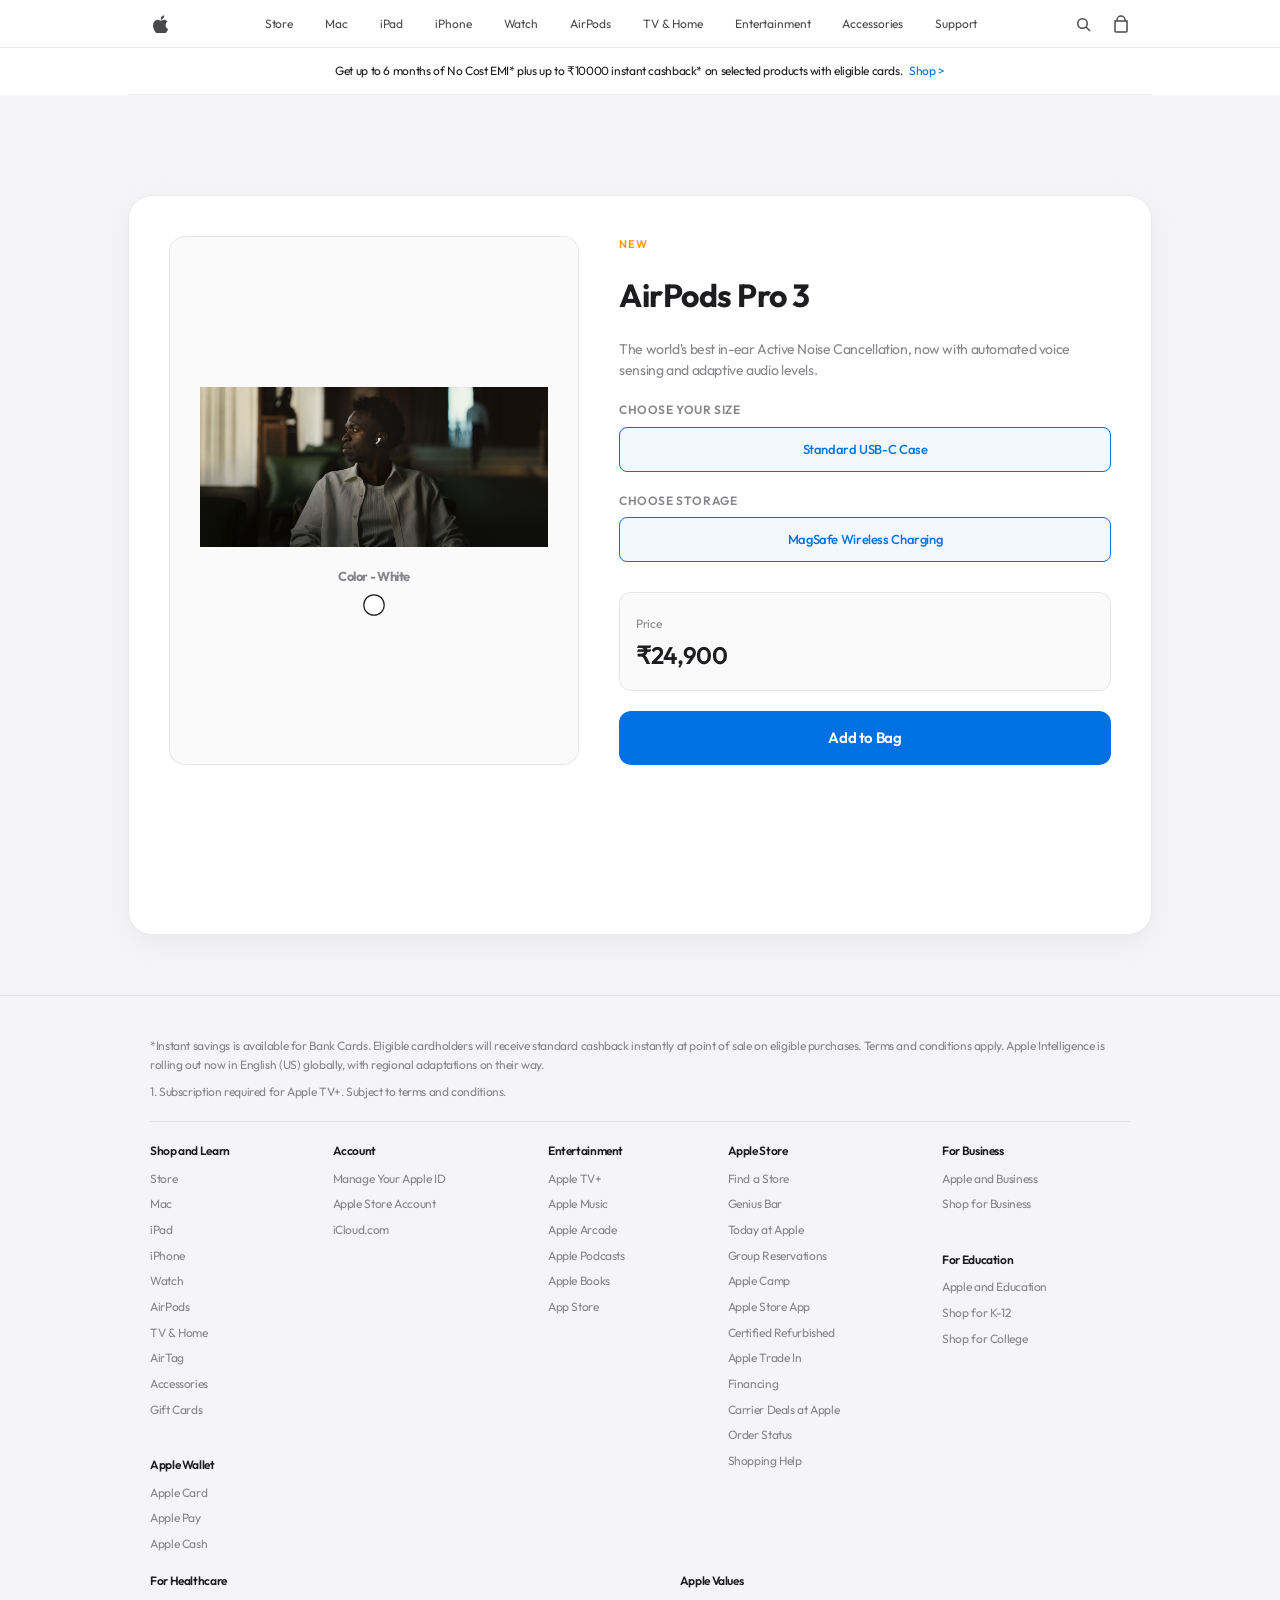
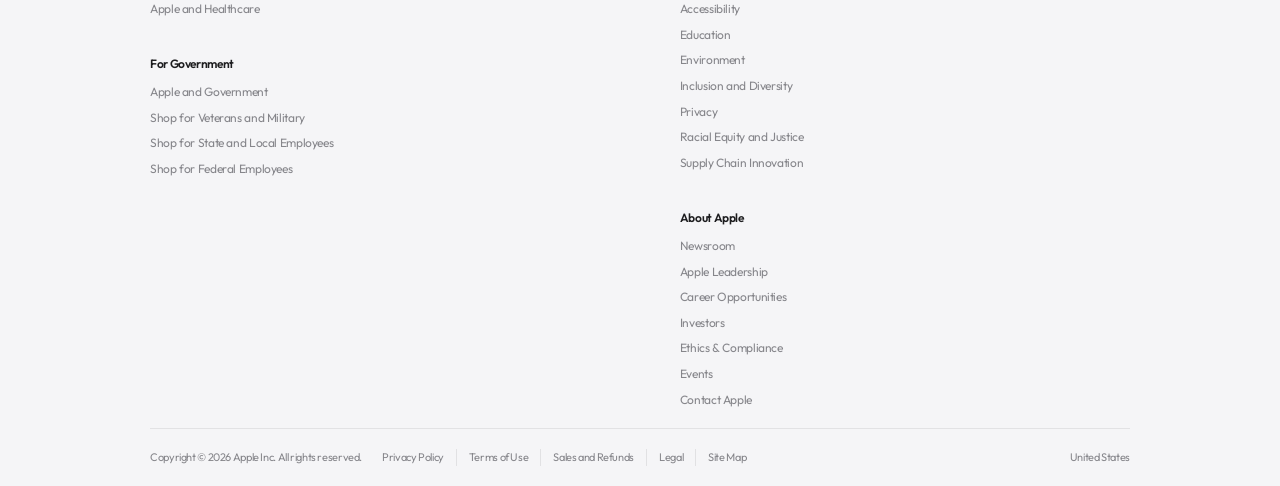
<file: airpods-pro.html>
<!DOCTYPE html>
<html lang="en">

<head>
    <meta charset="UTF-8">
    <meta name="viewport" content="width=device-width, initial-scale=1.0">
    <title>Buy AirPods Pro 3 - Apple (India)</title>
    <link rel="stylesheet" href="styles.css?v=9">
    <!-- Google Fonts for Outfit -->
    <link rel="preconnect" href="https://fonts.googleapis.com">
    <link rel="preconnect" href="https://fonts.gstatic.com" crossorigin>
    <link href="https://fonts.googleapis.com/css2?family=Outfit:wght@300;400;500;600;700&display=swap" rel="stylesheet">
</head>

<body>
    <!-- Top Floating Glass Navigation Bar -->
    <nav class="nav-bar">
        <div class="nav-container">
            <input type="checkbox" id="mobile-menu-checkbox" class="mobile-menu-checkbox">
            <!-- Mobile Menu Toggle Button -->
            <label class="mobile-menu-toggle" for="mobile-menu-checkbox" aria-label="Toggle menu">
                <span class="line line-top"></span>
                <span class="line line-bottom"></span>
            </label>

            <!-- Logo -->
            <a href="index.html" class="nav-logo" id="logo-btn">
                <svg viewBox="0 0 18 18" width="18" height="18" fill="currentColor">
                    <path
                        d="M15.56 10.1c-.04-2.3 1.87-3.4 1.96-3.46-1.07-1.57-2.73-1.78-3.32-1.83-1.42-.15-2.78.84-3.5.84-.72 0-1.85-.82-3.04-.8-1.57.02-3 .92-3.81 2.33-1.64 2.86-.42 7.08 1.17 9.38.78 1.12 1.7 2.38 2.9 2.33 1.17-.05 1.61-.75 3.02-.75s1.82.75 3.04.73c1.24-.02 2.05-1.14 2.8-2.24.88-1.28 1.24-2.52 1.26-2.58-.03-.02-2.43-.93-2.45-3.72M13.27 3.25c.63-.77 1.06-1.84.94-2.91-.92.04-2.03.62-2.69 1.4-.58.67-.92 1.76-.79 2.8 1.02.08 2.07-.52 2.54-1.29" />
                </svg>
            </a>

            <!-- Desktop Links -->
            <ul class="nav-links" id="nav-links-menu">
                <li class="nav-item" data-menu="store">
                    <a href="#">Store</a>
                    <!-- Mega Menu Dropdown -->
                    <div class="mega-menu" id="menu-store">
                        <div class="mega-menu-content">
                            <div class="mega-column">
                                <span class="mega-title">Shop</span>
                                <a href="iphone.html" class="quick-link-item">Shop the Latest</a>
                                <a href="macbook-air.html">Mac</a>
                                <a href="ipad-air.html">iPad</a>
                                <a href="iphone.html">iPhone</a>
                                <a href="watch-11.html">Apple Watch</a>
                                <a href="#">Accessories</a>
                            </div>
                            <div class="mega-column">
                                <span class="mega-title">Quick Links</span>
                                <a href="#">Find a Store</a>
                                <a href="#">Order Status</a>
                                <a href="#">Ways to Buy</a>
                                <a href="#">Apple Trade In</a>
                            </div>
                            <div class="mega-column highlight-column">
                                <span class="mega-title">Special Offers</span>
                                <p>Get standard instant savings with eligible cards.</p>
                                <a href="#" class="cta-link">Learn more &gt;</a>
                            </div>
                        </div>
                    </div>
                </li>
                <li class="nav-item" data-menu="mac">
                    <a href="macbook-air.html">Mac</a>
                    <div class="mega-menu" id="menu-mac">
                        <div class="mega-menu-content">
                            <div class="mega-column">
                                <span class="mega-title">Explore Mac</span>
                                <a href="macbook-air.html">Explore All Mac</a>
                                <a href="macbook-air.html">MacBook Air</a>
                                <a href="macbook-pro.html">MacBook Pro</a>
                                <a href="#">iMac</a>
                                <a href="#">Mac Studio</a>
                                <a href="#">Mac Pro</a>
                            </div>
                            <div class="mega-column">
                                <span class="mega-title">Shop Mac</span>
                                <a href="macbook-air.html">Shop Mac</a>
                                <a href="#">Mac Accessories</a>
                                <a href="#">Financing</a>
                            </div>
                        </div>
                    </div>
                </li>
                <li class="nav-item" data-menu="ipad">
                    <a href="ipad-air.html">iPad</a>
                    <div class="mega-menu" id="menu-ipad">
                        <div class="mega-menu-content">
                            <div class="mega-column">
                                <span class="mega-title">Explore iPad</span>
                                <a href="ipad-air.html">Explore All iPad</a>
                                <a href="ipad-air.html">iPad Pro</a>
                                <a href="ipad-air.html">iPad Air</a>
                                <a href="#">iPad</a>
                                <a href="#">iPad mini</a>
                                <a href="#">Apple Pencil</a>
                            </div>
                            <div class="mega-column">
                                <span class="mega-title">Shop iPad</span>
                                <a href="ipad-air.html">Shop iPad</a>
                                <a href="#">iPad Accessories</a>
                                <a href="#">Financing</a>
                            </div>
                        </div>
                    </div>
                </li>
                <li class="nav-item" data-menu="iphone">
                    <a href="iphone.html">iPhone</a>
                    <div class="mega-menu" id="menu-iphone">
                        <div class="mega-menu-content">
                            <div class="mega-column">
                                <span class="mega-title">Explore iPhone</span>
                                <a href="iphone.html">Explore All iPhone</a>
                                <a href="iphone.html">iPhone 17</a>
                                <a href="iphone.html">iPhone 17 Pro</a>
                            </div>
                            <div class="mega-column">
                                <span class="mega-title">Shop iPhone</span>
                                <a href="iphone.html">Shop iPhone</a>
                                <a href="#">iPhone Accessories</a>
                                <a href="#">Apple Trade In</a>
                                <a href="#">Financing</a>
                            </div>
                        </div>
                    </div>
                </li>
                <li class="nav-item" data-menu="watch">
                    <a href="watch-11.html">Watch</a>
                    <div class="mega-menu" id="menu-watch">
                        <div class="mega-menu-content">
                            <div class="mega-column">
                                <span class="mega-title">Explore Watch</span>
                                <a href="watch-11.html">Explore All Apple Watch</a>
                                <a href="watch-ultra.html">Apple Watch Ultra 3</a>
                                <a href="watch-11.html">Apple Watch Series 11</a>
                                <a href="#">Apple Watch SE</a>
                            </div>
                            <div class="mega-column">
                                <span class="mega-title">Shop Watch</span>
                                <a href="watch-11.html">Shop Apple Watch</a>
                                <a href="#">Apple Watch Bands</a>
                                <a href="#">Financing</a>
                            </div>
                        </div>
                    </div>
                </li>
                <li class="nav-item" data-menu="airpods">
                    <a href="airpods-pro.html">AirPods</a>
                    <div class="mega-menu" id="menu-airpods">
                        <div class="mega-menu-content">
                            <div class="mega-column">
                                <span class="mega-title">Explore AirPods</span>
                                <a href="airpods-pro.html">Explore All AirPods</a>
                                <a href="airpods-pro.html">AirPods Pro 2</a>
                                <a href="airpods-pro.html">AirPods Pro 3</a>
                                <a href="#">AirPods 4</a>
                                <a href="#">AirPods Max</a>
                            </div>
                            <div class="mega-column">
                                <span class="mega-title">Shop AirPods</span>
                                <a href="airpods-pro.html">Shop AirPods</a>
                                <a href="#">AirPods Accessories</a>
                            </div>
                        </div>
                    </div>
                </li>
                <li class="nav-item"><a href="#">TV & Home</a></li>
                <li class="nav-item"><a href="#">Entertainment</a></li>
                <li class="nav-item"><a href="#">Accessories</a></li>
                <li class="nav-item"><a href="#">Support</a></li>
            </ul>

            <!-- Icons (Search & Bag) -->
            <div class="nav-icons">
                <div class="nav-icon-btn" id="search-btn" aria-label="Search">
                    <svg viewBox="0 0 18 18" width="18" height="18" fill="none" stroke="currentColor"
                        stroke-width="1.5">
                        <circle cx="8.5" cy="8.5" r="4.75" />
                        <line x1="12" y1="12" x2="16" y2="16" />
                    </svg>
                </div>
                <a href="bag.html" class="nav-icon-btn" id="bag-btn" aria-label="Shopping Bag">
                    <svg viewBox="0 0 18 18" width="18" height="18" fill="none" stroke="currentColor"
                        stroke-width="1.5">
                        <path d="M5 6V5a4 4 0 0 1 8 0v1M3 6h12v10a1 1 0 0 1-1 1H4a1 1 0 0 1-1-1V6z" />
                    </svg>
                    <span class="bag-badge" id="cart-badge" style="display: flex;">1</span>
                </a>
            </div>
        </div>
    </nav>

    <!-- Announcement Bar -->
    <div class="announcement-bar">
        <p>Get up to 6 months of No Cost EMI* plus up to ₹10000 instant cashback* on selected products with eligible
            cards. <a href="#">Shop &gt;</a></p>
    </div>

    <!-- MAIN PRODUCT DETAILS -->
    <main style="padding: 100px 20px 60px 20px; display: flex; justify-content: center; background-color: #f5f5f7; min-height: 100vh;">
        <div class="modal-card" style="box-shadow: 0 8px 30px rgba(0,0,0,0.05); transform: none; max-height: none; width: 100%; max-width: 1024px; padding: 40px;">
            <div class="modal-grid">
                <!-- Left: Product Gallery -->
                <div class="modal-gallery">
                    <img src="assets/airpods pro 3.jpg" alt="AirPods Pro 3" id="modal-product-img" style="max-height: 350px; width: auto; object-fit: contain; display: block; margin: 0 auto 20px auto;">
                    <div class="gallery-info">
                        <h4 id="modal-color-display">Color - White</h4>
                        <div class="modal-color-circles" id="modal-color-picker">
                            <input type="radio" name="color" id="color-white" class="color-radio" checked>
                            <label for="color-white" class="modal-color-dot" style="background-color: #ffffff; border: 1px solid #d2d2d7;" aria-label="White"></label>
                        </div>
                    </div>
                </div>
                <!-- Right: Buying Options -->
                <div class="modal-buying-options">
                    <span class="modal-tag">New</span>
                    <h3 id="modal-product-name">AirPods Pro 3</h3>
                    <p class="modal-description" id="modal-product-desc">The world's best in-ear Active Noise Cancellation, now with automated voice sensing and adaptive audio levels.</p>

                    <div class="option-section">
                        <span class="option-title">Choose your size</span>
                        <div class="option-group" id="size-options">
                            <input type="radio" name="size" id="size-std" class="option-radio" checked>
                            <label for="size-std" class="opt-btn">Standard USB-C Case</label>
                        </div>
                    </div>

                    <div class="option-section">
                        <span class="option-title">Choose storage</span>
                        <div class="option-group" id="storage-options">
                            <input type="radio" name="storage" id="storage-magsafe" class="option-radio" checked>
                            <label for="storage-magsafe" class="opt-btn">MagSafe Wireless Charging</label>
                        </div>
                    </div>

                    <div class="price-box">
                        <span class="price-label">Price</span>
                        <h4 id="modal-product-price">₹24,900</h4>
                    </div>

                    <a href="bag.html" class="add-to-cart-btn" style="text-decoration: none; text-align: center; display: block;">Add to Bag</a>
                </div>
            </div>
        </div>
    </main>

    <!-- Apple Site Footer -->
    <footer class="site-footer">
        <div class="footer-container">
            <!-- Disclaimers -->
            <div class="footer-disclaimer">
                <p>*Instant savings is available for Bank Cards. Eligible cardholders will receive standard cashback
                    instantly at point of sale on eligible purchases. Terms and conditions apply. Apple Intelligence is
                    rolling out now in English (US) globally, with regional adaptations on their way.</p>
                <p>1. Subscription required for Apple TV+. Subject to terms and conditions.</p>
            </div>
            <div class="footer-divider"></div>

            <!-- Footer Link Columns -->
            <div class="footer-directory">
                <div class="directory-col">
                    <span class="directory-title">Shop and Learn</span>
                    <ul>
                        <li><a href="iphone.html">Store</a></li>
                        <li><a href="macbook-air.html">Mac</a></li>
                        <li><a href="ipad-air.html">iPad</a></li>
                        <li><a href="iphone.html">iPhone</a></li>
                        <li><a href="watch-11.html">Watch</a></li>
                        <li><a href="airpods-pro.html">AirPods</a></li>
                        <li><a href="#">TV & Home</a></li>
                        <li><a href="#">AirTag</a></li>
                        <li><a href="#">Accessories</a></li>
                        <li><a href="#">Gift Cards</a></li>
                    </ul>
                    <br>
                    <span class="directory-title">Apple Wallet</span>
                    <ul>
                        <li><a href="#">Apple Card</a></li>
                        <li><a href="#">Apple Pay</a></li>
                        <li><a href="#">Apple Cash</a></li>
                    </ul>
                </div>
                <div class="directory-col">
                    <span class="directory-title">Account</span>
                    <ul>
                        <li><a href="#">Manage Your Apple ID</a></li>
                        <li><a href="#">Apple Store Account</a></li>
                        <li><a href="#">iCloud.com</a></li>
                    </ul>
                </div>
                <div class="directory-col">
                    <span class="directory-title">Entertainment</span>
                    <ul>
                        <li><a href="#">Apple TV+</a></li>
                        <li><a href="#">Apple Music</a></li>
                        <li><a href="#">Apple Arcade</a></li>
                        <li><a href="#">Apple Podcasts</a></li>
                        <li><a href="#">Apple Books</a></li>
                        <li><a href="#">App Store</a></li>
                    </ul>
                </div>
                <div class="directory-col">
                    <span class="directory-title">Apple Store</span>
                    <ul>
                        <li><a href="#">Find a Store</a></li>
                        <li><a href="#">Genius Bar</a></li>
                        <li><a href="#">Today at Apple</a></li>
                        <li><a href="#">Group Reservations</a></li>
                        <li><a href="#">Apple Camp</a></li>
                        <li><a href="#">Apple Store App</a></li>
                        <li><a href="#">Certified Refurbished</a></li>
                        <li><a href="#">Apple Trade In</a></li>
                        <li><a href="#">Financing</a></li>
                        <li><a href="#">Carrier Deals at Apple</a></li>
                        <li><a href="#">Order Status</a></li>
                        <li><a href="#">Shopping Help</a></li>
                    </ul>
                </div>
                <div class="directory-col">
                    <span class="directory-title">For Business</span>
                    <ul>
                        <li><a href="#">Apple and Business</a></li>
                        <li><a href="#">Shop for Business</a></li>
                    </ul>
                    <br>
                    <span class="directory-title">For Education</span>
                    <ul>
                        <li><a href="#">Apple and Education</a></li>
                        <li><a href="#">Shop for K-12</a></li>
                        <li><a href="#">Shop for College</a></li>
                    </ul>
                </div>
                <div class="directory-col">
                    <span class="directory-title">For Healthcare</span>
                    <ul>
                        <li><a href="#">Apple and Healthcare</a></li>
                    </ul>
                    <br>
                    <span class="directory-title">For Government</span>
                    <ul>
                        <li><a href="#">Apple and Government</a></li>
                        <li><a href="#">Shop for Veterans and Military</a></li>
                        <li><a href="#">Shop for State and Local Employees</a></li>
                        <li><a href="#">Shop for Federal Employees</a></li>
                    </ul>
                </div>
                <div class="directory-col">
                    <span class="directory-title">Apple Values</span>
                    <ul>
                        <li><a href="#">Accessibility</a></li>
                        <li><a href="#">Education</a></li>
                        <li><a href="#">Environment</a></li>
                        <li><a href="#">Inclusion and Diversity</a></li>
                        <li><a href="#">Privacy</a></li>
                        <li><a href="#">Racial Equity and Justice</a></li>
                        <li><a href="#">Supply Chain Innovation</a></li>
                    </ul>
                    <br>
                    <span class="directory-title">About Apple</span>
                    <ul>
                        <li><a href="#">Newsroom</a></li>
                        <li><a href="#">Apple Leadership</a></li>
                        <li><a href="#">Career Opportunities</a></li>
                        <li><a href="#">Investors</a></li>
                        <li><a href="#">Ethics & Compliance</a></li>
                        <li><a href="#">Events</a></li>
                        <li><a href="#">Contact Apple</a></li>
                    </ul>
                </div>
            </div>
            <div class="footer-divider"></div>

            <!-- Copyright and legal -->
            <div class="footer-bottom">
                <div class="bottom-left">
                    <p>Copyright &copy; 2026 Apple Inc. All rights reserved.</p>
                    <div class="legal-links">
                        <a href="#">Privacy Policy</a>
                        <a href="#">Terms of Use</a>
                        <a href="#">Sales and Refunds</a>
                        <a href="#">Legal</a>
                        <a href="#">Site Map</a>
                    </div>
                </div>
                <div class="bottom-right">
                    <a href="#" class="region-selector">United States</a>
                </div>
            </div>
        </div>
    </footer>
</body>

</html>
</file>
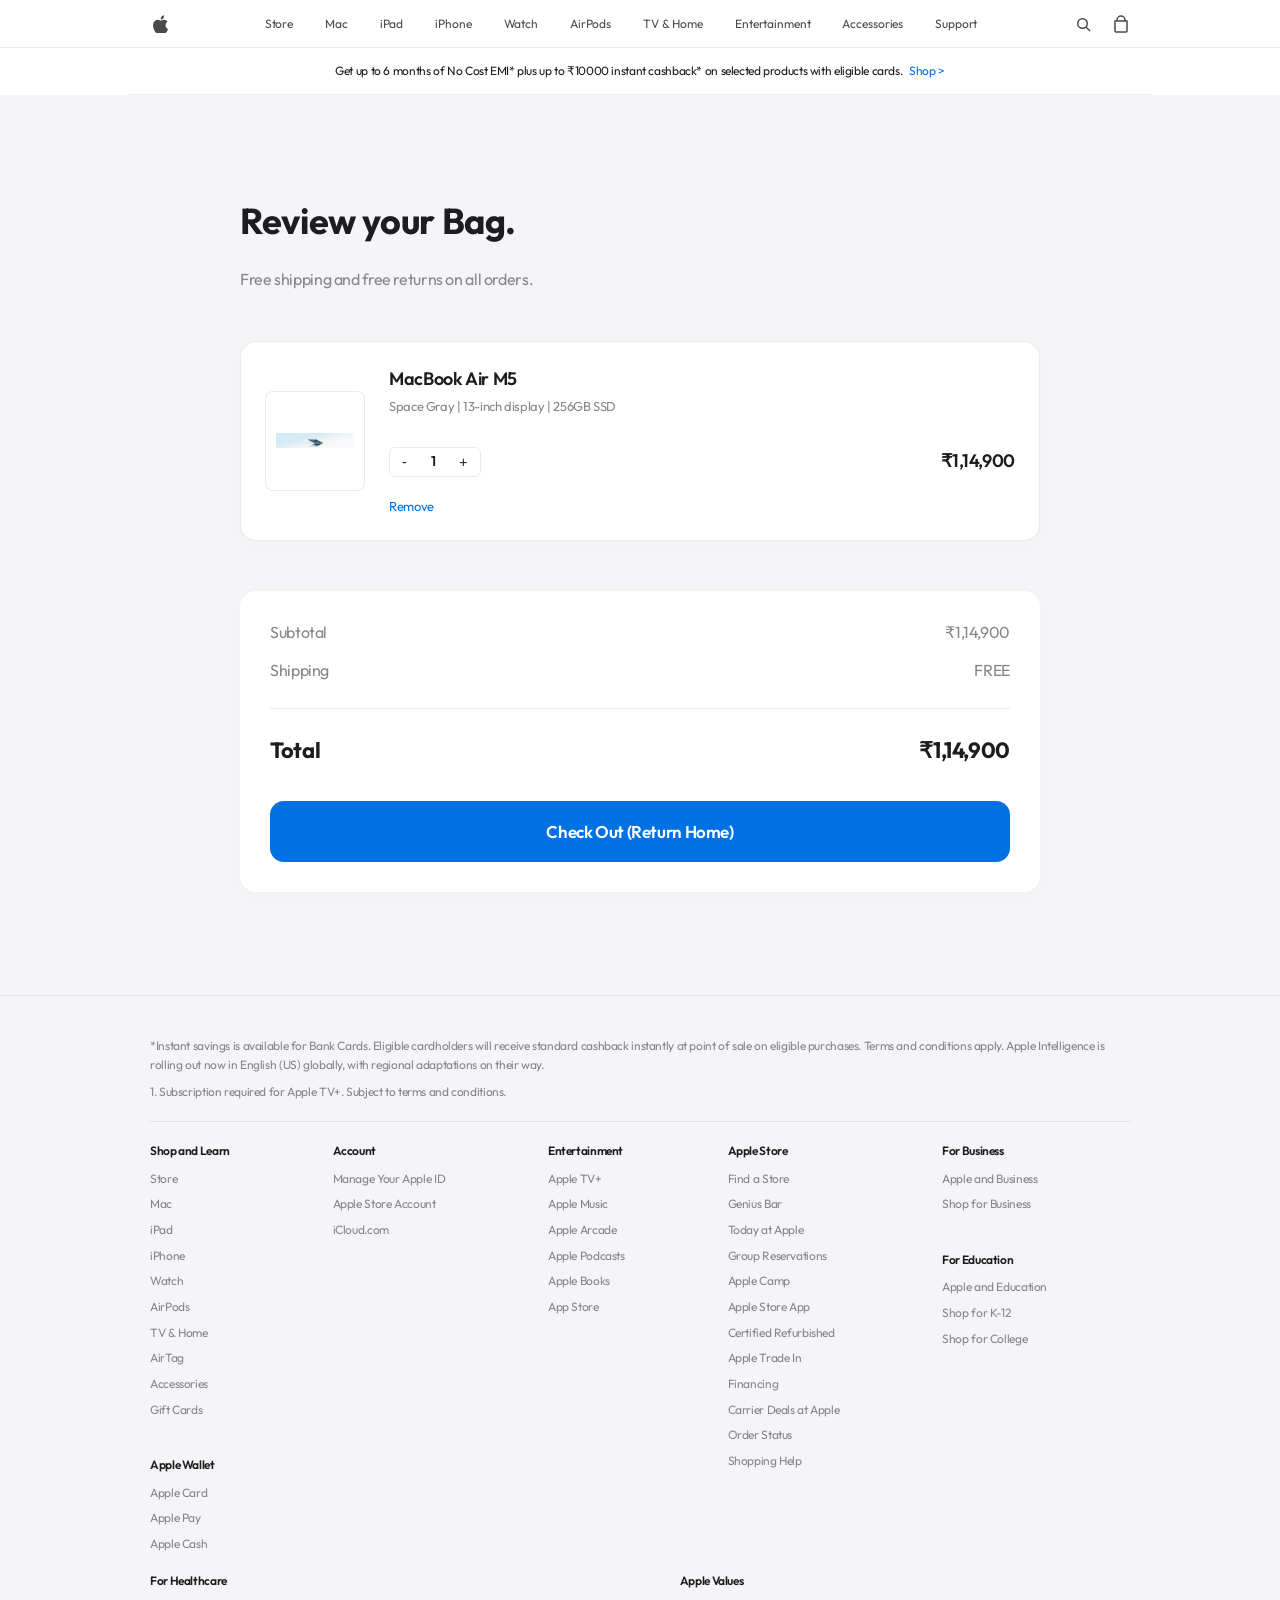
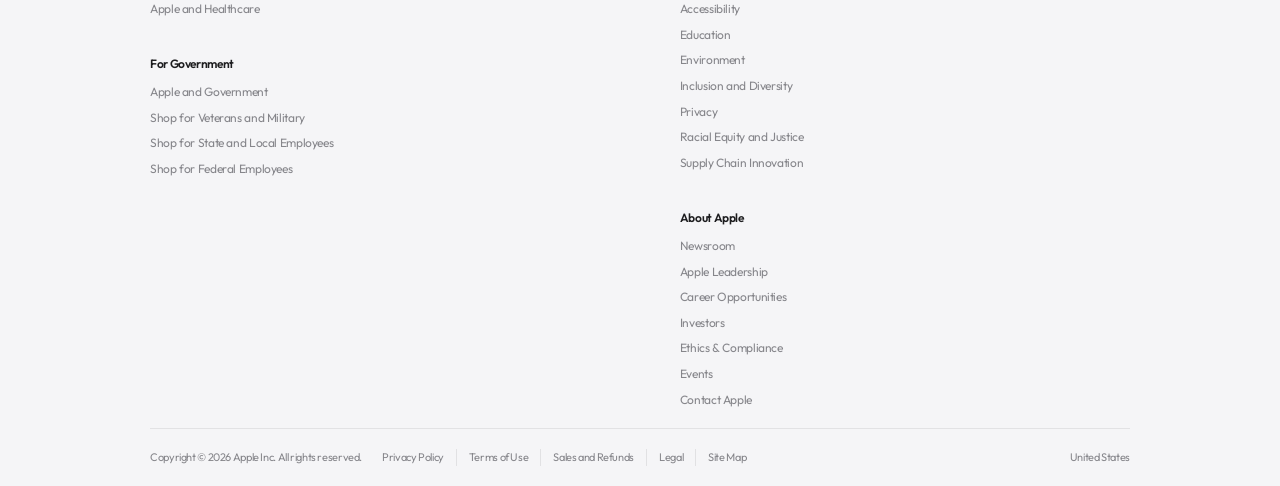
<file: bag.html>
<!DOCTYPE html>
<html lang="en">

<head>
    <meta charset="UTF-8">
    <meta name="viewport" content="width=device-width, initial-scale=1.0">
    <title>Shopping Bag - Apple (India)</title>
    <link rel="stylesheet" href="styles.css?v=9">
    <!-- Google Fonts for Outfit -->
    <link rel="preconnect" href="https://fonts.googleapis.com">
    <link rel="preconnect" href="https://fonts.gstatic.com" crossorigin>
    <link href="https://fonts.googleapis.com/css2?family=Outfit:wght@300;400;500;600;700&display=swap" rel="stylesheet">
</head>

<body>
    <!-- Top Floating Glass Navigation Bar -->
    <nav class="nav-bar">
        <div class="nav-container">
            <input type="checkbox" id="mobile-menu-checkbox" class="mobile-menu-checkbox">
            <!-- Mobile Menu Toggle Button -->
            <label class="mobile-menu-toggle" for="mobile-menu-checkbox" aria-label="Toggle menu">
                <span class="line line-top"></span>
                <span class="line line-bottom"></span>
            </label>

            <!-- Logo -->
            <a href="index.html" class="nav-logo" id="logo-btn">
                <svg viewBox="0 0 18 18" width="18" height="18" fill="currentColor">
                    <path
                        d="M15.56 10.1c-.04-2.3 1.87-3.4 1.96-3.46-1.07-1.57-2.73-1.78-3.32-1.83-1.42-.15-2.78.84-3.5.84-.72 0-1.85-.82-3.04-.8-1.57.02-3 .92-3.81 2.33-1.64 2.86-.42 7.08 1.17 9.38.78 1.12 1.7 2.38 2.9 2.33 1.17-.05 1.61-.75 3.02-.75s1.82.75 3.04.73c1.24-.02 2.05-1.14 2.8-2.24.88-1.28 1.24-2.52 1.26-2.58-.03-.02-2.43-.93-2.45-3.72M13.27 3.25c.63-.77 1.06-1.84.94-2.91-.92.04-2.03.62-2.69 1.4-.58.67-.92 1.76-.79 2.8 1.02.08 2.07-.52 2.54-1.29" />
                </svg>
            </a>

            <!-- Desktop Links -->
            <ul class="nav-links" id="nav-links-menu">
                <li class="nav-item" data-menu="store">
                    <a href="#">Store</a>
                    <!-- Mega Menu Dropdown -->
                    <div class="mega-menu" id="menu-store">
                        <div class="mega-menu-content">
                            <div class="mega-column">
                                <span class="mega-title">Shop</span>
                                <a href="iphone.html" class="quick-link-item">Shop the Latest</a>
                                <a href="macbook-air.html">Mac</a>
                                <a href="ipad-air.html">iPad</a>
                                <a href="iphone.html">iPhone</a>
                                <a href="watch-11.html">Apple Watch</a>
                                <a href="#">Accessories</a>
                            </div>
                            <div class="mega-column">
                                <span class="mega-title">Quick Links</span>
                                <a href="#">Find a Store</a>
                                <a href="#">Order Status</a>
                                <a href="#">Ways to Buy</a>
                                <a href="#">Apple Trade In</a>
                            </div>
                            <div class="mega-column highlight-column">
                                <span class="mega-title">Special Offers</span>
                                <p>Get standard instant savings with eligible cards.</p>
                                <a href="#" class="cta-link">Learn more &gt;</a>
                            </div>
                        </div>
                    </div>
                </li>
                <li class="nav-item" data-menu="mac">
                    <a href="macbook-air.html">Mac</a>
                    <div class="mega-menu" id="menu-mac">
                        <div class="mega-menu-content">
                            <div class="mega-column">
                                <span class="mega-title">Explore Mac</span>
                                <a href="macbook-air.html">Explore All Mac</a>
                                <a href="macbook-air.html">MacBook Air</a>
                                <a href="macbook-pro.html">MacBook Pro</a>
                                <a href="#">iMac</a>
                                <a href="#">Mac Studio</a>
                                <a href="#">Mac Pro</a>
                            </div>
                            <div class="mega-column">
                                <span class="mega-title">Shop Mac</span>
                                <a href="macbook-air.html">Shop Mac</a>
                                <a href="#">Mac Accessories</a>
                                <a href="#">Financing</a>
                            </div>
                        </div>
                    </div>
                </li>
                <li class="nav-item" data-menu="ipad">
                    <a href="ipad-air.html">iPad</a>
                    <div class="mega-menu" id="menu-ipad">
                        <div class="mega-menu-content">
                            <div class="mega-column">
                                <span class="mega-title">Explore iPad</span>
                                <a href="ipad-air.html">Explore All iPad</a>
                                <a href="ipad-air.html">iPad Pro</a>
                                <a href="ipad-air.html">iPad Air</a>
                                <a href="#">iPad</a>
                                <a href="#">iPad mini</a>
                                <a href="#">Apple Pencil</a>
                            </div>
                            <div class="mega-column">
                                <span class="mega-title">Shop iPad</span>
                                <a href="ipad-air.html">Shop iPad</a>
                                <a href="#">iPad Accessories</a>
                                <a href="#">Financing</a>
                            </div>
                        </div>
                    </div>
                </li>
                <li class="nav-item" data-menu="iphone">
                    <a href="iphone.html">iPhone</a>
                    <div class="mega-menu" id="menu-iphone">
                        <div class="mega-menu-content">
                            <div class="mega-column">
                                <span class="mega-title">Explore iPhone</span>
                                <a href="iphone.html">Explore All iPhone</a>
                                <a href="iphone.html">iPhone 17</a>
                                <a href="iphone.html">iPhone 17 Pro</a>
                            </div>
                            <div class="mega-column">
                                <span class="mega-title">Shop iPhone</span>
                                <a href="iphone.html">Shop iPhone</a>
                                <a href="#">iPhone Accessories</a>
                                <a href="#">Apple Trade In</a>
                                <a href="#">Financing</a>
                            </div>
                        </div>
                    </div>
                </li>
                <li class="nav-item" data-menu="watch">
                    <a href="watch-11.html">Watch</a>
                    <div class="mega-menu" id="menu-watch">
                        <div class="mega-menu-content">
                            <div class="mega-column">
                                <span class="mega-title">Explore Watch</span>
                                <a href="watch-11.html">Explore All Apple Watch</a>
                                <a href="watch-ultra.html">Apple Watch Ultra 3</a>
                                <a href="watch-11.html">Apple Watch Series 11</a>
                                <a href="#">Apple Watch SE</a>
                            </div>
                            <div class="mega-column">
                                <span class="mega-title">Shop Watch</span>
                                <a href="watch-11.html">Shop Apple Watch</a>
                                <a href="#">Apple Watch Bands</a>
                                <a href="#">Financing</a>
                            </div>
                        </div>
                    </div>
                </li>
                <li class="nav-item" data-menu="airpods">
                    <a href="airpods-pro.html">AirPods</a>
                    <div class="mega-menu" id="menu-airpods">
                        <div class="mega-menu-content">
                            <div class="mega-column">
                                <span class="mega-title">Explore AirPods</span>
                                <a href="airpods-pro.html">Explore All AirPods</a>
                                <a href="airpods-pro.html">AirPods Pro 2</a>
                                <a href="airpods-pro.html">AirPods Pro 3</a>
                                <a href="#">AirPods 4</a>
                                <a href="#">AirPods Max</a>
                            </div>
                            <div class="mega-column">
                                <span class="mega-title">Shop AirPods</span>
                                <a href="airpods-pro.html">Shop AirPods</a>
                                <a href="#">AirPods Accessories</a>
                            </div>
                        </div>
                    </div>
                </li>
                <li class="nav-item"><a href="#">TV & Home</a></li>
                <li class="nav-item"><a href="#">Entertainment</a></li>
                <li class="nav-item"><a href="#">Accessories</a></li>
                <li class="nav-item"><a href="#">Support</a></li>
            </ul>

            <!-- Icons (Search & Bag) -->
            <div class="nav-icons">
                <div class="nav-icon-btn" id="search-btn" aria-label="Search">
                    <svg viewBox="0 0 18 18" width="18" height="18" fill="none" stroke="currentColor"
                        stroke-width="1.5">
                        <circle cx="8.5" cy="8.5" r="4.75" />
                        <line x1="12" y1="12" x2="16" y2="16" />
                    </svg>
                </div>
                <a href="bag.html" class="nav-icon-btn" id="bag-btn" aria-label="Shopping Bag">
                    <svg viewBox="0 0 18 18" width="18" height="18" fill="none" stroke="currentColor"
                        stroke-width="1.5">
                        <path d="M5 6V5a4 4 0 0 1 8 0v1M3 6h12v10a1 1 0 0 1-1 1H4a1 1 0 0 1-1-1V6z" />
                    </svg>
                    <span class="bag-badge" id="cart-badge" style="display: flex;">1</span>
                </a>
            </div>
        </div>
    </nav>

    <!-- Announcement Bar -->
    <div class="announcement-bar">
        <p>Get up to 6 months of No Cost EMI* plus up to ₹10000 instant cashback* on selected products with eligible
            cards. <a href="#">Shop &gt;</a></p>
    </div>

    <!-- MAIN PRODUCT DETAILS -->
    <main style="padding: 100px 20px 60px 20px; display: flex; justify-content: center; background-color: #f5f5f7; min-height: 100vh;">
        <div style="width: 100%; max-width: 800px; display: flex; flex-direction: column; gap: 30px;">
            <h2 style="font-size: 36px; font-weight: 700; color: var(--text-dark); margin-bottom: 10px;">Review your Bag.</h2>
            <p style="color: var(--text-gray); font-size: 16px; margin-top: -20px; margin-bottom: 20px;">Free shipping and free returns on all orders.</p>
            
            <div style="display: flex; flex-direction: column; gap: 20px;">
                <!-- Product 1 in Bag -->
                <div class="cart-item" style="padding: 24px; background: white; border-radius: 16px; box-shadow: 0 4px 20px rgba(0,0,0,0.02); display: flex; gap: 24px; align-items: center;">
                    <img src="assets/macbookair.png" alt="MacBook Air" class="cart-item-img" style="width: 100px; height: 100px; padding: 10px;">
                    <div class="cart-item-details" style="gap: 10px;">
                        <div>
                            <h4 class="cart-item-title" style="font-size: 18px; font-weight: 600;">MacBook Air M5</h4>
                            <p class="cart-item-meta" style="font-size: 13px; margin-top: 4px;">Space Gray | 13-inch display | 256GB SSD</p>
                        </div>
                        <div class="cart-item-row" style="margin-top: 15px;">
                            <div class="cart-qty-ctrl">
                                <button class="qty-btn" style="padding: 6px 12px; background: none; border: none; font-size: 14px; cursor: pointer;">-</button>
                                <span class="qty-val" style="padding: 0 12px; font-size: 14px; font-weight: 600;">1</span>
                                <button class="qty-btn" style="padding: 6px 12px; background: none; border: none; font-size: 14px; cursor: pointer;">+</button>
                            </div>
                            <span class="cart-item-price" style="font-size: 18px; font-weight: 600; color: var(--text-dark);">₹1,14,900</span>
                        </div>
                        <a href="#" style="font-size: 13px; color: var(--accent-blue); text-decoration: none; margin-top: 10px; width: fit-content;">Remove</a>
                    </div>
                </div>
            </div>
            
            <!-- Summary Block -->
            <div style="background: white; border-radius: 16px; padding: 30px; box-shadow: 0 4px 20px rgba(0,0,0,0.02); display: flex; flex-direction: column; gap: 15px; margin-top: 20px;">
                <div style="display: flex; justify-content: space-between; font-size: 16px; color: var(--text-gray);">
                    <span>Subtotal</span>
                    <span>₹1,14,900</span>
                </div>
                <div style="display: flex; justify-content: space-between; font-size: 16px; color: var(--text-gray);">
                    <span>Shipping</span>
                    <span>FREE</span>
                </div>
                <hr style="border: none; border-top: 1px solid var(--glass-border); margin: 10px 0;">
                <div style="display: flex; justify-content: space-between; font-size: 22px; font-weight: 700; color: var(--text-dark);">
                    <span>Total</span>
                    <span>₹1,14,900</span>
                </div>
                
                <a href="index.html" class="add-to-cart-btn" style="margin-top: 20px; font-size: 17px; padding: 18px; border-radius: 14px; text-decoration: none; text-align: center; display: block;">Check Out (Return Home)</a>
            </div>
        </div>
    </main>

    <!-- Apple Site Footer -->
    <footer class="site-footer">
        <div class="footer-container">
            <!-- Disclaimers -->
            <div class="footer-disclaimer">
                <p>*Instant savings is available for Bank Cards. Eligible cardholders will receive standard cashback
                    instantly at point of sale on eligible purchases. Terms and conditions apply. Apple Intelligence is
                    rolling out now in English (US) globally, with regional adaptations on their way.</p>
                <p>1. Subscription required for Apple TV+. Subject to terms and conditions.</p>
            </div>
            <div class="footer-divider"></div>

            <!-- Footer Link Columns -->
            <div class="footer-directory">
                <div class="directory-col">
                    <span class="directory-title">Shop and Learn</span>
                    <ul>
                        <li><a href="iphone.html">Store</a></li>
                        <li><a href="macbook-air.html">Mac</a></li>
                        <li><a href="ipad-air.html">iPad</a></li>
                        <li><a href="iphone.html">iPhone</a></li>
                        <li><a href="watch-11.html">Watch</a></li>
                        <li><a href="airpods-pro.html">AirPods</a></li>
                        <li><a href="#">TV & Home</a></li>
                        <li><a href="#">AirTag</a></li>
                        <li><a href="#">Accessories</a></li>
                        <li><a href="#">Gift Cards</a></li>
                    </ul>
                    <br>
                    <span class="directory-title">Apple Wallet</span>
                    <ul>
                        <li><a href="#">Apple Card</a></li>
                        <li><a href="#">Apple Pay</a></li>
                        <li><a href="#">Apple Cash</a></li>
                    </ul>
                </div>
                <div class="directory-col">
                    <span class="directory-title">Account</span>
                    <ul>
                        <li><a href="#">Manage Your Apple ID</a></li>
                        <li><a href="#">Apple Store Account</a></li>
                        <li><a href="#">iCloud.com</a></li>
                    </ul>
                </div>
                <div class="directory-col">
                    <span class="directory-title">Entertainment</span>
                    <ul>
                        <li><a href="#">Apple TV+</a></li>
                        <li><a href="#">Apple Music</a></li>
                        <li><a href="#">Apple Arcade</a></li>
                        <li><a href="#">Apple Podcasts</a></li>
                        <li><a href="#">Apple Books</a></li>
                        <li><a href="#">App Store</a></li>
                    </ul>
                </div>
                <div class="directory-col">
                    <span class="directory-title">Apple Store</span>
                    <ul>
                        <li><a href="#">Find a Store</a></li>
                        <li><a href="#">Genius Bar</a></li>
                        <li><a href="#">Today at Apple</a></li>
                        <li><a href="#">Group Reservations</a></li>
                        <li><a href="#">Apple Camp</a></li>
                        <li><a href="#">Apple Store App</a></li>
                        <li><a href="#">Certified Refurbished</a></li>
                        <li><a href="#">Apple Trade In</a></li>
                        <li><a href="#">Financing</a></li>
                        <li><a href="#">Carrier Deals at Apple</a></li>
                        <li><a href="#">Order Status</a></li>
                        <li><a href="#">Shopping Help</a></li>
                    </ul>
                </div>
                <div class="directory-col">
                    <span class="directory-title">For Business</span>
                    <ul>
                        <li><a href="#">Apple and Business</a></li>
                        <li><a href="#">Shop for Business</a></li>
                    </ul>
                    <br>
                    <span class="directory-title">For Education</span>
                    <ul>
                        <li><a href="#">Apple and Education</a></li>
                        <li><a href="#">Shop for K-12</a></li>
                        <li><a href="#">Shop for College</a></li>
                    </ul>
                </div>
                <div class="directory-col">
                    <span class="directory-title">For Healthcare</span>
                    <ul>
                        <li><a href="#">Apple and Healthcare</a></li>
                    </ul>
                    <br>
                    <span class="directory-title">For Government</span>
                    <ul>
                        <li><a href="#">Apple and Government</a></li>
                        <li><a href="#">Shop for Veterans and Military</a></li>
                        <li><a href="#">Shop for State and Local Employees</a></li>
                        <li><a href="#">Shop for Federal Employees</a></li>
                    </ul>
                </div>
                <div class="directory-col">
                    <span class="directory-title">Apple Values</span>
                    <ul>
                        <li><a href="#">Accessibility</a></li>
                        <li><a href="#">Education</a></li>
                        <li><a href="#">Environment</a></li>
                        <li><a href="#">Inclusion and Diversity</a></li>
                        <li><a href="#">Privacy</a></li>
                        <li><a href="#">Racial Equity and Justice</a></li>
                        <li><a href="#">Supply Chain Innovation</a></li>
                    </ul>
                    <br>
                    <span class="directory-title">About Apple</span>
                    <ul>
                        <li><a href="#">Newsroom</a></li>
                        <li><a href="#">Apple Leadership</a></li>
                        <li><a href="#">Career Opportunities</a></li>
                        <li><a href="#">Investors</a></li>
                        <li><a href="#">Ethics & Compliance</a></li>
                        <li><a href="#">Events</a></li>
                        <li><a href="#">Contact Apple</a></li>
                    </ul>
                </div>
            </div>
            <div class="footer-divider"></div>

            <!-- Copyright and legal -->
            <div class="footer-bottom">
                <div class="bottom-left">
                    <p>Copyright &copy; 2026 Apple Inc. All rights reserved.</p>
                    <div class="legal-links">
                        <a href="#">Privacy Policy</a>
                        <a href="#">Terms of Use</a>
                        <a href="#">Sales and Refunds</a>
                        <a href="#">Legal</a>
                        <a href="#">Site Map</a>
                    </div>
                </div>
                <div class="bottom-right">
                    <a href="#" class="region-selector">United States</a>
                </div>
            </div>
        </div>
    </footer>
</body>

</html>
</file>
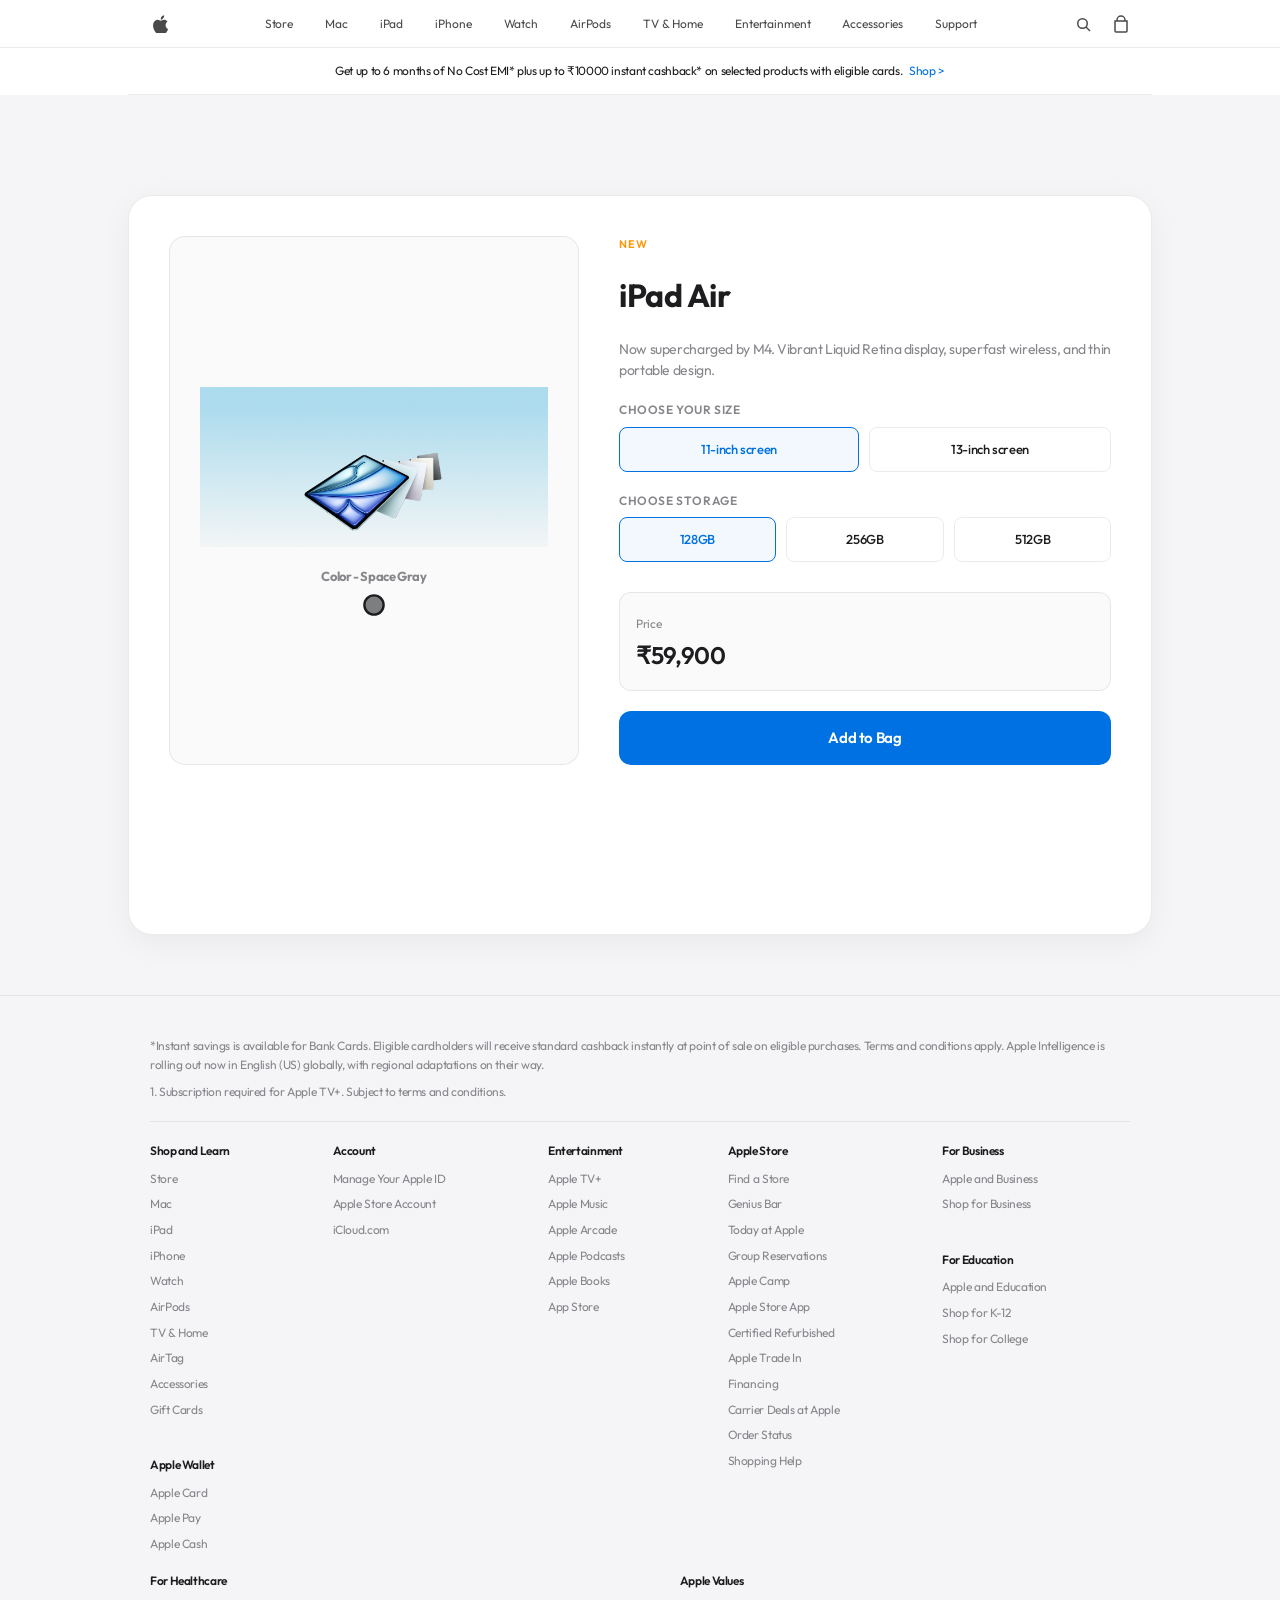
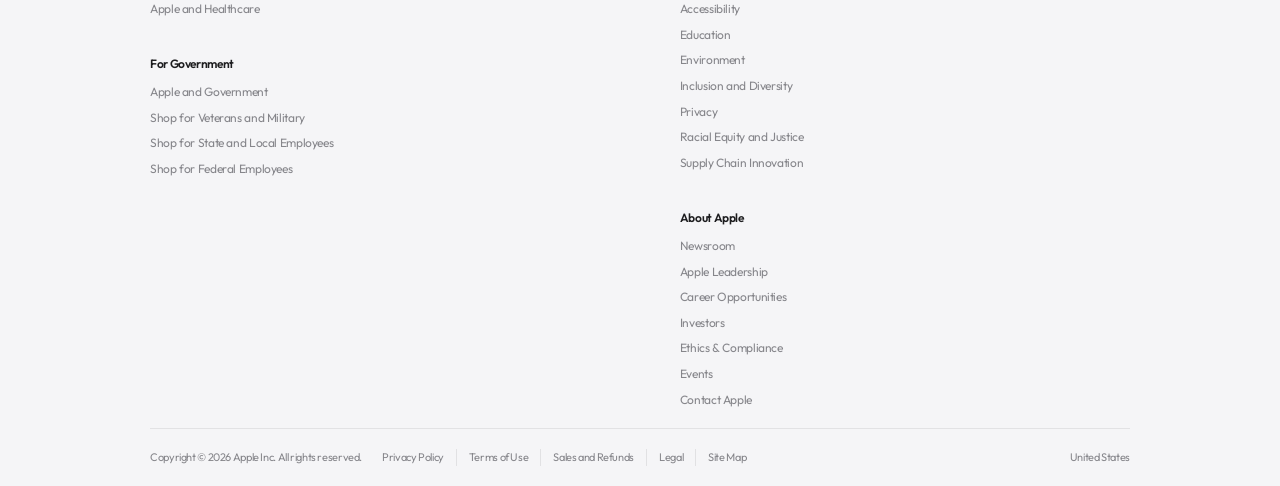
<file: ipad-air.html>
<!DOCTYPE html>
<html lang="en">

<head>
    <meta charset="UTF-8">
    <meta name="viewport" content="width=device-width, initial-scale=1.0">
    <title>Buy iPad Air - Apple (India)</title>
    <link rel="stylesheet" href="styles.css?v=9">
    <!-- Google Fonts for Outfit -->
    <link rel="preconnect" href="https://fonts.googleapis.com">
    <link rel="preconnect" href="https://fonts.gstatic.com" crossorigin>
    <link href="https://fonts.googleapis.com/css2?family=Outfit:wght@300;400;500;600;700&display=swap" rel="stylesheet">
</head>

<body>
    <!-- Top Floating Glass Navigation Bar -->
    <nav class="nav-bar">
        <div class="nav-container">
            <input type="checkbox" id="mobile-menu-checkbox" class="mobile-menu-checkbox">
            <!-- Mobile Menu Toggle Button -->
            <label class="mobile-menu-toggle" for="mobile-menu-checkbox" aria-label="Toggle menu">
                <span class="line line-top"></span>
                <span class="line line-bottom"></span>
            </label>

            <!-- Logo -->
            <a href="index.html" class="nav-logo" id="logo-btn">
                <svg viewBox="0 0 18 18" width="18" height="18" fill="currentColor">
                    <path
                        d="M15.56 10.1c-.04-2.3 1.87-3.4 1.96-3.46-1.07-1.57-2.73-1.78-3.32-1.83-1.42-.15-2.78.84-3.5.84-.72 0-1.85-.82-3.04-.8-1.57.02-3 .92-3.81 2.33-1.64 2.86-.42 7.08 1.17 9.38.78 1.12 1.7 2.38 2.9 2.33 1.17-.05 1.61-.75 3.02-.75s1.82.75 3.04.73c1.24-.02 2.05-1.14 2.8-2.24.88-1.28 1.24-2.52 1.26-2.58-.03-.02-2.43-.93-2.45-3.72M13.27 3.25c.63-.77 1.06-1.84.94-2.91-.92.04-2.03.62-2.69 1.4-.58.67-.92 1.76-.79 2.8 1.02.08 2.07-.52 2.54-1.29" />
                </svg>
            </a>

            <!-- Desktop Links -->
            <ul class="nav-links" id="nav-links-menu">
                <li class="nav-item" data-menu="store">
                    <a href="#">Store</a>
                    <!-- Mega Menu Dropdown -->
                    <div class="mega-menu" id="menu-store">
                        <div class="mega-menu-content">
                            <div class="mega-column">
                                <span class="mega-title">Shop</span>
                                <a href="iphone.html" class="quick-link-item">Shop the Latest</a>
                                <a href="macbook-air.html">Mac</a>
                                <a href="ipad-air.html">iPad</a>
                                <a href="iphone.html">iPhone</a>
                                <a href="watch-11.html">Apple Watch</a>
                                <a href="#">Accessories</a>
                            </div>
                            <div class="mega-column">
                                <span class="mega-title">Quick Links</span>
                                <a href="#">Find a Store</a>
                                <a href="#">Order Status</a>
                                <a href="#">Ways to Buy</a>
                                <a href="#">Apple Trade In</a>
                            </div>
                            <div class="mega-column highlight-column">
                                <span class="mega-title">Special Offers</span>
                                <p>Get standard instant savings with eligible cards.</p>
                                <a href="#" class="cta-link">Learn more &gt;</a>
                            </div>
                        </div>
                    </div>
                </li>
                <li class="nav-item" data-menu="mac">
                    <a href="macbook-air.html">Mac</a>
                    <div class="mega-menu" id="menu-mac">
                        <div class="mega-menu-content">
                            <div class="mega-column">
                                <span class="mega-title">Explore Mac</span>
                                <a href="macbook-air.html">Explore All Mac</a>
                                <a href="macbook-air.html">MacBook Air</a>
                                <a href="macbook-pro.html">MacBook Pro</a>
                                <a href="#">iMac</a>
                                <a href="#">Mac Studio</a>
                                <a href="#">Mac Pro</a>
                            </div>
                            <div class="mega-column">
                                <span class="mega-title">Shop Mac</span>
                                <a href="macbook-air.html">Shop Mac</a>
                                <a href="#">Mac Accessories</a>
                                <a href="#">Financing</a>
                            </div>
                        </div>
                    </div>
                </li>
                <li class="nav-item" data-menu="ipad">
                    <a href="ipad-air.html">iPad</a>
                    <div class="mega-menu" id="menu-ipad">
                        <div class="mega-menu-content">
                            <div class="mega-column">
                                <span class="mega-title">Explore iPad</span>
                                <a href="ipad-air.html">Explore All iPad</a>
                                <a href="ipad-air.html">iPad Pro</a>
                                <a href="ipad-air.html">iPad Air</a>
                                <a href="#">iPad</a>
                                <a href="#">iPad mini</a>
                                <a href="#">Apple Pencil</a>
                            </div>
                            <div class="mega-column">
                                <span class="mega-title">Shop iPad</span>
                                <a href="ipad-air.html">Shop iPad</a>
                                <a href="#">iPad Accessories</a>
                                <a href="#">Financing</a>
                            </div>
                        </div>
                    </div>
                </li>
                <li class="nav-item" data-menu="iphone">
                    <a href="iphone.html">iPhone</a>
                    <div class="mega-menu" id="menu-iphone">
                        <div class="mega-menu-content">
                            <div class="mega-column">
                                <span class="mega-title">Explore iPhone</span>
                                <a href="iphone.html">Explore All iPhone</a>
                                <a href="iphone.html">iPhone 17</a>
                                <a href="iphone.html">iPhone 17 Pro</a>
                            </div>
                            <div class="mega-column">
                                <span class="mega-title">Shop iPhone</span>
                                <a href="iphone.html">Shop iPhone</a>
                                <a href="#">iPhone Accessories</a>
                                <a href="#">Apple Trade In</a>
                                <a href="#">Financing</a>
                            </div>
                        </div>
                    </div>
                </li>
                <li class="nav-item" data-menu="watch">
                    <a href="watch-11.html">Watch</a>
                    <div class="mega-menu" id="menu-watch">
                        <div class="mega-menu-content">
                            <div class="mega-column">
                                <span class="mega-title">Explore Watch</span>
                                <a href="watch-11.html">Explore All Apple Watch</a>
                                <a href="watch-ultra.html">Apple Watch Ultra 3</a>
                                <a href="watch-11.html">Apple Watch Series 11</a>
                                <a href="#">Apple Watch SE</a>
                            </div>
                            <div class="mega-column">
                                <span class="mega-title">Shop Watch</span>
                                <a href="watch-11.html">Shop Apple Watch</a>
                                <a href="#">Apple Watch Bands</a>
                                <a href="#">Financing</a>
                            </div>
                        </div>
                    </div>
                </li>
                <li class="nav-item" data-menu="airpods">
                    <a href="airpods-pro.html">AirPods</a>
                    <div class="mega-menu" id="menu-airpods">
                        <div class="mega-menu-content">
                            <div class="mega-column">
                                <span class="mega-title">Explore AirPods</span>
                                <a href="airpods-pro.html">Explore All AirPods</a>
                                <a href="airpods-pro.html">AirPods Pro 2</a>
                                <a href="airpods-pro.html">AirPods Pro 3</a>
                                <a href="#">AirPods 4</a>
                                <a href="#">AirPods Max</a>
                            </div>
                            <div class="mega-column">
                                <span class="mega-title">Shop AirPods</span>
                                <a href="airpods-pro.html">Shop AirPods</a>
                                <a href="#">AirPods Accessories</a>
                            </div>
                        </div>
                    </div>
                </li>
                <li class="nav-item"><a href="#">TV & Home</a></li>
                <li class="nav-item"><a href="#">Entertainment</a></li>
                <li class="nav-item"><a href="#">Accessories</a></li>
                <li class="nav-item"><a href="#">Support</a></li>
            </ul>

            <!-- Icons (Search & Bag) -->
            <div class="nav-icons">
                <div class="nav-icon-btn" id="search-btn" aria-label="Search">
                    <svg viewBox="0 0 18 18" width="18" height="18" fill="none" stroke="currentColor"
                        stroke-width="1.5">
                        <circle cx="8.5" cy="8.5" r="4.75" />
                        <line x1="12" y1="12" x2="16" y2="16" />
                    </svg>
                </div>
                <a href="bag.html" class="nav-icon-btn" id="bag-btn" aria-label="Shopping Bag">
                    <svg viewBox="0 0 18 18" width="18" height="18" fill="none" stroke="currentColor"
                        stroke-width="1.5">
                        <path d="M5 6V5a4 4 0 0 1 8 0v1M3 6h12v10a1 1 0 0 1-1 1H4a1 1 0 0 1-1-1V6z" />
                    </svg>
                    <span class="bag-badge" id="cart-badge" style="display: flex;">1</span>
                </a>
            </div>
        </div>
    </nav>

    <!-- Announcement Bar -->
    <div class="announcement-bar">
        <p>Get up to 6 months of No Cost EMI* plus up to ₹10000 instant cashback* on selected products with eligible
            cards. <a href="#">Shop &gt;</a></p>
    </div>

    <!-- MAIN PRODUCT DETAILS -->
    <main style="padding: 100px 20px 60px 20px; display: flex; justify-content: center; background-color: #f5f5f7; min-height: 100vh;">
        <div class="modal-card" style="box-shadow: 0 8px 30px rgba(0,0,0,0.05); transform: none; max-height: none; width: 100%; max-width: 1024px; padding: 40px;">
            <div class="modal-grid">
                <!-- Left: Product Gallery -->
                <div class="modal-gallery">
                    <img src="assets/ipad air.jpg" alt="iPad Air" id="modal-product-img" style="max-height: 350px; width: auto; object-fit: contain; display: block; margin: 0 auto 20px auto;">
                    <div class="gallery-info">
                        <h4 id="modal-color-display">Color - Space Gray</h4>
                        <div class="modal-color-circles" id="modal-color-picker">
                            <input type="radio" name="color" id="color-spacegray" class="color-radio" checked>
                            <label for="color-spacegray" class="modal-color-dot" style="background-color: #7d7e80;" aria-label="Space Gray"></label>
                        </div>
                    </div>
                </div>
                <!-- Right: Buying Options -->
                <div class="modal-buying-options">
                    <span class="modal-tag">New</span>
                    <h3 id="modal-product-name">iPad Air</h3>
                    <p class="modal-description" id="modal-product-desc">Now supercharged by M4. Vibrant Liquid Retina display, superfast wireless, and thin portable design.</p>

                    <div class="option-section">
                        <span class="option-title">Choose your size</span>
                        <div class="option-group" id="size-options">
                            <input type="radio" name="size" id="size-11" class="option-radio" checked>
                            <label for="size-11" class="opt-btn">11-inch screen</label>

                            <input type="radio" name="size" id="size-13" class="option-radio">
                            <label for="size-13" class="opt-btn">13-inch screen</label>
                        </div>
                    </div>

                    <div class="option-section">
                        <span class="option-title">Choose storage</span>
                        <div class="option-group" id="storage-options">
                            <input type="radio" name="storage" id="storage-128" class="option-radio" checked>
                            <label for="storage-128" class="opt-btn">128GB</label>

                            <input type="radio" name="storage" id="storage-256" class="option-radio">
                            <label for="storage-256" class="opt-btn">256GB</label>

                            <input type="radio" name="storage" id="storage-512" class="option-radio">
                            <label for="storage-512" class="opt-btn">512GB</label>
                        </div>
                    </div>

                    <div class="price-box">
                        <span class="price-label">Price</span>
                        <h4 id="modal-product-price">₹59,900</h4>
                    </div>

                    <a href="bag.html" class="add-to-cart-btn" style="text-decoration: none; text-align: center; display: block;">Add to Bag</a>
                </div>
            </div>
        </div>
    </main>

    <!-- Apple Site Footer -->
    <footer class="site-footer">
        <div class="footer-container">
            <!-- Disclaimers -->
            <div class="footer-disclaimer">
                <p>*Instant savings is available for Bank Cards. Eligible cardholders will receive standard cashback
                    instantly at point of sale on eligible purchases. Terms and conditions apply. Apple Intelligence is
                    rolling out now in English (US) globally, with regional adaptations on their way.</p>
                <p>1. Subscription required for Apple TV+. Subject to terms and conditions.</p>
            </div>
            <div class="footer-divider"></div>

            <!-- Footer Link Columns -->
            <div class="footer-directory">
                <div class="directory-col">
                    <span class="directory-title">Shop and Learn</span>
                    <ul>
                        <li><a href="iphone.html">Store</a></li>
                        <li><a href="macbook-air.html">Mac</a></li>
                        <li><a href="ipad-air.html">iPad</a></li>
                        <li><a href="iphone.html">iPhone</a></li>
                        <li><a href="watch-11.html">Watch</a></li>
                        <li><a href="airpods-pro.html">AirPods</a></li>
                        <li><a href="#">TV & Home</a></li>
                        <li><a href="#">AirTag</a></li>
                        <li><a href="#">Accessories</a></li>
                        <li><a href="#">Gift Cards</a></li>
                    </ul>
                    <br>
                    <span class="directory-title">Apple Wallet</span>
                    <ul>
                        <li><a href="#">Apple Card</a></li>
                        <li><a href="#">Apple Pay</a></li>
                        <li><a href="#">Apple Cash</a></li>
                    </ul>
                </div>
                <div class="directory-col">
                    <span class="directory-title">Account</span>
                    <ul>
                        <li><a href="#">Manage Your Apple ID</a></li>
                        <li><a href="#">Apple Store Account</a></li>
                        <li><a href="#">iCloud.com</a></li>
                    </ul>
                </div>
                <div class="directory-col">
                    <span class="directory-title">Entertainment</span>
                    <ul>
                        <li><a href="#">Apple TV+</a></li>
                        <li><a href="#">Apple Music</a></li>
                        <li><a href="#">Apple Arcade</a></li>
                        <li><a href="#">Apple Podcasts</a></li>
                        <li><a href="#">Apple Books</a></li>
                        <li><a href="#">App Store</a></li>
                    </ul>
                </div>
                <div class="directory-col">
                    <span class="directory-title">Apple Store</span>
                    <ul>
                        <li><a href="#">Find a Store</a></li>
                        <li><a href="#">Genius Bar</a></li>
                        <li><a href="#">Today at Apple</a></li>
                        <li><a href="#">Group Reservations</a></li>
                        <li><a href="#">Apple Camp</a></li>
                        <li><a href="#">Apple Store App</a></li>
                        <li><a href="#">Certified Refurbished</a></li>
                        <li><a href="#">Apple Trade In</a></li>
                        <li><a href="#">Financing</a></li>
                        <li><a href="#">Carrier Deals at Apple</a></li>
                        <li><a href="#">Order Status</a></li>
                        <li><a href="#">Shopping Help</a></li>
                    </ul>
                </div>
                <div class="directory-col">
                    <span class="directory-title">For Business</span>
                    <ul>
                        <li><a href="#">Apple and Business</a></li>
                        <li><a href="#">Shop for Business</a></li>
                    </ul>
                    <br>
                    <span class="directory-title">For Education</span>
                    <ul>
                        <li><a href="#">Apple and Education</a></li>
                        <li><a href="#">Shop for K-12</a></li>
                        <li><a href="#">Shop for College</a></li>
                    </ul>
                </div>
                <div class="directory-col">
                    <span class="directory-title">For Healthcare</span>
                    <ul>
                        <li><a href="#">Apple and Healthcare</a></li>
                    </ul>
                    <br>
                    <span class="directory-title">For Government</span>
                    <ul>
                        <li><a href="#">Apple and Government</a></li>
                        <li><a href="#">Shop for Veterans and Military</a></li>
                        <li><a href="#">Shop for State and Local Employees</a></li>
                        <li><a href="#">Shop for Federal Employees</a></li>
                    </ul>
                </div>
                <div class="directory-col">
                    <span class="directory-title">Apple Values</span>
                    <ul>
                        <li><a href="#">Accessibility</a></li>
                        <li><a href="#">Education</a></li>
                        <li><a href="#">Environment</a></li>
                        <li><a href="#">Inclusion and Diversity</a></li>
                        <li><a href="#">Privacy</a></li>
                        <li><a href="#">Racial Equity and Justice</a></li>
                        <li><a href="#">Supply Chain Innovation</a></li>
                    </ul>
                    <br>
                    <span class="directory-title">About Apple</span>
                    <ul>
                        <li><a href="#">Newsroom</a></li>
                        <li><a href="#">Apple Leadership</a></li>
                        <li><a href="#">Career Opportunities</a></li>
                        <li><a href="#">Investors</a></li>
                        <li><a href="#">Ethics & Compliance</a></li>
                        <li><a href="#">Events</a></li>
                        <li><a href="#">Contact Apple</a></li>
                    </ul>
                </div>
            </div>
            <div class="footer-divider"></div>

            <!-- Copyright and legal -->
            <div class="footer-bottom">
                <div class="bottom-left">
                    <p>Copyright &copy; 2026 Apple Inc. All rights reserved.</p>
                    <div class="legal-links">
                        <a href="#">Privacy Policy</a>
                        <a href="#">Terms of Use</a>
                        <a href="#">Sales and Refunds</a>
                        <a href="#">Legal</a>
                        <a href="#">Site Map</a>
                    </div>
                </div>
                <div class="bottom-right">
                    <a href="#" class="region-selector">United States</a>
                </div>
            </div>
        </div>
    </footer>
</body>

</html>
</file>
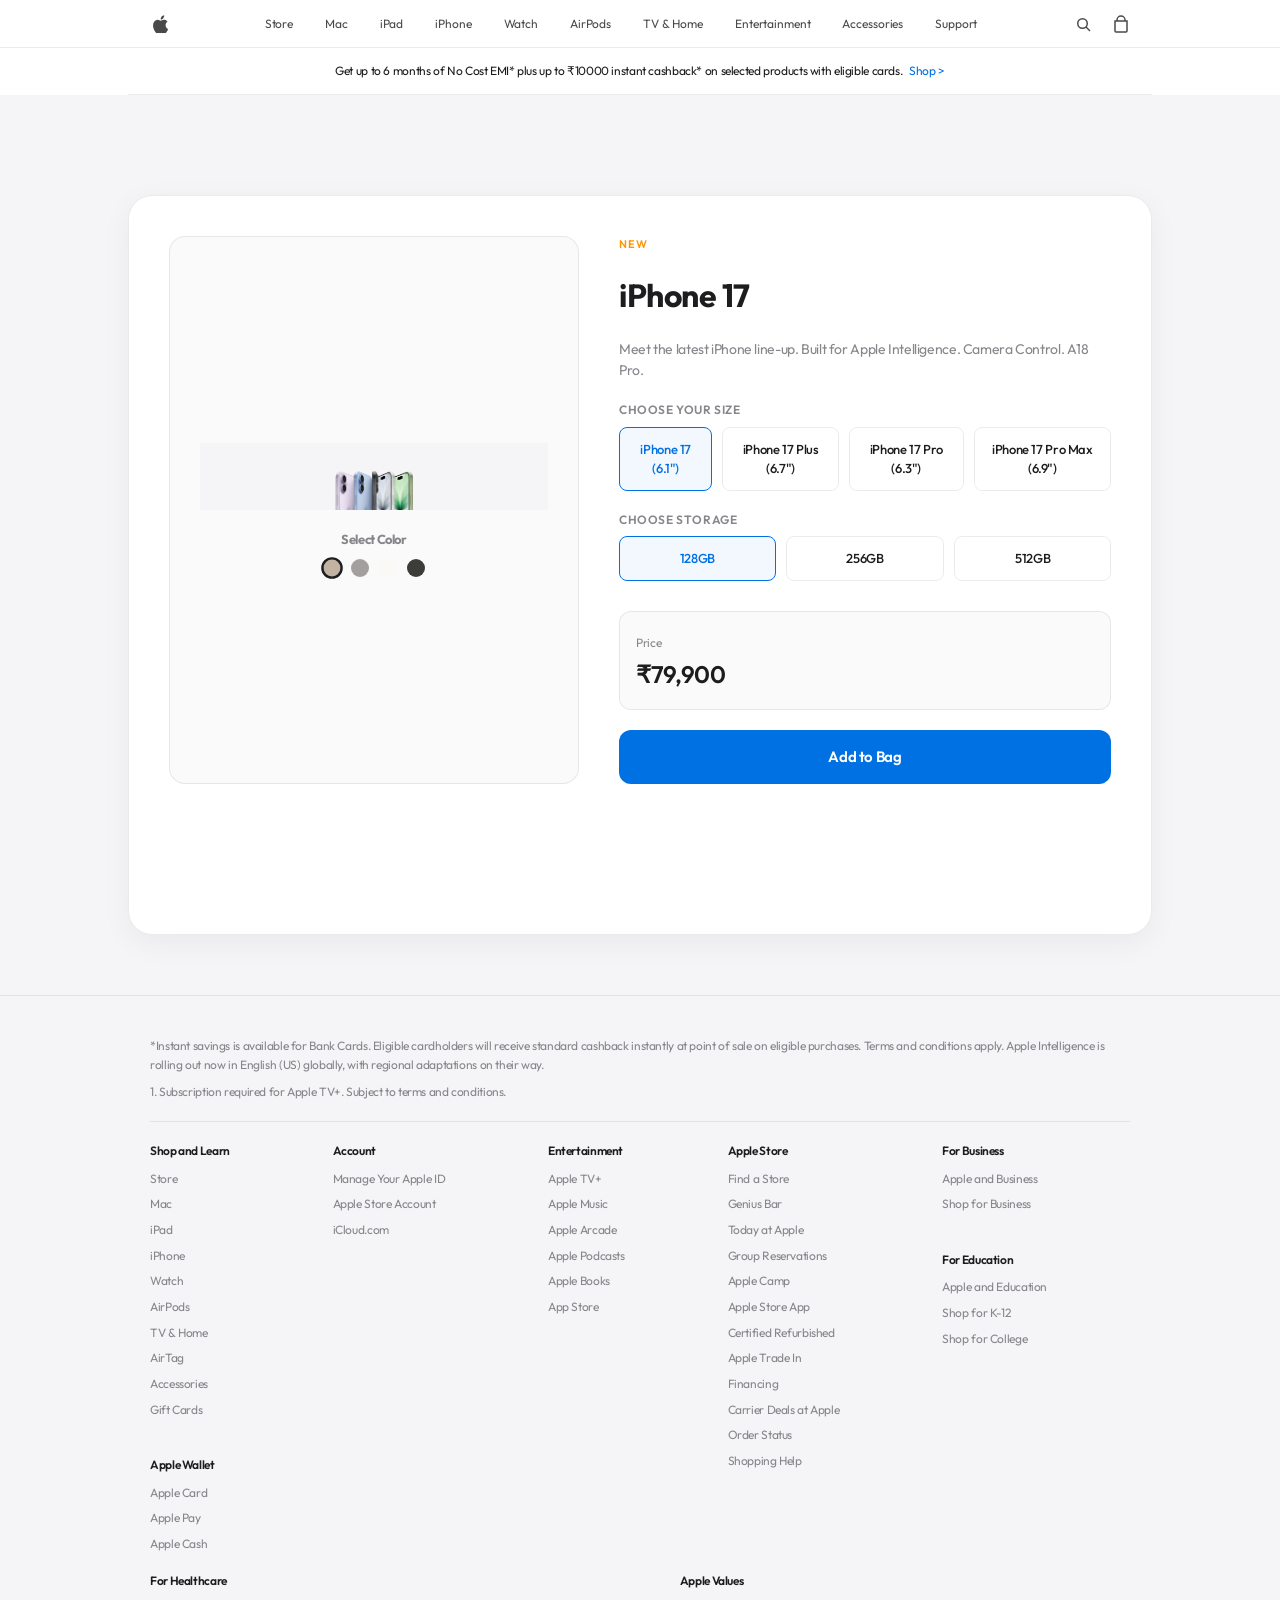
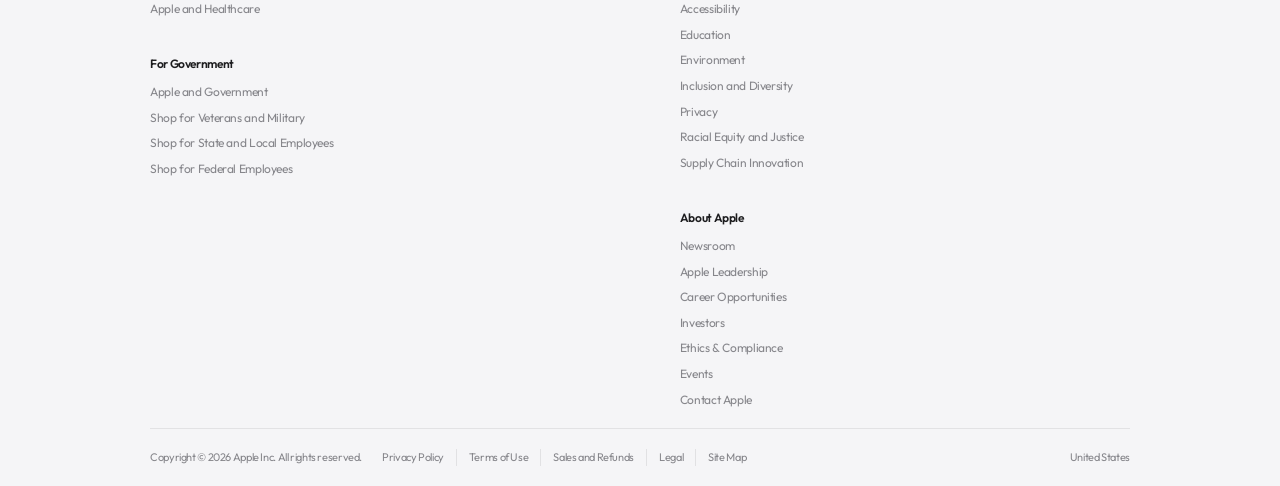
<file: iphone.html>
<!DOCTYPE html>
<html lang="en">

<head>
    <meta charset="UTF-8">
    <meta name="viewport" content="width=device-width, initial-scale=1.0">
    <title>Buy iPhone 17 - Apple (India)</title>
    <link rel="stylesheet" href="styles.css?v=9">
    <!-- Google Fonts for Outfit -->
    <link rel="preconnect" href="https://fonts.googleapis.com">
    <link rel="preconnect" href="https://fonts.gstatic.com" crossorigin>
    <link href="https://fonts.googleapis.com/css2?family=Outfit:wght@300;400;500;600;700&display=swap" rel="stylesheet">
</head>

<body>
    <!-- Top Floating Glass Navigation Bar -->
    <nav class="nav-bar">
        <div class="nav-container">
            <input type="checkbox" id="mobile-menu-checkbox" class="mobile-menu-checkbox">
            <!-- Mobile Menu Toggle Button -->
            <label class="mobile-menu-toggle" for="mobile-menu-checkbox" aria-label="Toggle menu">
                <span class="line line-top"></span>
                <span class="line line-bottom"></span>
            </label>

            <!-- Logo -->
            <a href="index.html" class="nav-logo" id="logo-btn">
                <svg viewBox="0 0 18 18" width="18" height="18" fill="currentColor">
                    <path
                        d="M15.56 10.1c-.04-2.3 1.87-3.4 1.96-3.46-1.07-1.57-2.73-1.78-3.32-1.83-1.42-.15-2.78.84-3.5.84-.72 0-1.85-.82-3.04-.8-1.57.02-3 .92-3.81 2.33-1.64 2.86-.42 7.08 1.17 9.38.78 1.12 1.7 2.38 2.9 2.33 1.17-.05 1.61-.75 3.02-.75s1.82.75 3.04.73c1.24-.02 2.05-1.14 2.8-2.24.88-1.28 1.24-2.52 1.26-2.58-.03-.02-2.43-.93-2.45-3.72M13.27 3.25c.63-.77 1.06-1.84.94-2.91-.92.04-2.03.62-2.69 1.4-.58.67-.92 1.76-.79 2.8 1.02.08 2.07-.52 2.54-1.29" />
                </svg>
            </a>

            <!-- Desktop Links -->
            <ul class="nav-links" id="nav-links-menu">
                <li class="nav-item" data-menu="store">
                    <a href="#">Store</a>
                    <!-- Mega Menu Dropdown -->
                    <div class="mega-menu" id="menu-store">
                        <div class="mega-menu-content">
                            <div class="mega-column">
                                <span class="mega-title">Shop</span>
                                <a href="iphone.html" class="quick-link-item">Shop the Latest</a>
                                <a href="macbook-air.html">Mac</a>
                                <a href="ipad-air.html">iPad</a>
                                <a href="iphone.html">iPhone</a>
                                <a href="watch-11.html">Apple Watch</a>
                                <a href="#">Accessories</a>
                            </div>
                            <div class="mega-column">
                                <span class="mega-title">Quick Links</span>
                                <a href="#">Find a Store</a>
                                <a href="#">Order Status</a>
                                <a href="#">Ways to Buy</a>
                                <a href="#">Apple Trade In</a>
                            </div>
                            <div class="mega-column highlight-column">
                                <span class="mega-title">Special Offers</span>
                                <p>Get standard instant savings with eligible cards.</p>
                                <a href="#" class="cta-link">Learn more &gt;</a>
                            </div>
                        </div>
                    </div>
                </li>
                <li class="nav-item" data-menu="mac">
                    <a href="macbook-air.html">Mac</a>
                    <div class="mega-menu" id="menu-mac">
                        <div class="mega-menu-content">
                            <div class="mega-column">
                                <span class="mega-title">Explore Mac</span>
                                <a href="macbook-air.html">Explore All Mac</a>
                                <a href="macbook-air.html">MacBook Air</a>
                                <a href="macbook-pro.html">MacBook Pro</a>
                                <a href="#">iMac</a>
                                <a href="#">Mac Studio</a>
                                <a href="#">Mac Pro</a>
                            </div>
                            <div class="mega-column">
                                <span class="mega-title">Shop Mac</span>
                                <a href="macbook-air.html">Shop Mac</a>
                                <a href="#">Mac Accessories</a>
                                <a href="#">Financing</a>
                            </div>
                        </div>
                    </div>
                </li>
                <li class="nav-item" data-menu="ipad">
                    <a href="ipad-air.html">iPad</a>
                    <div class="mega-menu" id="menu-ipad">
                        <div class="mega-menu-content">
                            <div class="mega-column">
                                <span class="mega-title">Explore iPad</span>
                                <a href="ipad-air.html">Explore All iPad</a>
                                <a href="ipad-air.html">iPad Pro</a>
                                <a href="ipad-air.html">iPad Air</a>
                                <a href="#">iPad</a>
                                <a href="#">iPad mini</a>
                                <a href="#">Apple Pencil</a>
                            </div>
                            <div class="mega-column">
                                <span class="mega-title">Shop iPad</span>
                                <a href="ipad-air.html">Shop iPad</a>
                                <a href="#">iPad Accessories</a>
                                <a href="#">Financing</a>
                            </div>
                        </div>
                    </div>
                </li>
                <li class="nav-item" data-menu="iphone">
                    <a href="iphone.html">iPhone</a>
                    <div class="mega-menu" id="menu-iphone">
                        <div class="mega-menu-content">
                            <div class="mega-column">
                                <span class="mega-title">Explore iPhone</span>
                                <a href="iphone.html">Explore All iPhone</a>
                                <a href="iphone.html">iPhone 17</a>
                                <a href="iphone.html">iPhone 17 Pro</a>
                            </div>
                            <div class="mega-column">
                                <span class="mega-title">Shop iPhone</span>
                                <a href="iphone.html">Shop iPhone</a>
                                <a href="#">iPhone Accessories</a>
                                <a href="#">Apple Trade In</a>
                                <a href="#">Financing</a>
                            </div>
                        </div>
                    </div>
                </li>
                <li class="nav-item" data-menu="watch">
                    <a href="watch-11.html">Watch</a>
                    <div class="mega-menu" id="menu-watch">
                        <div class="mega-menu-content">
                            <div class="mega-column">
                                <span class="mega-title">Explore Watch</span>
                                <a href="watch-11.html">Explore All Apple Watch</a>
                                <a href="watch-ultra.html">Apple Watch Ultra 3</a>
                                <a href="watch-11.html">Apple Watch Series 11</a>
                                <a href="#">Apple Watch SE</a>
                            </div>
                            <div class="mega-column">
                                <span class="mega-title">Shop Watch</span>
                                <a href="watch-11.html">Shop Apple Watch</a>
                                <a href="#">Apple Watch Bands</a>
                                <a href="#">Financing</a>
                            </div>
                        </div>
                    </div>
                </li>
                <li class="nav-item" data-menu="airpods">
                    <a href="airpods-pro.html">AirPods</a>
                    <div class="mega-menu" id="menu-airpods">
                        <div class="mega-menu-content">
                            <div class="mega-column">
                                <span class="mega-title">Explore AirPods</span>
                                <a href="airpods-pro.html">Explore All AirPods</a>
                                <a href="airpods-pro.html">AirPods Pro 2</a>
                                <a href="airpods-pro.html">AirPods Pro 3</a>
                                <a href="#">AirPods 4</a>
                                <a href="#">AirPods Max</a>
                            </div>
                            <div class="mega-column">
                                <span class="mega-title">Shop AirPods</span>
                                <a href="airpods-pro.html">Shop AirPods</a>
                                <a href="#">AirPods Accessories</a>
                            </div>
                        </div>
                    </div>
                </li>
                <li class="nav-item"><a href="#">TV & Home</a></li>
                <li class="nav-item"><a href="#">Entertainment</a></li>
                <li class="nav-item"><a href="#">Accessories</a></li>
                <li class="nav-item"><a href="#">Support</a></li>
            </ul>

            <!-- Icons (Search & Bag) -->
            <div class="nav-icons">
                <div class="nav-icon-btn" id="search-btn" aria-label="Search">
                    <svg viewBox="0 0 18 18" width="18" height="18" fill="none" stroke="currentColor"
                        stroke-width="1.5">
                        <circle cx="8.5" cy="8.5" r="4.75" />
                        <line x1="12" y1="12" x2="16" y2="16" />
                    </svg>
                </div>
                <a href="bag.html" class="nav-icon-btn" id="bag-btn" aria-label="Shopping Bag">
                    <svg viewBox="0 0 18 18" width="18" height="18" fill="none" stroke="currentColor"
                        stroke-width="1.5">
                        <path d="M5 6V5a4 4 0 0 1 8 0v1M3 6h12v10a1 1 0 0 1-1 1H4a1 1 0 0 1-1-1V6z" />
                    </svg>
                    <span class="bag-badge" id="cart-badge" style="display: flex;">1</span>
                </a>
            </div>
        </div>
    </nav>

    <!-- Announcement Bar -->
    <div class="announcement-bar">
        <p>Get up to 6 months of No Cost EMI* plus up to ₹10000 instant cashback* on selected products with eligible
            cards. <a href="#">Shop &gt;</a></p>
    </div>

    <!-- MAIN PRODUCT DETAILS -->
    <main style="padding: 100px 20px 60px 20px; display: flex; justify-content: center; background-color: #f5f5f7; min-height: 100vh;">
        <div class="modal-card" style="box-shadow: 0 8px 30px rgba(0,0,0,0.05); transform: none; max-height: none; width: 100%; max-width: 1024px; padding: 40px;">
            <div class="modal-grid">
                <!-- Left: Product Gallery -->
                <div class="modal-gallery">
                    <img src="assets/iphone17.png" alt="iPhone 17" id="modal-product-img" style="max-height: 350px; width: auto; object-fit: contain; display: block; margin: 0 auto 20px auto;">
                    <div class="gallery-info">
                        <h4 id="modal-color-display">Select Color</h4>
                        <div class="modal-color-circles" id="modal-color-picker">
                            <input type="radio" name="color" id="color-desert" class="color-radio" checked>
                            <label for="color-desert" class="modal-color-dot" style="background-color: #c2b2a2;" aria-label="Desert Titanium"></label>

                            <input type="radio" name="color" id="color-natural" class="color-radio">
                            <label for="color-natural" class="modal-color-dot" style="background-color: #a39f9c;" aria-label="Natural Titanium"></label>

                            <input type="radio" name="color" id="color-white" class="color-radio">
                            <label for="color-white" class="modal-color-dot" style="background-color: #faf9f6;" aria-label="White Titanium"></label>

                            <input type="radio" name="color" id="color-black" class="color-radio">
                            <label for="color-black" class="modal-color-dot" style="background-color: #3c3d3a;" aria-label="Black Titanium"></label>
                        </div>
                    </div>
                </div>
                <!-- Right: Buying Options -->
                <div class="modal-buying-options">
                    <span class="modal-tag">New</span>
                    <h3 id="modal-product-name">iPhone 17</h3>
                    <p class="modal-description" id="modal-product-desc">Meet the latest iPhone line-up. Built for Apple Intelligence. Camera Control. A18 Pro.</p>

                    <div class="option-section">
                        <span class="option-title">Choose your size</span>
                        <div class="option-group" id="size-options">
                            <input type="radio" name="size" id="size-base" class="option-radio" checked>
                            <label for="size-base" class="opt-btn">iPhone 17 (6.1")</label>

                            <input type="radio" name="size" id="size-plus" class="option-radio">
                            <label for="size-plus" class="opt-btn">iPhone 17 Plus (6.7")</label>

                            <input type="radio" name="size" id="size-pro" class="option-radio">
                            <label for="size-pro" class="opt-btn">iPhone 17 Pro (6.3")</label>

                            <input type="radio" name="size" id="size-promax" class="option-radio">
                            <label for="size-promax" class="opt-btn">iPhone 17 Pro Max (6.9")</label>
                        </div>
                    </div>

                    <div class="option-section">
                        <span class="option-title">Choose storage</span>
                        <div class="option-group" id="storage-options">
                            <input type="radio" name="storage" id="storage-128" class="option-radio" checked>
                            <label for="storage-128" class="opt-btn">128GB</label>

                            <input type="radio" name="storage" id="storage-256" class="option-radio">
                            <label for="storage-256" class="opt-btn">256GB</label>

                            <input type="radio" name="storage" id="storage-512" class="option-radio">
                            <label for="storage-512" class="opt-btn">512GB</label>
                        </div>
                    </div>

                    <div class="price-box">
                        <span class="price-label">Price</span>
                        <h4 id="modal-product-price">₹79,900</h4>
                    </div>

                    <a href="bag.html" class="add-to-cart-btn" style="text-decoration: none; text-align: center; display: block;">Add to Bag</a>
                </div>
            </div>
        </div>
    </main>

    <!-- Apple Site Footer -->
    <footer class="site-footer">
        <div class="footer-container">
            <!-- Disclaimers -->
            <div class="footer-disclaimer">
                <p>*Instant savings is available for Bank Cards. Eligible cardholders will receive standard cashback
                    instantly at point of sale on eligible purchases. Terms and conditions apply. Apple Intelligence is
                    rolling out now in English (US) globally, with regional adaptations on their way.</p>
                <p>1. Subscription required for Apple TV+. Subject to terms and conditions.</p>
            </div>
            <div class="footer-divider"></div>

            <!-- Footer Link Columns -->
            <div class="footer-directory">
                <div class="directory-col">
                    <span class="directory-title">Shop and Learn</span>
                    <ul>
                        <li><a href="iphone.html">Store</a></li>
                        <li><a href="macbook-air.html">Mac</a></li>
                        <li><a href="ipad-air.html">iPad</a></li>
                        <li><a href="iphone.html">iPhone</a></li>
                        <li><a href="watch-11.html">Watch</a></li>
                        <li><a href="airpods-pro.html">AirPods</a></li>
                        <li><a href="#">TV & Home</a></li>
                        <li><a href="#">AirTag</a></li>
                        <li><a href="#">Accessories</a></li>
                        <li><a href="#">Gift Cards</a></li>
                    </ul>
                    <br>
                    <span class="directory-title">Apple Wallet</span>
                    <ul>
                        <li><a href="#">Apple Card</a></li>
                        <li><a href="#">Apple Pay</a></li>
                        <li><a href="#">Apple Cash</a></li>
                    </ul>
                </div>
                <div class="directory-col">
                    <span class="directory-title">Account</span>
                    <ul>
                        <li><a href="#">Manage Your Apple ID</a></li>
                        <li><a href="#">Apple Store Account</a></li>
                        <li><a href="#">iCloud.com</a></li>
                    </ul>
                </div>
                <div class="directory-col">
                    <span class="directory-title">Entertainment</span>
                    <ul>
                        <li><a href="#">Apple TV+</a></li>
                        <li><a href="#">Apple Music</a></li>
                        <li><a href="#">Apple Arcade</a></li>
                        <li><a href="#">Apple Podcasts</a></li>
                        <li><a href="#">Apple Books</a></li>
                        <li><a href="#">App Store</a></li>
                    </ul>
                </div>
                <div class="directory-col">
                    <span class="directory-title">Apple Store</span>
                    <ul>
                        <li><a href="#">Find a Store</a></li>
                        <li><a href="#">Genius Bar</a></li>
                        <li><a href="#">Today at Apple</a></li>
                        <li><a href="#">Group Reservations</a></li>
                        <li><a href="#">Apple Camp</a></li>
                        <li><a href="#">Apple Store App</a></li>
                        <li><a href="#">Certified Refurbished</a></li>
                        <li><a href="#">Apple Trade In</a></li>
                        <li><a href="#">Financing</a></li>
                        <li><a href="#">Carrier Deals at Apple</a></li>
                        <li><a href="#">Order Status</a></li>
                        <li><a href="#">Shopping Help</a></li>
                    </ul>
                </div>
                <div class="directory-col">
                    <span class="directory-title">For Business</span>
                    <ul>
                        <li><a href="#">Apple and Business</a></li>
                        <li><a href="#">Shop for Business</a></li>
                    </ul>
                    <br>
                    <span class="directory-title">For Education</span>
                    <ul>
                        <li><a href="#">Apple and Education</a></li>
                        <li><a href="#">Shop for K-12</a></li>
                        <li><a href="#">Shop for College</a></li>
                    </ul>
                </div>
                <div class="directory-col">
                    <span class="directory-title">For Healthcare</span>
                    <ul>
                        <li><a href="#">Apple and Healthcare</a></li>
                    </ul>
                    <br>
                    <span class="directory-title">For Government</span>
                    <ul>
                        <li><a href="#">Apple and Government</a></li>
                        <li><a href="#">Shop for Veterans and Military</a></li>
                        <li><a href="#">Shop for State and Local Employees</a></li>
                        <li><a href="#">Shop for Federal Employees</a></li>
                    </ul>
                </div>
                <div class="directory-col">
                    <span class="directory-title">Apple Values</span>
                    <ul>
                        <li><a href="#">Accessibility</a></li>
                        <li><a href="#">Education</a></li>
                        <li><a href="#">Environment</a></li>
                        <li><a href="#">Inclusion and Diversity</a></li>
                        <li><a href="#">Privacy</a></li>
                        <li><a href="#">Racial Equity and Justice</a></li>
                        <li><a href="#">Supply Chain Innovation</a></li>
                    </ul>
                    <br>
                    <span class="directory-title">About Apple</span>
                    <ul>
                        <li><a href="#">Newsroom</a></li>
                        <li><a href="#">Apple Leadership</a></li>
                        <li><a href="#">Career Opportunities</a></li>
                        <li><a href="#">Investors</a></li>
                        <li><a href="#">Ethics & Compliance</a></li>
                        <li><a href="#">Events</a></li>
                        <li><a href="#">Contact Apple</a></li>
                    </ul>
                </div>
            </div>
            <div class="footer-divider"></div>

            <!-- Copyright and legal -->
            <div class="footer-bottom">
                <div class="bottom-left">
                    <p>Copyright &copy; 2026 Apple Inc. All rights reserved.</p>
                    <div class="legal-links">
                        <a href="#">Privacy Policy</a>
                        <a href="#">Terms of Use</a>
                        <a href="#">Sales and Refunds</a>
                        <a href="#">Legal</a>
                        <a href="#">Site Map</a>
                    </div>
                </div>
                <div class="bottom-right">
                    <a href="#" class="region-selector">United States</a>
                </div>
            </div>
        </div>
    </footer>
</body>

</html>
</file>
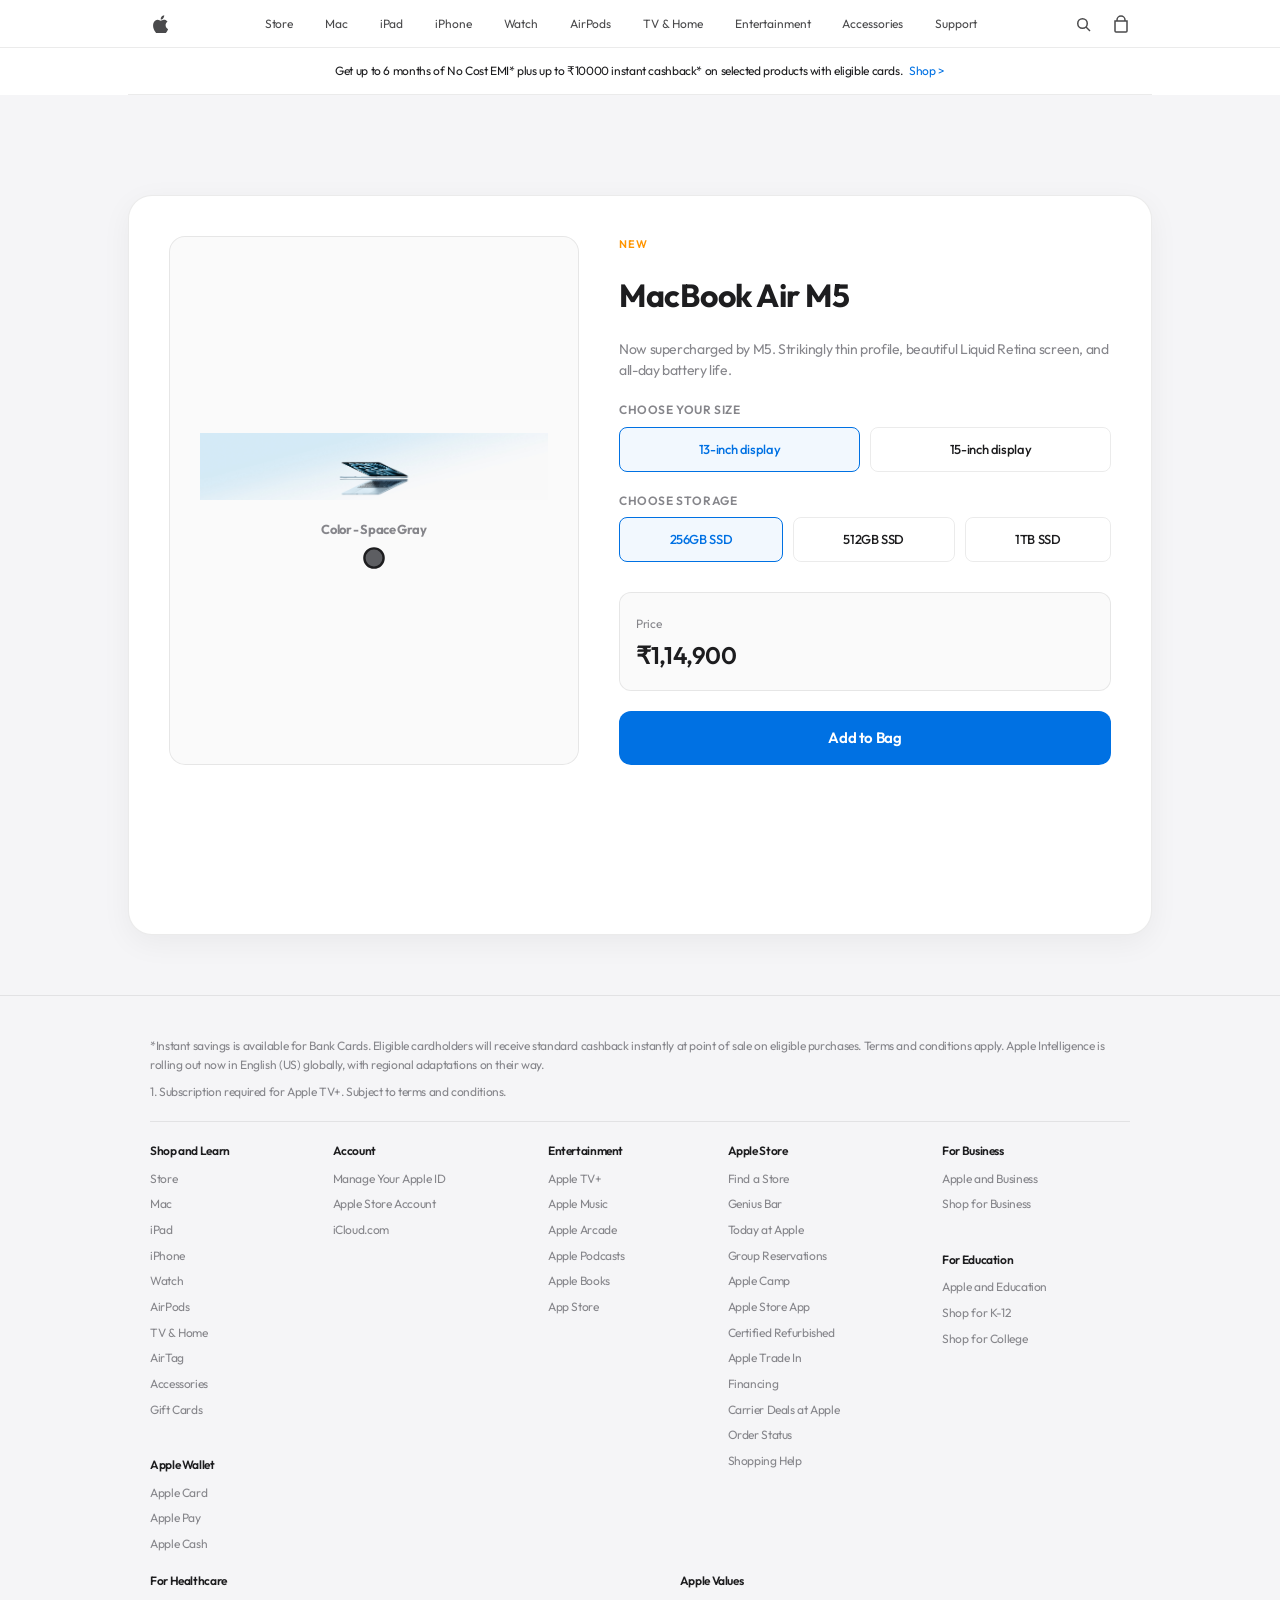
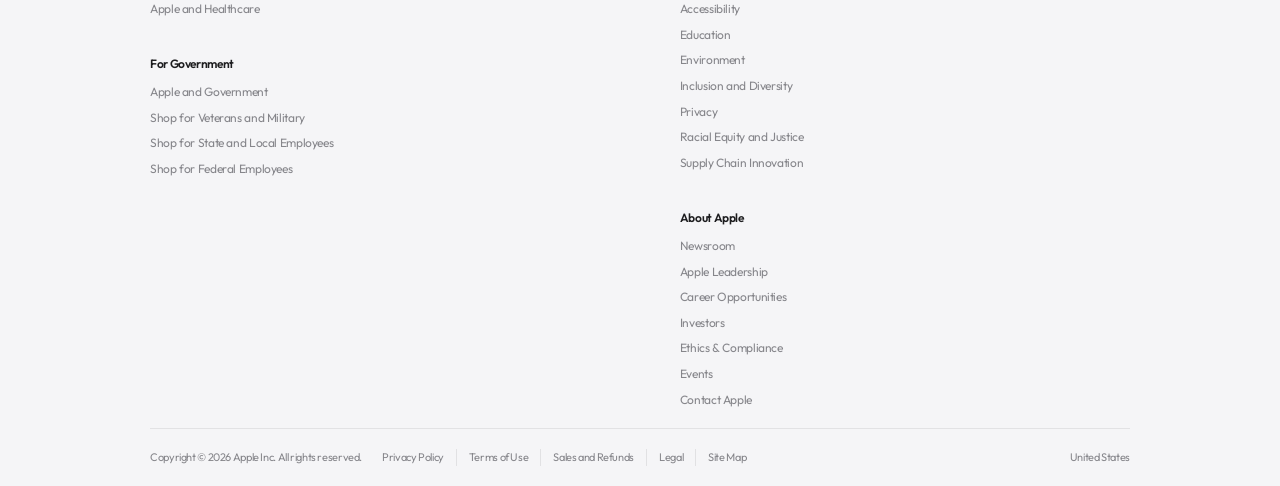
<file: macbook-air.html>
<!DOCTYPE html>
<html lang="en">

<head>
    <meta charset="UTF-8">
    <meta name="viewport" content="width=device-width, initial-scale=1.0">
    <title>Buy MacBook Air M5 - Apple (India)</title>
    <link rel="stylesheet" href="styles.css?v=9">
    <!-- Google Fonts for Outfit -->
    <link rel="preconnect" href="https://fonts.googleapis.com">
    <link rel="preconnect" href="https://fonts.gstatic.com" crossorigin>
    <link href="https://fonts.googleapis.com/css2?family=Outfit:wght@300;400;500;600;700&display=swap" rel="stylesheet">
</head>

<body>
    <!-- Top Floating Glass Navigation Bar -->
    <nav class="nav-bar">
        <div class="nav-container">
            <input type="checkbox" id="mobile-menu-checkbox" class="mobile-menu-checkbox">
            <!-- Mobile Menu Toggle Button -->
            <label class="mobile-menu-toggle" for="mobile-menu-checkbox" aria-label="Toggle menu">
                <span class="line line-top"></span>
                <span class="line line-bottom"></span>
            </label>

            <!-- Logo -->
            <a href="index.html" class="nav-logo" id="logo-btn">
                <svg viewBox="0 0 18 18" width="18" height="18" fill="currentColor">
                    <path
                        d="M15.56 10.1c-.04-2.3 1.87-3.4 1.96-3.46-1.07-1.57-2.73-1.78-3.32-1.83-1.42-.15-2.78.84-3.5.84-.72 0-1.85-.82-3.04-.8-1.57.02-3 .92-3.81 2.33-1.64 2.86-.42 7.08 1.17 9.38.78 1.12 1.7 2.38 2.9 2.33 1.17-.05 1.61-.75 3.02-.75s1.82.75 3.04.73c1.24-.02 2.05-1.14 2.8-2.24.88-1.28 1.24-2.52 1.26-2.58-.03-.02-2.43-.93-2.45-3.72M13.27 3.25c.63-.77 1.06-1.84.94-2.91-.92.04-2.03.62-2.69 1.4-.58.67-.92 1.76-.79 2.8 1.02.08 2.07-.52 2.54-1.29" />
                </svg>
            </a>

            <!-- Desktop Links -->
            <ul class="nav-links" id="nav-links-menu">
                <li class="nav-item" data-menu="store">
                    <a href="#">Store</a>
                    <!-- Mega Menu Dropdown -->
                    <div class="mega-menu" id="menu-store">
                        <div class="mega-menu-content">
                            <div class="mega-column">
                                <span class="mega-title">Shop</span>
                                <a href="iphone.html" class="quick-link-item">Shop the Latest</a>
                                <a href="macbook-air.html">Mac</a>
                                <a href="ipad-air.html">iPad</a>
                                <a href="iphone.html">iPhone</a>
                                <a href="watch-11.html">Apple Watch</a>
                                <a href="#">Accessories</a>
                            </div>
                            <div class="mega-column">
                                <span class="mega-title">Quick Links</span>
                                <a href="#">Find a Store</a>
                                <a href="#">Order Status</a>
                                <a href="#">Ways to Buy</a>
                                <a href="#">Apple Trade In</a>
                            </div>
                            <div class="mega-column highlight-column">
                                <span class="mega-title">Special Offers</span>
                                <p>Get standard instant savings with eligible cards.</p>
                                <a href="#" class="cta-link">Learn more &gt;</a>
                            </div>
                        </div>
                    </div>
                </li>
                <li class="nav-item" data-menu="mac">
                    <a href="macbook-air.html">Mac</a>
                    <div class="mega-menu" id="menu-mac">
                        <div class="mega-menu-content">
                            <div class="mega-column">
                                <span class="mega-title">Explore Mac</span>
                                <a href="macbook-air.html">Explore All Mac</a>
                                <a href="macbook-air.html">MacBook Air</a>
                                <a href="macbook-pro.html">MacBook Pro</a>
                                <a href="#">iMac</a>
                                <a href="#">Mac Studio</a>
                                <a href="#">Mac Pro</a>
                            </div>
                            <div class="mega-column">
                                <span class="mega-title">Shop Mac</span>
                                <a href="macbook-air.html">Shop Mac</a>
                                <a href="#">Mac Accessories</a>
                                <a href="#">Financing</a>
                            </div>
                        </div>
                    </div>
                </li>
                <li class="nav-item" data-menu="ipad">
                    <a href="ipad-air.html">iPad</a>
                    <div class="mega-menu" id="menu-ipad">
                        <div class="mega-menu-content">
                            <div class="mega-column">
                                <span class="mega-title">Explore iPad</span>
                                <a href="ipad-air.html">Explore All iPad</a>
                                <a href="ipad-air.html">iPad Pro</a>
                                <a href="ipad-air.html">iPad Air</a>
                                <a href="#">iPad</a>
                                <a href="#">iPad mini</a>
                                <a href="#">Apple Pencil</a>
                            </div>
                            <div class="mega-column">
                                <span class="mega-title">Shop iPad</span>
                                <a href="ipad-air.html">Shop iPad</a>
                                <a href="#">iPad Accessories</a>
                                <a href="#">Financing</a>
                            </div>
                        </div>
                    </div>
                </li>
                <li class="nav-item" data-menu="iphone">
                    <a href="iphone.html">iPhone</a>
                    <div class="mega-menu" id="menu-iphone">
                        <div class="mega-menu-content">
                            <div class="mega-column">
                                <span class="mega-title">Explore iPhone</span>
                                <a href="iphone.html">Explore All iPhone</a>
                                <a href="iphone.html">iPhone 17</a>
                                <a href="iphone.html">iPhone 17 Pro</a>
                            </div>
                            <div class="mega-column">
                                <span class="mega-title">Shop iPhone</span>
                                <a href="iphone.html">Shop iPhone</a>
                                <a href="#">iPhone Accessories</a>
                                <a href="#">Apple Trade In</a>
                                <a href="#">Financing</a>
                            </div>
                        </div>
                    </div>
                </li>
                <li class="nav-item" data-menu="watch">
                    <a href="watch-11.html">Watch</a>
                    <div class="mega-menu" id="menu-watch">
                        <div class="mega-menu-content">
                            <div class="mega-column">
                                <span class="mega-title">Explore Watch</span>
                                <a href="watch-11.html">Explore All Apple Watch</a>
                                <a href="watch-ultra.html">Apple Watch Ultra 3</a>
                                <a href="watch-11.html">Apple Watch Series 11</a>
                                <a href="#">Apple Watch SE</a>
                            </div>
                            <div class="mega-column">
                                <span class="mega-title">Shop Watch</span>
                                <a href="watch-11.html">Shop Apple Watch</a>
                                <a href="#">Apple Watch Bands</a>
                                <a href="#">Financing</a>
                            </div>
                        </div>
                    </div>
                </li>
                <li class="nav-item" data-menu="airpods">
                    <a href="airpods-pro.html">AirPods</a>
                    <div class="mega-menu" id="menu-airpods">
                        <div class="mega-menu-content">
                            <div class="mega-column">
                                <span class="mega-title">Explore AirPods</span>
                                <a href="airpods-pro.html">Explore All AirPods</a>
                                <a href="airpods-pro.html">AirPods Pro 2</a>
                                <a href="airpods-pro.html">AirPods Pro 3</a>
                                <a href="#">AirPods 4</a>
                                <a href="#">AirPods Max</a>
                            </div>
                            <div class="mega-column">
                                <span class="mega-title">Shop AirPods</span>
                                <a href="airpods-pro.html">Shop AirPods</a>
                                <a href="#">AirPods Accessories</a>
                            </div>
                        </div>
                    </div>
                </li>
                <li class="nav-item"><a href="#">TV & Home</a></li>
                <li class="nav-item"><a href="#">Entertainment</a></li>
                <li class="nav-item"><a href="#">Accessories</a></li>
                <li class="nav-item"><a href="#">Support</a></li>
            </ul>

            <!-- Icons (Search & Bag) -->
            <div class="nav-icons">
                <div class="nav-icon-btn" id="search-btn" aria-label="Search">
                    <svg viewBox="0 0 18 18" width="18" height="18" fill="none" stroke="currentColor"
                        stroke-width="1.5">
                        <circle cx="8.5" cy="8.5" r="4.75" />
                        <line x1="12" y1="12" x2="16" y2="16" />
                    </svg>
                </div>
                <a href="bag.html" class="nav-icon-btn" id="bag-btn" aria-label="Shopping Bag">
                    <svg viewBox="0 0 18 18" width="18" height="18" fill="none" stroke="currentColor"
                        stroke-width="1.5">
                        <path d="M5 6V5a4 4 0 0 1 8 0v1M3 6h12v10a1 1 0 0 1-1 1H4a1 1 0 0 1-1-1V6z" />
                    </svg>
                    <span class="bag-badge" id="cart-badge" style="display: flex;">1</span>
                </a>
            </div>
        </div>
    </nav>

    <!-- Announcement Bar -->
    <div class="announcement-bar">
        <p>Get up to 6 months of No Cost EMI* plus up to ₹10000 instant cashback* on selected products with eligible
            cards. <a href="#">Shop &gt;</a></p>
    </div>

    <!-- MAIN PRODUCT DETAILS -->
    <main style="padding: 100px 20px 60px 20px; display: flex; justify-content: center; background-color: #f5f5f7; min-height: 100vh;">
        <div class="modal-card" style="box-shadow: 0 8px 30px rgba(0,0,0,0.05); transform: none; max-height: none; width: 100%; max-width: 1024px; padding: 40px;">
            <div class="modal-grid">
                <!-- Left: Product Gallery -->
                <div class="modal-gallery">
                    <img src="assets/macbookair.png" alt="MacBook Air M5" id="modal-product-img" style="max-height: 350px; width: auto; object-fit: contain; display: block; margin: 0 auto 20px auto;">
                    <div class="gallery-info">
                        <h4 id="modal-color-display">Color - Space Gray</h4>
                        <div class="modal-color-circles" id="modal-color-picker">
                            <input type="radio" name="color" id="color-spacegray" class="color-radio" checked>
                            <label for="color-spacegray" class="modal-color-dot" style="background-color: #5d5e62;" aria-label="Space Gray"></label>
                        </div>
                    </div>
                </div>
                <!-- Right: Buying Options -->
                <div class="modal-buying-options">
                    <span class="modal-tag">New</span>
                    <h3 id="modal-product-name">MacBook Air M5</h3>
                    <p class="modal-description" id="modal-product-desc">Now supercharged by M5. Strikingly thin profile, beautiful Liquid Retina screen, and all-day battery life.</p>

                    <div class="option-section">
                        <span class="option-title">Choose your size</span>
                        <div class="option-group" id="size-options">
                            <input type="radio" name="size" id="size-13" class="option-radio" checked>
                            <label for="size-13" class="opt-btn">13-inch display</label>

                            <input type="radio" name="size" id="size-15" class="option-radio">
                            <label for="size-15" class="opt-btn">15-inch display</label>
                        </div>
                    </div>

                    <div class="option-section">
                        <span class="option-title">Choose storage</span>
                        <div class="option-group" id="storage-options">
                            <input type="radio" name="storage" id="storage-256" class="option-radio" checked>
                            <label for="storage-256" class="opt-btn">256GB SSD</label>

                            <input type="radio" name="storage" id="storage-512" class="option-radio">
                            <label for="storage-512" class="opt-btn">512GB SSD</label>

                            <input type="radio" name="storage" id="storage-1tb" class="option-radio">
                            <label for="storage-1tb" class="opt-btn">1TB SSD</label>
                        </div>
                    </div>

                    <div class="price-box">
                        <span class="price-label">Price</span>
                        <h4 id="modal-product-price">₹1,14,900</h4>
                    </div>

                    <a href="bag.html" class="add-to-cart-btn" style="text-decoration: none; text-align: center; display: block;">Add to Bag</a>
                </div>
            </div>
        </div>
    </main>

    <!-- Apple Site Footer -->
    <footer class="site-footer">
        <div class="footer-container">
            <!-- Disclaimers -->
            <div class="footer-disclaimer">
                <p>*Instant savings is available for Bank Cards. Eligible cardholders will receive standard cashback
                    instantly at point of sale on eligible purchases. Terms and conditions apply. Apple Intelligence is
                    rolling out now in English (US) globally, with regional adaptations on their way.</p>
                <p>1. Subscription required for Apple TV+. Subject to terms and conditions.</p>
            </div>
            <div class="footer-divider"></div>

            <!-- Footer Link Columns -->
            <div class="footer-directory">
                <div class="directory-col">
                    <span class="directory-title">Shop and Learn</span>
                    <ul>
                        <li><a href="iphone.html">Store</a></li>
                        <li><a href="macbook-air.html">Mac</a></li>
                        <li><a href="ipad-air.html">iPad</a></li>
                        <li><a href="iphone.html">iPhone</a></li>
                        <li><a href="watch-11.html">Watch</a></li>
                        <li><a href="airpods-pro.html">AirPods</a></li>
                        <li><a href="#">TV & Home</a></li>
                        <li><a href="#">AirTag</a></li>
                        <li><a href="#">Accessories</a></li>
                        <li><a href="#">Gift Cards</a></li>
                    </ul>
                    <br>
                    <span class="directory-title">Apple Wallet</span>
                    <ul>
                        <li><a href="#">Apple Card</a></li>
                        <li><a href="#">Apple Pay</a></li>
                        <li><a href="#">Apple Cash</a></li>
                    </ul>
                </div>
                <div class="directory-col">
                    <span class="directory-title">Account</span>
                    <ul>
                        <li><a href="#">Manage Your Apple ID</a></li>
                        <li><a href="#">Apple Store Account</a></li>
                        <li><a href="#">iCloud.com</a></li>
                    </ul>
                </div>
                <div class="directory-col">
                    <span class="directory-title">Entertainment</span>
                    <ul>
                        <li><a href="#">Apple TV+</a></li>
                        <li><a href="#">Apple Music</a></li>
                        <li><a href="#">Apple Arcade</a></li>
                        <li><a href="#">Apple Podcasts</a></li>
                        <li><a href="#">Apple Books</a></li>
                        <li><a href="#">App Store</a></li>
                    </ul>
                </div>
                <div class="directory-col">
                    <span class="directory-title">Apple Store</span>
                    <ul>
                        <li><a href="#">Find a Store</a></li>
                        <li><a href="#">Genius Bar</a></li>
                        <li><a href="#">Today at Apple</a></li>
                        <li><a href="#">Group Reservations</a></li>
                        <li><a href="#">Apple Camp</a></li>
                        <li><a href="#">Apple Store App</a></li>
                        <li><a href="#">Certified Refurbished</a></li>
                        <li><a href="#">Apple Trade In</a></li>
                        <li><a href="#">Financing</a></li>
                        <li><a href="#">Carrier Deals at Apple</a></li>
                        <li><a href="#">Order Status</a></li>
                        <li><a href="#">Shopping Help</a></li>
                    </ul>
                </div>
                <div class="directory-col">
                    <span class="directory-title">For Business</span>
                    <ul>
                        <li><a href="#">Apple and Business</a></li>
                        <li><a href="#">Shop for Business</a></li>
                    </ul>
                    <br>
                    <span class="directory-title">For Education</span>
                    <ul>
                        <li><a href="#">Apple and Education</a></li>
                        <li><a href="#">Shop for K-12</a></li>
                        <li><a href="#">Shop for College</a></li>
                    </ul>
                </div>
                <div class="directory-col">
                    <span class="directory-title">For Healthcare</span>
                    <ul>
                        <li><a href="#">Apple and Healthcare</a></li>
                    </ul>
                    <br>
                    <span class="directory-title">For Government</span>
                    <ul>
                        <li><a href="#">Apple and Government</a></li>
                        <li><a href="#">Shop for Veterans and Military</a></li>
                        <li><a href="#">Shop for State and Local Employees</a></li>
                        <li><a href="#">Shop for Federal Employees</a></li>
                    </ul>
                </div>
                <div class="directory-col">
                    <span class="directory-title">Apple Values</span>
                    <ul>
                        <li><a href="#">Accessibility</a></li>
                        <li><a href="#">Education</a></li>
                        <li><a href="#">Environment</a></li>
                        <li><a href="#">Inclusion and Diversity</a></li>
                        <li><a href="#">Privacy</a></li>
                        <li><a href="#">Racial Equity and Justice</a></li>
                        <li><a href="#">Supply Chain Innovation</a></li>
                    </ul>
                    <br>
                    <span class="directory-title">About Apple</span>
                    <ul>
                        <li><a href="#">Newsroom</a></li>
                        <li><a href="#">Apple Leadership</a></li>
                        <li><a href="#">Career Opportunities</a></li>
                        <li><a href="#">Investors</a></li>
                        <li><a href="#">Ethics & Compliance</a></li>
                        <li><a href="#">Events</a></li>
                        <li><a href="#">Contact Apple</a></li>
                    </ul>
                </div>
            </div>
            <div class="footer-divider"></div>

            <!-- Copyright and legal -->
            <div class="footer-bottom">
                <div class="bottom-left">
                    <p>Copyright &copy; 2026 Apple Inc. All rights reserved.</p>
                    <div class="legal-links">
                        <a href="#">Privacy Policy</a>
                        <a href="#">Terms of Use</a>
                        <a href="#">Sales and Refunds</a>
                        <a href="#">Legal</a>
                        <a href="#">Site Map</a>
                    </div>
                </div>
                <div class="bottom-right">
                    <a href="#" class="region-selector">United States</a>
                </div>
            </div>
        </div>
    </footer>
</body>

</html>
</file>
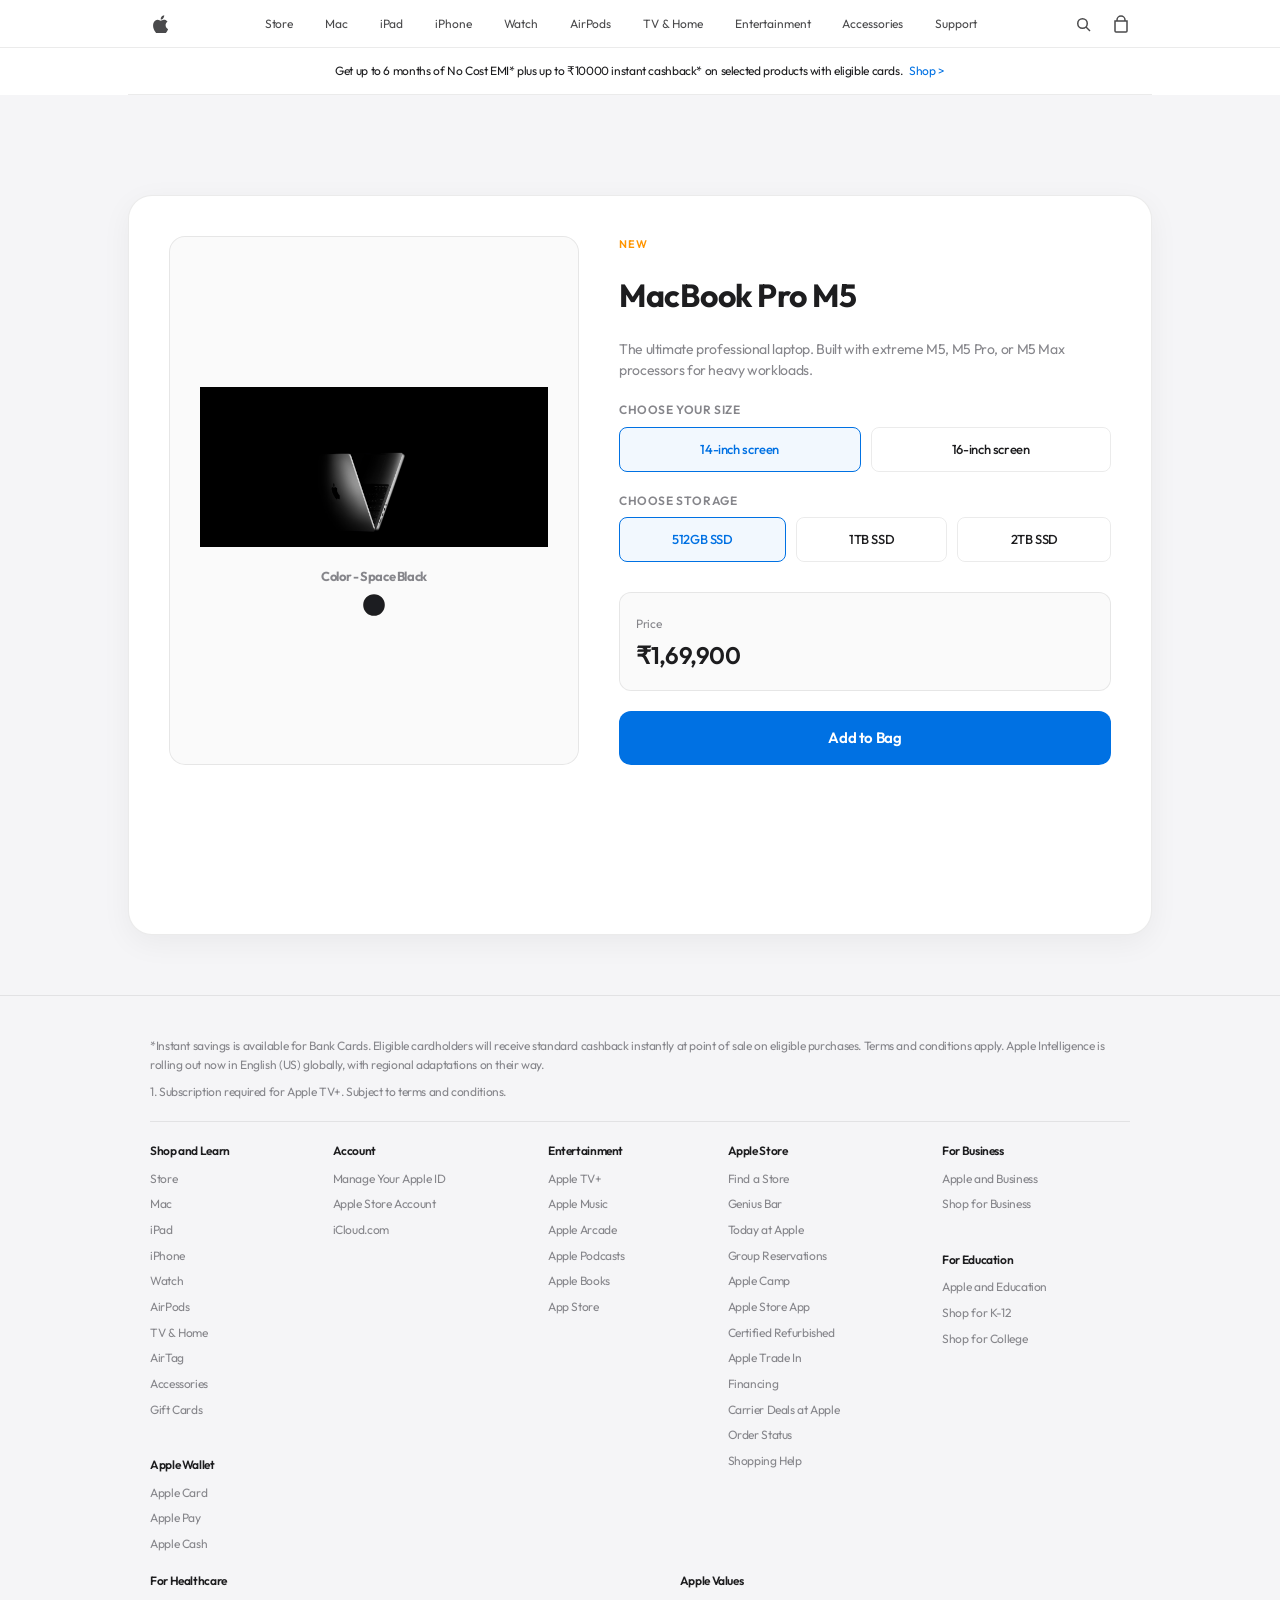
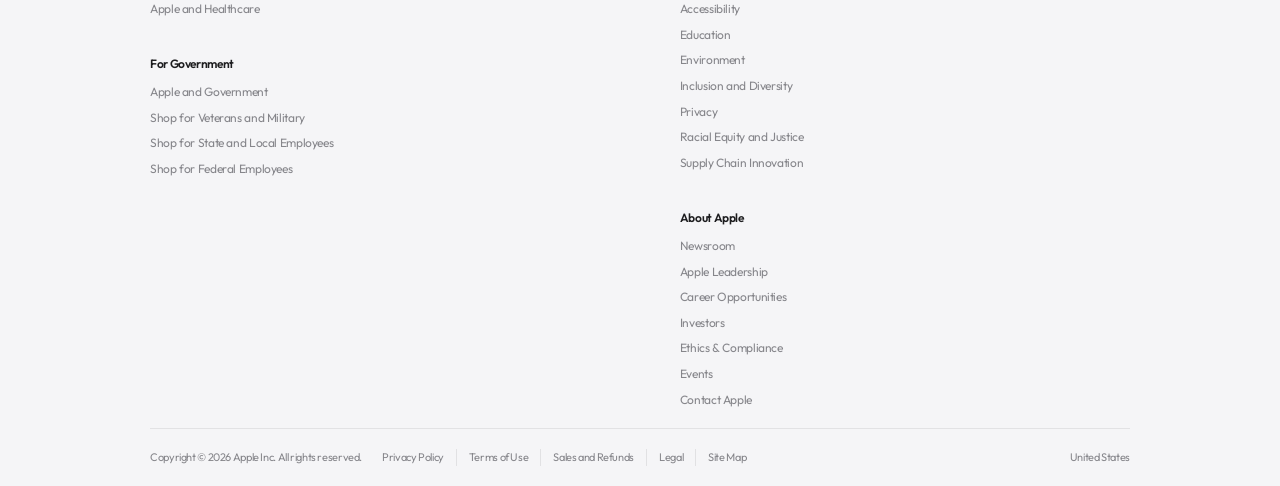
<file: macbook-pro.html>
<!DOCTYPE html>
<html lang="en">

<head>
    <meta charset="UTF-8">
    <meta name="viewport" content="width=device-width, initial-scale=1.0">
    <title>Buy MacBook Pro - Apple (India)</title>
    <link rel="stylesheet" href="styles.css?v=9">
    <!-- Google Fonts for Outfit -->
    <link rel="preconnect" href="https://fonts.googleapis.com">
    <link rel="preconnect" href="https://fonts.gstatic.com" crossorigin>
    <link href="https://fonts.googleapis.com/css2?family=Outfit:wght@300;400;500;600;700&display=swap" rel="stylesheet">
</head>

<body>
    <!-- Top Floating Glass Navigation Bar -->
    <nav class="nav-bar">
        <div class="nav-container">
            <input type="checkbox" id="mobile-menu-checkbox" class="mobile-menu-checkbox">
            <!-- Mobile Menu Toggle Button -->
            <label class="mobile-menu-toggle" for="mobile-menu-checkbox" aria-label="Toggle menu">
                <span class="line line-top"></span>
                <span class="line line-bottom"></span>
            </label>

            <!-- Logo -->
            <a href="index.html" class="nav-logo" id="logo-btn">
                <svg viewBox="0 0 18 18" width="18" height="18" fill="currentColor">
                    <path
                        d="M15.56 10.1c-.04-2.3 1.87-3.4 1.96-3.46-1.07-1.57-2.73-1.78-3.32-1.83-1.42-.15-2.78.84-3.5.84-.72 0-1.85-.82-3.04-.8-1.57.02-3 .92-3.81 2.33-1.64 2.86-.42 7.08 1.17 9.38.78 1.12 1.7 2.38 2.9 2.33 1.17-.05 1.61-.75 3.02-.75s1.82.75 3.04.73c1.24-.02 2.05-1.14 2.8-2.24.88-1.28 1.24-2.52 1.26-2.58-.03-.02-2.43-.93-2.45-3.72M13.27 3.25c.63-.77 1.06-1.84.94-2.91-.92.04-2.03.62-2.69 1.4-.58.67-.92 1.76-.79 2.8 1.02.08 2.07-.52 2.54-1.29" />
                </svg>
            </a>

            <!-- Desktop Links -->
            <ul class="nav-links" id="nav-links-menu">
                <li class="nav-item" data-menu="store">
                    <a href="#">Store</a>
                    <!-- Mega Menu Dropdown -->
                    <div class="mega-menu" id="menu-store">
                        <div class="mega-menu-content">
                            <div class="mega-column">
                                <span class="mega-title">Shop</span>
                                <a href="iphone.html" class="quick-link-item">Shop the Latest</a>
                                <a href="macbook-air.html">Mac</a>
                                <a href="ipad-air.html">iPad</a>
                                <a href="iphone.html">iPhone</a>
                                <a href="watch-11.html">Apple Watch</a>
                                <a href="#">Accessories</a>
                            </div>
                            <div class="mega-column">
                                <span class="mega-title">Quick Links</span>
                                <a href="#">Find a Store</a>
                                <a href="#">Order Status</a>
                                <a href="#">Ways to Buy</a>
                                <a href="#">Apple Trade In</a>
                            </div>
                            <div class="mega-column highlight-column">
                                <span class="mega-title">Special Offers</span>
                                <p>Get standard instant savings with eligible cards.</p>
                                <a href="#" class="cta-link">Learn more &gt;</a>
                            </div>
                        </div>
                    </div>
                </li>
                <li class="nav-item" data-menu="mac">
                    <a href="macbook-air.html">Mac</a>
                    <div class="mega-menu" id="menu-mac">
                        <div class="mega-menu-content">
                            <div class="mega-column">
                                <span class="mega-title">Explore Mac</span>
                                <a href="macbook-air.html">Explore All Mac</a>
                                <a href="macbook-air.html">MacBook Air</a>
                                <a href="macbook-pro.html">MacBook Pro</a>
                                <a href="#">iMac</a>
                                <a href="#">Mac Studio</a>
                                <a href="#">Mac Pro</a>
                            </div>
                            <div class="mega-column">
                                <span class="mega-title">Shop Mac</span>
                                <a href="macbook-air.html">Shop Mac</a>
                                <a href="#">Mac Accessories</a>
                                <a href="#">Financing</a>
                            </div>
                        </div>
                    </div>
                </li>
                <li class="nav-item" data-menu="ipad">
                    <a href="ipad-air.html">iPad</a>
                    <div class="mega-menu" id="menu-ipad">
                        <div class="mega-menu-content">
                            <div class="mega-column">
                                <span class="mega-title">Explore iPad</span>
                                <a href="ipad-air.html">Explore All iPad</a>
                                <a href="ipad-air.html">iPad Pro</a>
                                <a href="ipad-air.html">iPad Air</a>
                                <a href="#">iPad</a>
                                <a href="#">iPad mini</a>
                                <a href="#">Apple Pencil</a>
                            </div>
                            <div class="mega-column">
                                <span class="mega-title">Shop iPad</span>
                                <a href="ipad-air.html">Shop iPad</a>
                                <a href="#">iPad Accessories</a>
                                <a href="#">Financing</a>
                            </div>
                        </div>
                    </div>
                </li>
                <li class="nav-item" data-menu="iphone">
                    <a href="iphone.html">iPhone</a>
                    <div class="mega-menu" id="menu-iphone">
                        <div class="mega-menu-content">
                            <div class="mega-column">
                                <span class="mega-title">Explore iPhone</span>
                                <a href="iphone.html">Explore All iPhone</a>
                                <a href="iphone.html">iPhone 17</a>
                                <a href="iphone.html">iPhone 17 Pro</a>
                            </div>
                            <div class="mega-column">
                                <span class="mega-title">Shop iPhone</span>
                                <a href="iphone.html">Shop iPhone</a>
                                <a href="#">iPhone Accessories</a>
                                <a href="#">Apple Trade In</a>
                                <a href="#">Financing</a>
                            </div>
                        </div>
                    </div>
                </li>
                <li class="nav-item" data-menu="watch">
                    <a href="watch-11.html">Watch</a>
                    <div class="mega-menu" id="menu-watch">
                        <div class="mega-menu-content">
                            <div class="mega-column">
                                <span class="mega-title">Explore Watch</span>
                                <a href="watch-11.html">Explore All Apple Watch</a>
                                <a href="watch-ultra.html">Apple Watch Ultra 3</a>
                                <a href="watch-11.html">Apple Watch Series 11</a>
                                <a href="#">Apple Watch SE</a>
                            </div>
                            <div class="mega-column">
                                <span class="mega-title">Shop Watch</span>
                                <a href="watch-11.html">Shop Apple Watch</a>
                                <a href="#">Apple Watch Bands</a>
                                <a href="#">Financing</a>
                            </div>
                        </div>
                    </div>
                </li>
                <li class="nav-item" data-menu="airpods">
                    <a href="airpods-pro.html">AirPods</a>
                    <div class="mega-menu" id="menu-airpods">
                        <div class="mega-menu-content">
                            <div class="mega-column">
                                <span class="mega-title">Explore AirPods</span>
                                <a href="airpods-pro.html">Explore All AirPods</a>
                                <a href="airpods-pro.html">AirPods Pro 2</a>
                                <a href="airpods-pro.html">AirPods Pro 3</a>
                                <a href="#">AirPods 4</a>
                                <a href="#">AirPods Max</a>
                            </div>
                            <div class="mega-column">
                                <span class="mega-title">Shop AirPods</span>
                                <a href="airpods-pro.html">Shop AirPods</a>
                                <a href="#">AirPods Accessories</a>
                            </div>
                        </div>
                    </div>
                </li>
                <li class="nav-item"><a href="#">TV & Home</a></li>
                <li class="nav-item"><a href="#">Entertainment</a></li>
                <li class="nav-item"><a href="#">Accessories</a></li>
                <li class="nav-item"><a href="#">Support</a></li>
            </ul>

            <!-- Icons (Search & Bag) -->
            <div class="nav-icons">
                <div class="nav-icon-btn" id="search-btn" aria-label="Search">
                    <svg viewBox="0 0 18 18" width="18" height="18" fill="none" stroke="currentColor"
                        stroke-width="1.5">
                        <circle cx="8.5" cy="8.5" r="4.75" />
                        <line x1="12" y1="12" x2="16" y2="16" />
                    </svg>
                </div>
                <a href="bag.html" class="nav-icon-btn" id="bag-btn" aria-label="Shopping Bag">
                    <svg viewBox="0 0 18 18" width="18" height="18" fill="none" stroke="currentColor"
                        stroke-width="1.5">
                        <path d="M5 6V5a4 4 0 0 1 8 0v1M3 6h12v10a1 1 0 0 1-1 1H4a1 1 0 0 1-1-1V6z" />
                    </svg>
                    <span class="bag-badge" id="cart-badge" style="display: flex;">1</span>
                </a>
            </div>
        </div>
    </nav>

    <!-- Announcement Bar -->
    <div class="announcement-bar">
        <p>Get up to 6 months of No Cost EMI* plus up to ₹10000 instant cashback* on selected products with eligible
            cards. <a href="#">Shop &gt;</a></p>
    </div>

    <!-- MAIN PRODUCT DETAILS -->
    <main style="padding: 100px 20px 60px 20px; display: flex; justify-content: center; background-color: #f5f5f7; min-height: 100vh;">
        <div class="modal-card" style="box-shadow: 0 8px 30px rgba(0,0,0,0.05); transform: none; max-height: none; width: 100%; max-width: 1024px; padding: 40px;">
            <div class="modal-grid">
                <!-- Left: Product Gallery -->
                <div class="modal-gallery">
                    <img src="assets/macbook pro.jpg" alt="MacBook Pro" id="modal-product-img" style="max-height: 350px; width: auto; object-fit: contain; display: block; margin: 0 auto 20px auto;">
                    <div class="gallery-info">
                        <h4 id="modal-color-display">Color - Space Black</h4>
                        <div class="modal-color-circles" id="modal-color-picker">
                            <input type="radio" name="color" id="color-spaceblack" class="color-radio" checked>
                            <label for="color-spaceblack" class="modal-color-dot" style="background-color: #1c1d21;" aria-label="Space Black"></label>
                        </div>
                    </div>
                </div>
                <!-- Right: Buying Options -->
                <div class="modal-buying-options">
                    <span class="modal-tag">New</span>
                    <h3 id="modal-product-name">MacBook Pro M5</h3>
                    <p class="modal-description" id="modal-product-desc">The ultimate professional laptop. Built with extreme M5, M5 Pro, or M5 Max processors for heavy workloads.</p>

                    <div class="option-section">
                        <span class="option-title">Choose your size</span>
                        <div class="option-group" id="size-options">
                            <input type="radio" name="size" id="size-14" class="option-radio" checked>
                            <label for="size-14" class="opt-btn">14-inch screen</label>

                            <input type="radio" name="size" id="size-16" class="option-radio">
                            <label for="size-16" class="opt-btn">16-inch screen</label>
                        </div>
                    </div>

                    <div class="option-section">
                        <span class="option-title">Choose storage</span>
                        <div class="option-group" id="storage-options">
                            <input type="radio" name="storage" id="storage-512" class="option-radio" checked>
                            <label for="storage-512" class="opt-btn">512GB SSD</label>

                            <input type="radio" name="storage" id="storage-1tb" class="option-radio">
                            <label for="storage-1tb" class="opt-btn">1TB SSD</label>

                            <input type="radio" name="storage" id="storage-2tb" class="option-radio">
                            <label for="storage-2tb" class="opt-btn">2TB SSD</label>
                        </div>
                    </div>

                    <div class="price-box">
                        <span class="price-label">Price</span>
                        <h4 id="modal-product-price">₹1,69,900</h4>
                    </div>

                    <a href="bag.html" class="add-to-cart-btn" style="text-decoration: none; text-align: center; display: block;">Add to Bag</a>
                </div>
            </div>
        </div>
    </main>

    <!-- Apple Site Footer -->
    <footer class="site-footer">
        <div class="footer-container">
            <!-- Disclaimers -->
            <div class="footer-disclaimer">
                <p>*Instant savings is available for Bank Cards. Eligible cardholders will receive standard cashback
                    instantly at point of sale on eligible purchases. Terms and conditions apply. Apple Intelligence is
                    rolling out now in English (US) globally, with regional adaptations on their way.</p>
                <p>1. Subscription required for Apple TV+. Subject to terms and conditions.</p>
            </div>
            <div class="footer-divider"></div>

            <!-- Footer Link Columns -->
            <div class="footer-directory">
                <div class="directory-col">
                    <span class="directory-title">Shop and Learn</span>
                    <ul>
                        <li><a href="iphone.html">Store</a></li>
                        <li><a href="macbook-air.html">Mac</a></li>
                        <li><a href="ipad-air.html">iPad</a></li>
                        <li><a href="iphone.html">iPhone</a></li>
                        <li><a href="watch-11.html">Watch</a></li>
                        <li><a href="airpods-pro.html">AirPods</a></li>
                        <li><a href="#">TV & Home</a></li>
                        <li><a href="#">AirTag</a></li>
                        <li><a href="#">Accessories</a></li>
                        <li><a href="#">Gift Cards</a></li>
                    </ul>
                    <br>
                    <span class="directory-title">Apple Wallet</span>
                    <ul>
                        <li><a href="#">Apple Card</a></li>
                        <li><a href="#">Apple Pay</a></li>
                        <li><a href="#">Apple Cash</a></li>
                    </ul>
                </div>
                <div class="directory-col">
                    <span class="directory-title">Account</span>
                    <ul>
                        <li><a href="#">Manage Your Apple ID</a></li>
                        <li><a href="#">Apple Store Account</a></li>
                        <li><a href="#">iCloud.com</a></li>
                    </ul>
                </div>
                <div class="directory-col">
                    <span class="directory-title">Entertainment</span>
                    <ul>
                        <li><a href="#">Apple TV+</a></li>
                        <li><a href="#">Apple Music</a></li>
                        <li><a href="#">Apple Arcade</a></li>
                        <li><a href="#">Apple Podcasts</a></li>
                        <li><a href="#">Apple Books</a></li>
                        <li><a href="#">App Store</a></li>
                    </ul>
                </div>
                <div class="directory-col">
                    <span class="directory-title">Apple Store</span>
                    <ul>
                        <li><a href="#">Find a Store</a></li>
                        <li><a href="#">Genius Bar</a></li>
                        <li><a href="#">Today at Apple</a></li>
                        <li><a href="#">Group Reservations</a></li>
                        <li><a href="#">Apple Camp</a></li>
                        <li><a href="#">Apple Store App</a></li>
                        <li><a href="#">Certified Refurbished</a></li>
                        <li><a href="#">Apple Trade In</a></li>
                        <li><a href="#">Financing</a></li>
                        <li><a href="#">Carrier Deals at Apple</a></li>
                        <li><a href="#">Order Status</a></li>
                        <li><a href="#">Shopping Help</a></li>
                    </ul>
                </div>
                <div class="directory-col">
                    <span class="directory-title">For Business</span>
                    <ul>
                        <li><a href="#">Apple and Business</a></li>
                        <li><a href="#">Shop for Business</a></li>
                    </ul>
                    <br>
                    <span class="directory-title">For Education</span>
                    <ul>
                        <li><a href="#">Apple and Education</a></li>
                        <li><a href="#">Shop for K-12</a></li>
                        <li><a href="#">Shop for College</a></li>
                    </ul>
                </div>
                <div class="directory-col">
                    <span class="directory-title">For Healthcare</span>
                    <ul>
                        <li><a href="#">Apple and Healthcare</a></li>
                    </ul>
                    <br>
                    <span class="directory-title">For Government</span>
                    <ul>
                        <li><a href="#">Apple and Government</a></li>
                        <li><a href="#">Shop for Veterans and Military</a></li>
                        <li><a href="#">Shop for State and Local Employees</a></li>
                        <li><a href="#">Shop for Federal Employees</a></li>
                    </ul>
                </div>
                <div class="directory-col">
                    <span class="directory-title">Apple Values</span>
                    <ul>
                        <li><a href="#">Accessibility</a></li>
                        <li><a href="#">Education</a></li>
                        <li><a href="#">Environment</a></li>
                        <li><a href="#">Inclusion and Diversity</a></li>
                        <li><a href="#">Privacy</a></li>
                        <li><a href="#">Racial Equity and Justice</a></li>
                        <li><a href="#">Supply Chain Innovation</a></li>
                    </ul>
                    <br>
                    <span class="directory-title">About Apple</span>
                    <ul>
                        <li><a href="#">Newsroom</a></li>
                        <li><a href="#">Apple Leadership</a></li>
                        <li><a href="#">Career Opportunities</a></li>
                        <li><a href="#">Investors</a></li>
                        <li><a href="#">Ethics & Compliance</a></li>
                        <li><a href="#">Events</a></li>
                        <li><a href="#">Contact Apple</a></li>
                    </ul>
                </div>
            </div>
            <div class="footer-divider"></div>

            <!-- Copyright and legal -->
            <div class="footer-bottom">
                <div class="bottom-left">
                    <p>Copyright &copy; 2026 Apple Inc. All rights reserved.</p>
                    <div class="legal-links">
                        <a href="#">Privacy Policy</a>
                        <a href="#">Terms of Use</a>
                        <a href="#">Sales and Refunds</a>
                        <a href="#">Legal</a>
                        <a href="#">Site Map</a>
                    </div>
                </div>
                <div class="bottom-right">
                    <a href="#" class="region-selector">United States</a>
                </div>
            </div>
        </div>
    </footer>
</body>

</html>
</file>
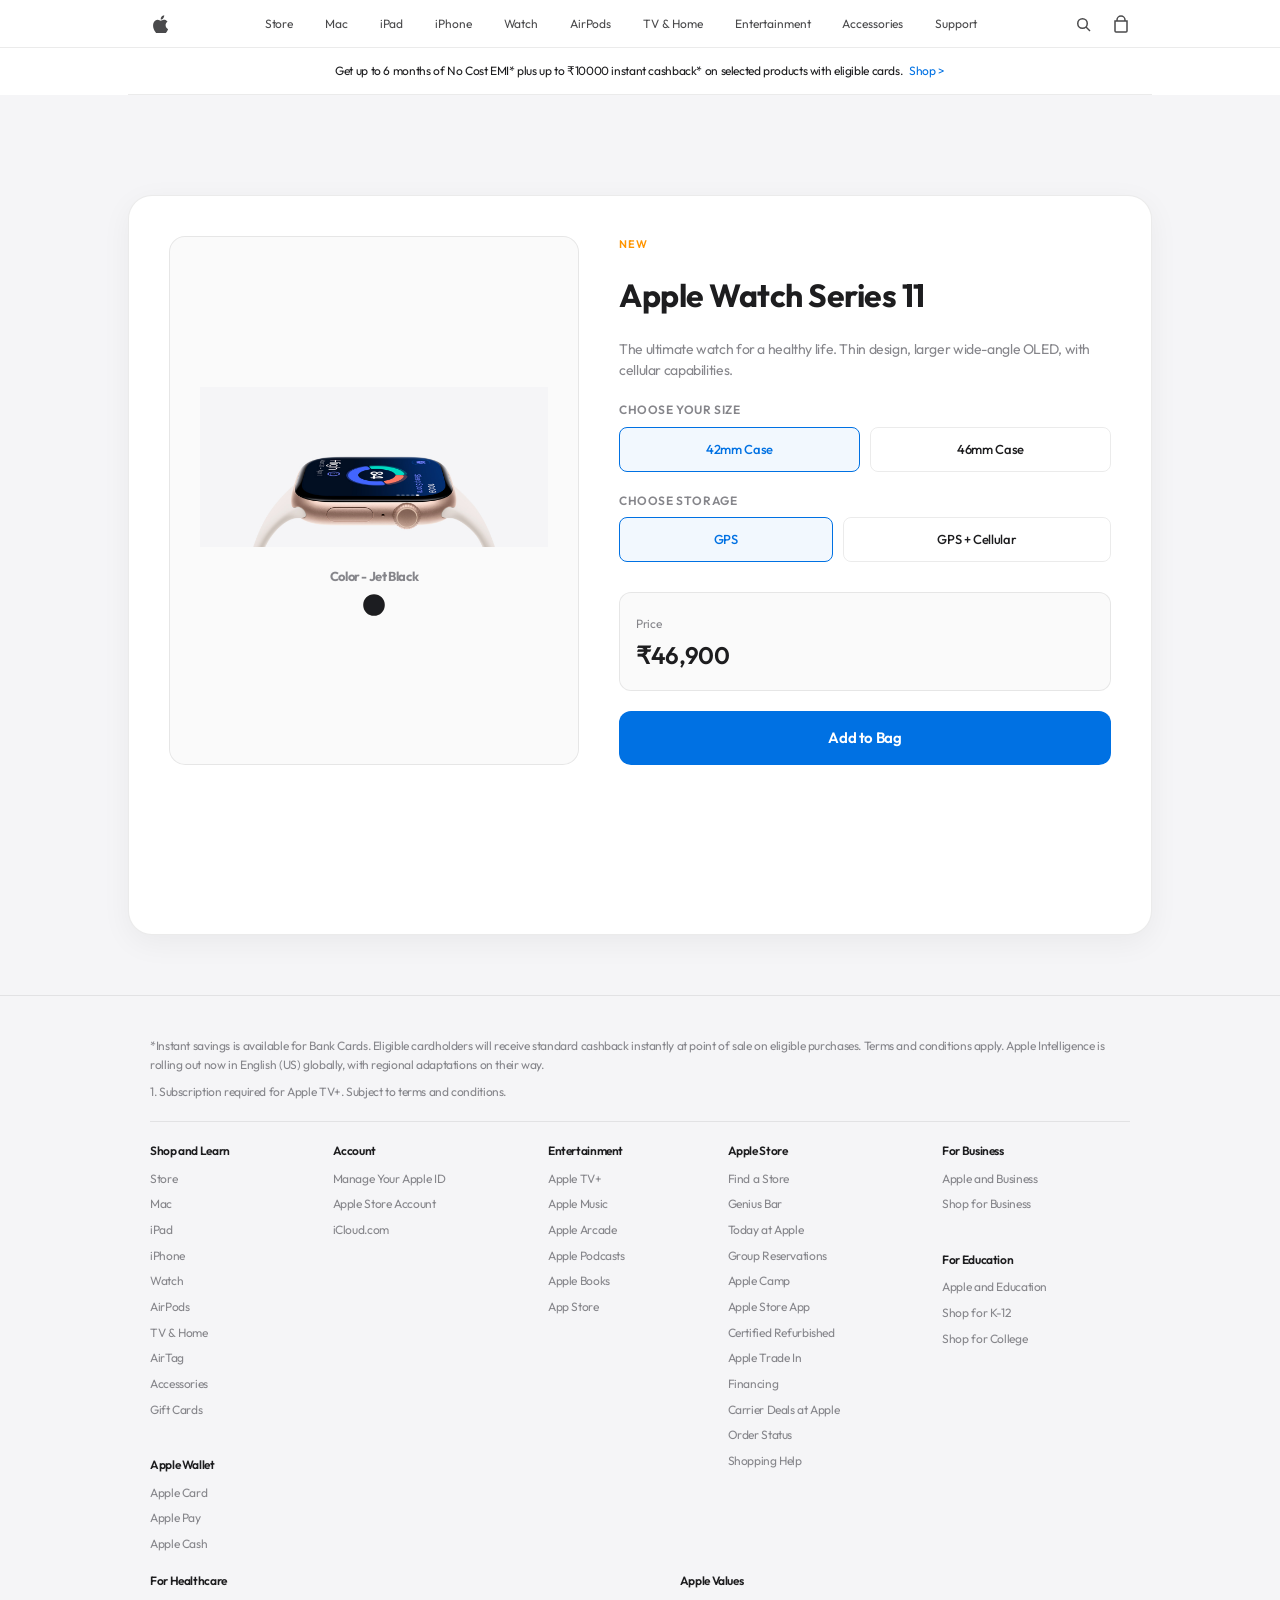
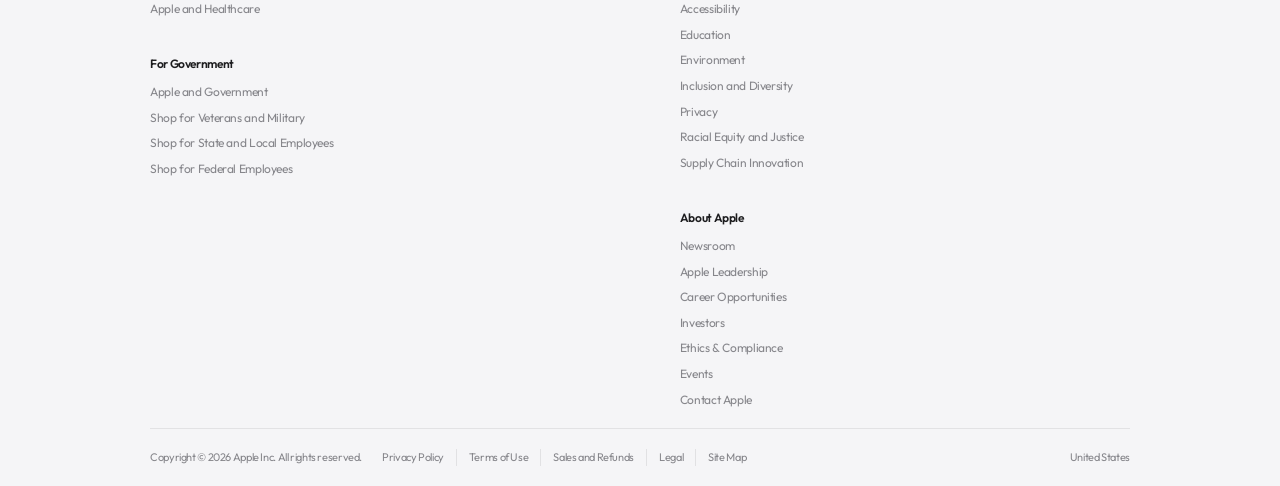
<file: watch-11.html>
<!DOCTYPE html>
<html lang="en">

<head>
    <meta charset="UTF-8">
    <meta name="viewport" content="width=device-width, initial-scale=1.0">
    <title>Buy Apple Watch Series 11 - Apple (India)</title>
    <link rel="stylesheet" href="styles.css?v=9">
    <!-- Google Fonts for Outfit -->
    <link rel="preconnect" href="https://fonts.googleapis.com">
    <link rel="preconnect" href="https://fonts.gstatic.com" crossorigin>
    <link href="https://fonts.googleapis.com/css2?family=Outfit:wght@300;400;500;600;700&display=swap" rel="stylesheet">
</head>

<body>
    <!-- Top Floating Glass Navigation Bar -->
    <nav class="nav-bar">
        <div class="nav-container">
            <input type="checkbox" id="mobile-menu-checkbox" class="mobile-menu-checkbox">
            <!-- Mobile Menu Toggle Button -->
            <label class="mobile-menu-toggle" for="mobile-menu-checkbox" aria-label="Toggle menu">
                <span class="line line-top"></span>
                <span class="line line-bottom"></span>
            </label>

            <!-- Logo -->
            <a href="index.html" class="nav-logo" id="logo-btn">
                <svg viewBox="0 0 18 18" width="18" height="18" fill="currentColor">
                    <path
                        d="M15.56 10.1c-.04-2.3 1.87-3.4 1.96-3.46-1.07-1.57-2.73-1.78-3.32-1.83-1.42-.15-2.78.84-3.5.84-.72 0-1.85-.82-3.04-.8-1.57.02-3 .92-3.81 2.33-1.64 2.86-.42 7.08 1.17 9.38.78 1.12 1.7 2.38 2.9 2.33 1.17-.05 1.61-.75 3.02-.75s1.82.75 3.04.73c1.24-.02 2.05-1.14 2.8-2.24.88-1.28 1.24-2.52 1.26-2.58-.03-.02-2.43-.93-2.45-3.72M13.27 3.25c.63-.77 1.06-1.84.94-2.91-.92.04-2.03.62-2.69 1.4-.58.67-.92 1.76-.79 2.8 1.02.08 2.07-.52 2.54-1.29" />
                </svg>
            </a>

            <!-- Desktop Links -->
            <ul class="nav-links" id="nav-links-menu">
                <li class="nav-item" data-menu="store">
                    <a href="#">Store</a>
                    <!-- Mega Menu Dropdown -->
                    <div class="mega-menu" id="menu-store">
                        <div class="mega-menu-content">
                            <div class="mega-column">
                                <span class="mega-title">Shop</span>
                                <a href="iphone.html" class="quick-link-item">Shop the Latest</a>
                                <a href="macbook-air.html">Mac</a>
                                <a href="ipad-air.html">iPad</a>
                                <a href="iphone.html">iPhone</a>
                                <a href="watch-11.html">Apple Watch</a>
                                <a href="#">Accessories</a>
                            </div>
                            <div class="mega-column">
                                <span class="mega-title">Quick Links</span>
                                <a href="#">Find a Store</a>
                                <a href="#">Order Status</a>
                                <a href="#">Ways to Buy</a>
                                <a href="#">Apple Trade In</a>
                            </div>
                            <div class="mega-column highlight-column">
                                <span class="mega-title">Special Offers</span>
                                <p>Get standard instant savings with eligible cards.</p>
                                <a href="#" class="cta-link">Learn more &gt;</a>
                            </div>
                        </div>
                    </div>
                </li>
                <li class="nav-item" data-menu="mac">
                    <a href="macbook-air.html">Mac</a>
                    <div class="mega-menu" id="menu-mac">
                        <div class="mega-menu-content">
                            <div class="mega-column">
                                <span class="mega-title">Explore Mac</span>
                                <a href="macbook-air.html">Explore All Mac</a>
                                <a href="macbook-air.html">MacBook Air</a>
                                <a href="macbook-pro.html">MacBook Pro</a>
                                <a href="#">iMac</a>
                                <a href="#">Mac Studio</a>
                                <a href="#">Mac Pro</a>
                            </div>
                            <div class="mega-column">
                                <span class="mega-title">Shop Mac</span>
                                <a href="macbook-air.html">Shop Mac</a>
                                <a href="#">Mac Accessories</a>
                                <a href="#">Financing</a>
                            </div>
                        </div>
                    </div>
                </li>
                <li class="nav-item" data-menu="ipad">
                    <a href="ipad-air.html">iPad</a>
                    <div class="mega-menu" id="menu-ipad">
                        <div class="mega-menu-content">
                            <div class="mega-column">
                                <span class="mega-title">Explore iPad</span>
                                <a href="ipad-air.html">Explore All iPad</a>
                                <a href="ipad-air.html">iPad Pro</a>
                                <a href="ipad-air.html">iPad Air</a>
                                <a href="#">iPad</a>
                                <a href="#">iPad mini</a>
                                <a href="#">Apple Pencil</a>
                            </div>
                            <div class="mega-column">
                                <span class="mega-title">Shop iPad</span>
                                <a href="ipad-air.html">Shop iPad</a>
                                <a href="#">iPad Accessories</a>
                                <a href="#">Financing</a>
                            </div>
                        </div>
                    </div>
                </li>
                <li class="nav-item" data-menu="iphone">
                    <a href="iphone.html">iPhone</a>
                    <div class="mega-menu" id="menu-iphone">
                        <div class="mega-menu-content">
                            <div class="mega-column">
                                <span class="mega-title">Explore iPhone</span>
                                <a href="iphone.html">Explore All iPhone</a>
                                <a href="iphone.html">iPhone 17</a>
                                <a href="iphone.html">iPhone 17 Pro</a>
                            </div>
                            <div class="mega-column">
                                <span class="mega-title">Shop iPhone</span>
                                <a href="iphone.html">Shop iPhone</a>
                                <a href="#">iPhone Accessories</a>
                                <a href="#">Apple Trade In</a>
                                <a href="#">Financing</a>
                            </div>
                        </div>
                    </div>
                </li>
                <li class="nav-item" data-menu="watch">
                    <a href="watch-11.html">Watch</a>
                    <div class="mega-menu" id="menu-watch">
                        <div class="mega-menu-content">
                            <div class="mega-column">
                                <span class="mega-title">Explore Watch</span>
                                <a href="watch-11.html">Explore All Apple Watch</a>
                                <a href="watch-ultra.html">Apple Watch Ultra 3</a>
                                <a href="watch-11.html">Apple Watch Series 11</a>
                                <a href="#">Apple Watch SE</a>
                            </div>
                            <div class="mega-column">
                                <span class="mega-title">Shop Watch</span>
                                <a href="watch-11.html">Shop Apple Watch</a>
                                <a href="#">Apple Watch Bands</a>
                                <a href="#">Financing</a>
                            </div>
                        </div>
                    </div>
                </li>
                <li class="nav-item" data-menu="airpods">
                    <a href="airpods-pro.html">AirPods</a>
                    <div class="mega-menu" id="menu-airpods">
                        <div class="mega-menu-content">
                            <div class="mega-column">
                                <span class="mega-title">Explore AirPods</span>
                                <a href="airpods-pro.html">Explore All AirPods</a>
                                <a href="airpods-pro.html">AirPods Pro 2</a>
                                <a href="airpods-pro.html">AirPods Pro 3</a>
                                <a href="#">AirPods 4</a>
                                <a href="#">AirPods Max</a>
                            </div>
                            <div class="mega-column">
                                <span class="mega-title">Shop AirPods</span>
                                <a href="airpods-pro.html">Shop AirPods</a>
                                <a href="#">AirPods Accessories</a>
                            </div>
                        </div>
                    </div>
                </li>
                <li class="nav-item"><a href="#">TV & Home</a></li>
                <li class="nav-item"><a href="#">Entertainment</a></li>
                <li class="nav-item"><a href="#">Accessories</a></li>
                <li class="nav-item"><a href="#">Support</a></li>
            </ul>

            <!-- Icons (Search & Bag) -->
            <div class="nav-icons">
                <div class="nav-icon-btn" id="search-btn" aria-label="Search">
                    <svg viewBox="0 0 18 18" width="18" height="18" fill="none" stroke="currentColor"
                        stroke-width="1.5">
                        <circle cx="8.5" cy="8.5" r="4.75" />
                        <line x1="12" y1="12" x2="16" y2="16" />
                    </svg>
                </div>
                <a href="bag.html" class="nav-icon-btn" id="bag-btn" aria-label="Shopping Bag">
                    <svg viewBox="0 0 18 18" width="18" height="18" fill="none" stroke="currentColor"
                        stroke-width="1.5">
                        <path d="M5 6V5a4 4 0 0 1 8 0v1M3 6h12v10a1 1 0 0 1-1 1H4a1 1 0 0 1-1-1V6z" />
                    </svg>
                    <span class="bag-badge" id="cart-badge" style="display: flex;">1</span>
                </a>
            </div>
        </div>
    </nav>

    <!-- Announcement Bar -->
    <div class="announcement-bar">
        <p>Get up to 6 months of No Cost EMI* plus up to ₹10000 instant cashback* on selected products with eligible
            cards. <a href="#">Shop &gt;</a></p>
    </div>

    <!-- MAIN PRODUCT DETAILS -->
    <main style="padding: 100px 20px 60px 20px; display: flex; justify-content: center; background-color: #f5f5f7; min-height: 100vh;">
        <div class="modal-card" style="box-shadow: 0 8px 30px rgba(0,0,0,0.05); transform: none; max-height: none; width: 100%; max-width: 1024px; padding: 40px;">
            <div class="modal-grid">
                <!-- Left: Product Gallery -->
                <div class="modal-gallery">
                    <img src="assets/watch series 11.jpg" alt="Apple Watch Series 11" id="modal-product-img" style="max-height: 350px; width: auto; object-fit: contain; display: block; margin: 0 auto 20px auto;">
                    <div class="gallery-info">
                        <h4 id="modal-color-display">Color - Jet Black</h4>
                        <div class="modal-color-circles" id="modal-color-picker">
                            <input type="radio" name="color" id="color-jetblack" class="color-radio" checked>
                            <label for="color-jetblack" class="modal-color-dot" style="background-color: #1c1d21;" aria-label="Jet Black"></label>
                        </div>
                    </div>
                </div>
                <!-- Right: Buying Options -->
                <div class="modal-buying-options">
                    <span class="modal-tag">New</span>
                    <h3 id="modal-product-name">Apple Watch Series 11</h3>
                    <p class="modal-description" id="modal-product-desc">The ultimate watch for a healthy life. Thin design, larger wide-angle OLED, with cellular capabilities.</p>

                    <div class="option-section">
                        <span class="option-title">Choose your size</span>
                        <div class="option-group" id="size-options">
                            <input type="radio" name="size" id="size-42" class="option-radio" checked>
                            <label for="size-42" class="opt-btn">42mm Case</label>

                            <input type="radio" name="size" id="size-46" class="option-radio">
                            <label for="size-46" class="opt-btn">46mm Case</label>
                        </div>
                    </div>

                    <div class="option-section">
                        <span class="option-title">Choose storage</span>
                        <div class="option-group" id="storage-options">
                            <input type="radio" name="storage" id="storage-gps" class="option-radio" checked>
                            <label for="storage-gps" class="opt-btn">GPS</label>

                            <input type="radio" name="storage" id="storage-cellular" class="option-radio">
                            <label for="storage-cellular" class="opt-btn">GPS + Cellular</label>
                        </div>
                    </div>

                    <div class="price-box">
                        <span class="price-label">Price</span>
                        <h4 id="modal-product-price">₹46,900</h4>
                    </div>

                    <a href="bag.html" class="add-to-cart-btn" style="text-decoration: none; text-align: center; display: block;">Add to Bag</a>
                </div>
            </div>
        </div>
    </main>

    <!-- Apple Site Footer -->
    <footer class="site-footer">
        <div class="footer-container">
            <!-- Disclaimers -->
            <div class="footer-disclaimer">
                <p>*Instant savings is available for Bank Cards. Eligible cardholders will receive standard cashback
                    instantly at point of sale on eligible purchases. Terms and conditions apply. Apple Intelligence is
                    rolling out now in English (US) globally, with regional adaptations on their way.</p>
                <p>1. Subscription required for Apple TV+. Subject to terms and conditions.</p>
            </div>
            <div class="footer-divider"></div>

            <!-- Footer Link Columns -->
            <div class="footer-directory">
                <div class="directory-col">
                    <span class="directory-title">Shop and Learn</span>
                    <ul>
                        <li><a href="iphone.html">Store</a></li>
                        <li><a href="macbook-air.html">Mac</a></li>
                        <li><a href="ipad-air.html">iPad</a></li>
                        <li><a href="iphone.html">iPhone</a></li>
                        <li><a href="watch-11.html">Watch</a></li>
                        <li><a href="airpods-pro.html">AirPods</a></li>
                        <li><a href="#">TV & Home</a></li>
                        <li><a href="#">AirTag</a></li>
                        <li><a href="#">Accessories</a></li>
                        <li><a href="#">Gift Cards</a></li>
                    </ul>
                    <br>
                    <span class="directory-title">Apple Wallet</span>
                    <ul>
                        <li><a href="#">Apple Card</a></li>
                        <li><a href="#">Apple Pay</a></li>
                        <li><a href="#">Apple Cash</a></li>
                    </ul>
                </div>
                <div class="directory-col">
                    <span class="directory-title">Account</span>
                    <ul>
                        <li><a href="#">Manage Your Apple ID</a></li>
                        <li><a href="#">Apple Store Account</a></li>
                        <li><a href="#">iCloud.com</a></li>
                    </ul>
                </div>
                <div class="directory-col">
                    <span class="directory-title">Entertainment</span>
                    <ul>
                        <li><a href="#">Apple TV+</a></li>
                        <li><a href="#">Apple Music</a></li>
                        <li><a href="#">Apple Arcade</a></li>
                        <li><a href="#">Apple Podcasts</a></li>
                        <li><a href="#">Apple Books</a></li>
                        <li><a href="#">App Store</a></li>
                    </ul>
                </div>
                <div class="directory-col">
                    <span class="directory-title">Apple Store</span>
                    <ul>
                        <li><a href="#">Find a Store</a></li>
                        <li><a href="#">Genius Bar</a></li>
                        <li><a href="#">Today at Apple</a></li>
                        <li><a href="#">Group Reservations</a></li>
                        <li><a href="#">Apple Camp</a></li>
                        <li><a href="#">Apple Store App</a></li>
                        <li><a href="#">Certified Refurbished</a></li>
                        <li><a href="#">Apple Trade In</a></li>
                        <li><a href="#">Financing</a></li>
                        <li><a href="#">Carrier Deals at Apple</a></li>
                        <li><a href="#">Order Status</a></li>
                        <li><a href="#">Shopping Help</a></li>
                    </ul>
                </div>
                <div class="directory-col">
                    <span class="directory-title">For Business</span>
                    <ul>
                        <li><a href="#">Apple and Business</a></li>
                        <li><a href="#">Shop for Business</a></li>
                    </ul>
                    <br>
                    <span class="directory-title">For Education</span>
                    <ul>
                        <li><a href="#">Apple and Education</a></li>
                        <li><a href="#">Shop for K-12</a></li>
                        <li><a href="#">Shop for College</a></li>
                    </ul>
                </div>
                <div class="directory-col">
                    <span class="directory-title">For Healthcare</span>
                    <ul>
                        <li><a href="#">Apple and Healthcare</a></li>
                    </ul>
                    <br>
                    <span class="directory-title">For Government</span>
                    <ul>
                        <li><a href="#">Apple and Government</a></li>
                        <li><a href="#">Shop for Veterans and Military</a></li>
                        <li><a href="#">Shop for State and Local Employees</a></li>
                        <li><a href="#">Shop for Federal Employees</a></li>
                    </ul>
                </div>
                <div class="directory-col">
                    <span class="directory-title">Apple Values</span>
                    <ul>
                        <li><a href="#">Accessibility</a></li>
                        <li><a href="#">Education</a></li>
                        <li><a href="#">Environment</a></li>
                        <li><a href="#">Inclusion and Diversity</a></li>
                        <li><a href="#">Privacy</a></li>
                        <li><a href="#">Racial Equity and Justice</a></li>
                        <li><a href="#">Supply Chain Innovation</a></li>
                    </ul>
                    <br>
                    <span class="directory-title">About Apple</span>
                    <ul>
                        <li><a href="#">Newsroom</a></li>
                        <li><a href="#">Apple Leadership</a></li>
                        <li><a href="#">Career Opportunities</a></li>
                        <li><a href="#">Investors</a></li>
                        <li><a href="#">Ethics & Compliance</a></li>
                        <li><a href="#">Events</a></li>
                        <li><a href="#">Contact Apple</a></li>
                    </ul>
                </div>
            </div>
            <div class="footer-divider"></div>

            <!-- Copyright and legal -->
            <div class="footer-bottom">
                <div class="bottom-left">
                    <p>Copyright &copy; 2026 Apple Inc. All rights reserved.</p>
                    <div class="legal-links">
                        <a href="#">Privacy Policy</a>
                        <a href="#">Terms of Use</a>
                        <a href="#">Sales and Refunds</a>
                        <a href="#">Legal</a>
                        <a href="#">Site Map</a>
                    </div>
                </div>
                <div class="bottom-right">
                    <a href="#" class="region-selector">United States</a>
                </div>
            </div>
        </div>
    </footer>
</body>

</html>
</file>
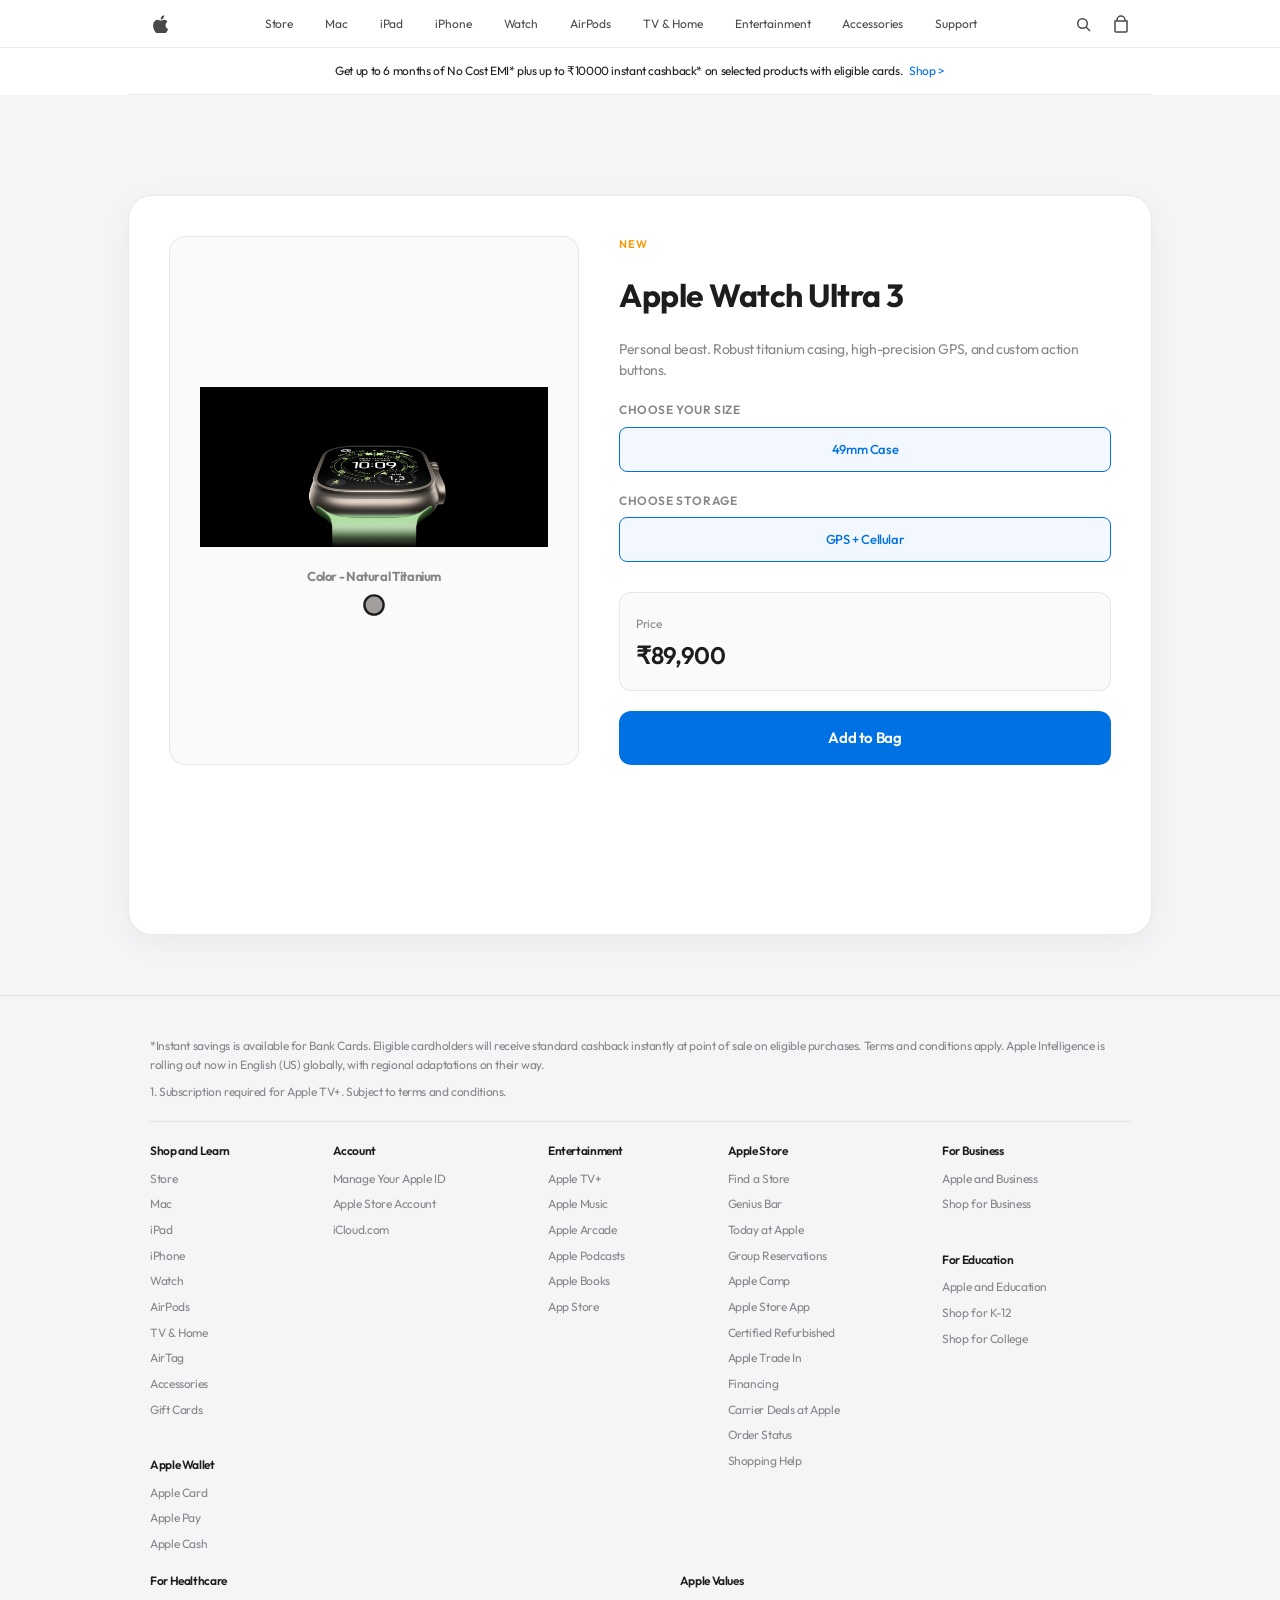
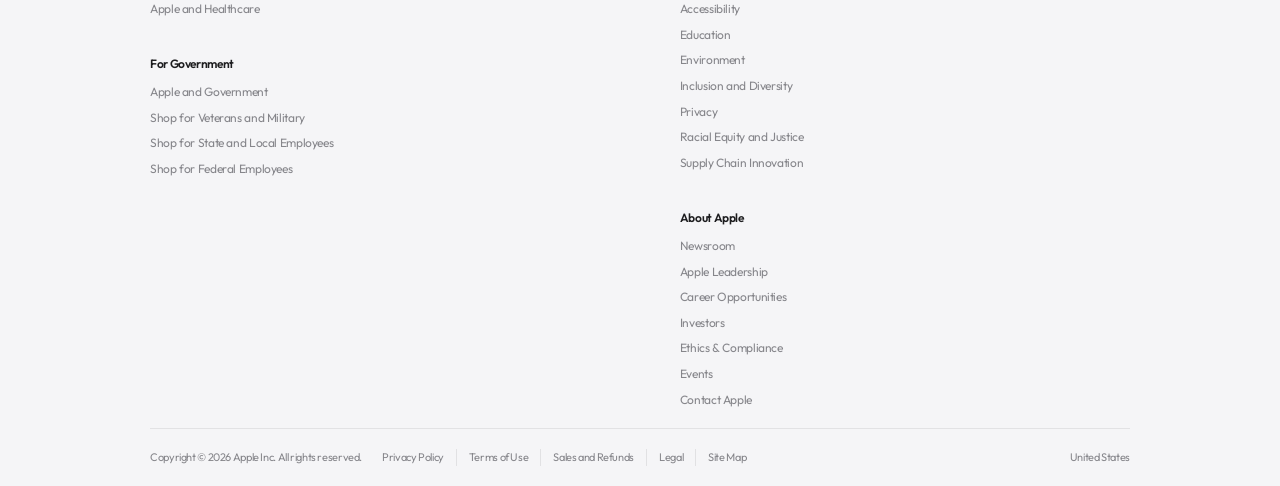
<file: watch-ultra.html>
<!DOCTYPE html>
<html lang="en">

<head>
    <meta charset="UTF-8">
    <meta name="viewport" content="width=device-width, initial-scale=1.0">
    <title>Buy Apple Watch Ultra 3 - Apple (India)</title>
    <link rel="stylesheet" href="styles.css?v=9">
    <!-- Google Fonts for Outfit -->
    <link rel="preconnect" href="https://fonts.googleapis.com">
    <link rel="preconnect" href="https://fonts.gstatic.com" crossorigin>
    <link href="https://fonts.googleapis.com/css2?family=Outfit:wght@300;400;500;600;700&display=swap" rel="stylesheet">
</head>

<body>
    <!-- Top Floating Glass Navigation Bar -->
    <nav class="nav-bar">
        <div class="nav-container">
            <input type="checkbox" id="mobile-menu-checkbox" class="mobile-menu-checkbox">
            <!-- Mobile Menu Toggle Button -->
            <label class="mobile-menu-toggle" for="mobile-menu-checkbox" aria-label="Toggle menu">
                <span class="line line-top"></span>
                <span class="line line-bottom"></span>
            </label>

            <!-- Logo -->
            <a href="index.html" class="nav-logo" id="logo-btn">
                <svg viewBox="0 0 18 18" width="18" height="18" fill="currentColor">
                    <path
                        d="M15.56 10.1c-.04-2.3 1.87-3.4 1.96-3.46-1.07-1.57-2.73-1.78-3.32-1.83-1.42-.15-2.78.84-3.5.84-.72 0-1.85-.82-3.04-.8-1.57.02-3 .92-3.81 2.33-1.64 2.86-.42 7.08 1.17 9.38.78 1.12 1.7 2.38 2.9 2.33 1.17-.05 1.61-.75 3.02-.75s1.82.75 3.04.73c1.24-.02 2.05-1.14 2.8-2.24.88-1.28 1.24-2.52 1.26-2.58-.03-.02-2.43-.93-2.45-3.72M13.27 3.25c.63-.77 1.06-1.84.94-2.91-.92.04-2.03.62-2.69 1.4-.58.67-.92 1.76-.79 2.8 1.02.08 2.07-.52 2.54-1.29" />
                </svg>
            </a>

            <!-- Desktop Links -->
            <ul class="nav-links" id="nav-links-menu">
                <li class="nav-item" data-menu="store">
                    <a href="#">Store</a>
                    <!-- Mega Menu Dropdown -->
                    <div class="mega-menu" id="menu-store">
                        <div class="mega-menu-content">
                            <div class="mega-column">
                                <span class="mega-title">Shop</span>
                                <a href="iphone.html" class="quick-link-item">Shop the Latest</a>
                                <a href="macbook-air.html">Mac</a>
                                <a href="ipad-air.html">iPad</a>
                                <a href="iphone.html">iPhone</a>
                                <a href="watch-11.html">Apple Watch</a>
                                <a href="#">Accessories</a>
                            </div>
                            <div class="mega-column">
                                <span class="mega-title">Quick Links</span>
                                <a href="#">Find a Store</a>
                                <a href="#">Order Status</a>
                                <a href="#">Ways to Buy</a>
                                <a href="#">Apple Trade In</a>
                            </div>
                            <div class="mega-column highlight-column">
                                <span class="mega-title">Special Offers</span>
                                <p>Get standard instant savings with eligible cards.</p>
                                <a href="#" class="cta-link">Learn more &gt;</a>
                            </div>
                        </div>
                    </div>
                </li>
                <li class="nav-item" data-menu="mac">
                    <a href="macbook-air.html">Mac</a>
                    <div class="mega-menu" id="menu-mac">
                        <div class="mega-menu-content">
                            <div class="mega-column">
                                <span class="mega-title">Explore Mac</span>
                                <a href="macbook-air.html">Explore All Mac</a>
                                <a href="macbook-air.html">MacBook Air</a>
                                <a href="macbook-pro.html">MacBook Pro</a>
                                <a href="#">iMac</a>
                                <a href="#">Mac Studio</a>
                                <a href="#">Mac Pro</a>
                            </div>
                            <div class="mega-column">
                                <span class="mega-title">Shop Mac</span>
                                <a href="macbook-air.html">Shop Mac</a>
                                <a href="#">Mac Accessories</a>
                                <a href="#">Financing</a>
                            </div>
                        </div>
                    </div>
                </li>
                <li class="nav-item" data-menu="ipad">
                    <a href="ipad-air.html">iPad</a>
                    <div class="mega-menu" id="menu-ipad">
                        <div class="mega-menu-content">
                            <div class="mega-column">
                                <span class="mega-title">Explore iPad</span>
                                <a href="ipad-air.html">Explore All iPad</a>
                                <a href="ipad-air.html">iPad Pro</a>
                                <a href="ipad-air.html">iPad Air</a>
                                <a href="#">iPad</a>
                                <a href="#">iPad mini</a>
                                <a href="#">Apple Pencil</a>
                            </div>
                            <div class="mega-column">
                                <span class="mega-title">Shop iPad</span>
                                <a href="ipad-air.html">Shop iPad</a>
                                <a href="#">iPad Accessories</a>
                                <a href="#">Financing</a>
                            </div>
                        </div>
                    </div>
                </li>
                <li class="nav-item" data-menu="iphone">
                    <a href="iphone.html">iPhone</a>
                    <div class="mega-menu" id="menu-iphone">
                        <div class="mega-menu-content">
                            <div class="mega-column">
                                <span class="mega-title">Explore iPhone</span>
                                <a href="iphone.html">Explore All iPhone</a>
                                <a href="iphone.html">iPhone 17</a>
                                <a href="iphone.html">iPhone 17 Pro</a>
                            </div>
                            <div class="mega-column">
                                <span class="mega-title">Shop iPhone</span>
                                <a href="iphone.html">Shop iPhone</a>
                                <a href="#">iPhone Accessories</a>
                                <a href="#">Apple Trade In</a>
                                <a href="#">Financing</a>
                            </div>
                        </div>
                    </div>
                </li>
                <li class="nav-item" data-menu="watch">
                    <a href="watch-11.html">Watch</a>
                    <div class="mega-menu" id="menu-watch">
                        <div class="mega-menu-content">
                            <div class="mega-column">
                                <span class="mega-title">Explore Watch</span>
                                <a href="watch-11.html">Explore All Apple Watch</a>
                                <a href="watch-ultra.html">Apple Watch Ultra 3</a>
                                <a href="watch-11.html">Apple Watch Series 11</a>
                                <a href="#">Apple Watch SE</a>
                            </div>
                            <div class="mega-column">
                                <span class="mega-title">Shop Watch</span>
                                <a href="watch-11.html">Shop Apple Watch</a>
                                <a href="#">Apple Watch Bands</a>
                                <a href="#">Financing</a>
                            </div>
                        </div>
                    </div>
                </li>
                <li class="nav-item" data-menu="airpods">
                    <a href="airpods-pro.html">AirPods</a>
                    <div class="mega-menu" id="menu-airpods">
                        <div class="mega-menu-content">
                            <div class="mega-column">
                                <span class="mega-title">Explore AirPods</span>
                                <a href="airpods-pro.html">Explore All AirPods</a>
                                <a href="airpods-pro.html">AirPods Pro 2</a>
                                <a href="airpods-pro.html">AirPods Pro 3</a>
                                <a href="#">AirPods 4</a>
                                <a href="#">AirPods Max</a>
                            </div>
                            <div class="mega-column">
                                <span class="mega-title">Shop AirPods</span>
                                <a href="airpods-pro.html">Shop AirPods</a>
                                <a href="#">AirPods Accessories</a>
                            </div>
                        </div>
                    </div>
                </li>
                <li class="nav-item"><a href="#">TV & Home</a></li>
                <li class="nav-item"><a href="#">Entertainment</a></li>
                <li class="nav-item"><a href="#">Accessories</a></li>
                <li class="nav-item"><a href="#">Support</a></li>
            </ul>

            <!-- Icons (Search & Bag) -->
            <div class="nav-icons">
                <div class="nav-icon-btn" id="search-btn" aria-label="Search">
                    <svg viewBox="0 0 18 18" width="18" height="18" fill="none" stroke="currentColor"
                        stroke-width="1.5">
                        <circle cx="8.5" cy="8.5" r="4.75" />
                        <line x1="12" y1="12" x2="16" y2="16" />
                    </svg>
                </div>
                <a href="bag.html" class="nav-icon-btn" id="bag-btn" aria-label="Shopping Bag">
                    <svg viewBox="0 0 18 18" width="18" height="18" fill="none" stroke="currentColor"
                        stroke-width="1.5">
                        <path d="M5 6V5a4 4 0 0 1 8 0v1M3 6h12v10a1 1 0 0 1-1 1H4a1 1 0 0 1-1-1V6z" />
                    </svg>
                    <span class="bag-badge" id="cart-badge" style="display: flex;">1</span>
                </a>
            </div>
        </div>
    </nav>

    <!-- Announcement Bar -->
    <div class="announcement-bar">
        <p>Get up to 6 months of No Cost EMI* plus up to ₹10000 instant cashback* on selected products with eligible
            cards. <a href="#">Shop &gt;</a></p>
    </div>

    <!-- MAIN PRODUCT DETAILS -->
    <main style="padding: 100px 20px 60px 20px; display: flex; justify-content: center; background-color: #f5f5f7; min-height: 100vh;">
        <div class="modal-card" style="box-shadow: 0 8px 30px rgba(0,0,0,0.05); transform: none; max-height: none; width: 100%; max-width: 1024px; padding: 40px;">
            <div class="modal-grid">
                <!-- Left: Product Gallery -->
                <div class="modal-gallery">
                    <img src="assets/watch ultra 3.jpg" alt="Apple Watch Ultra 3" id="modal-product-img" style="max-height: 350px; width: auto; object-fit: contain; display: block; margin: 0 auto 20px auto;">
                    <div class="gallery-info">
                        <h4 id="modal-color-display">Color - Natural Titanium</h4>
                        <div class="modal-color-circles" id="modal-color-picker">
                            <input type="radio" name="color" id="color-natural" class="color-radio" checked>
                            <label for="color-natural" class="modal-color-dot" style="background-color: #a39f9c;" aria-label="Natural Titanium"></label>
                        </div>
                    </div>
                </div>
                <!-- Right: Buying Options -->
                <div class="modal-buying-options">
                    <span class="modal-tag">New</span>
                    <h3 id="modal-product-name">Apple Watch Ultra 3</h3>
                    <p class="modal-description" id="modal-product-desc">Personal beast. Robust titanium casing, high-precision GPS, and custom action buttons.</p>

                    <div class="option-section">
                        <span class="option-title">Choose your size</span>
                        <div class="option-group" id="size-options">
                            <input type="radio" name="size" id="size-49" class="option-radio" checked>
                            <label for="size-49" class="opt-btn">49mm Case</label>
                        </div>
                    </div>

                    <div class="option-section">
                        <span class="option-title">Choose storage</span>
                        <div class="option-group" id="storage-options">
                            <input type="radio" name="storage" id="storage-ultra-cellular" class="option-radio" checked>
                            <label for="storage-ultra-cellular" class="opt-btn">GPS + Cellular</label>
                        </div>
                    </div>

                    <div class="price-box">
                        <span class="price-label">Price</span>
                        <h4 id="modal-product-price">₹89,900</h4>
                    </div>

                    <a href="bag.html" class="add-to-cart-btn" style="text-decoration: none; text-align: center; display: block;">Add to Bag</a>
                </div>
            </div>
        </div>
    </main>

    <!-- Apple Site Footer -->
    <footer class="site-footer">
        <div class="footer-container">
            <!-- Disclaimers -->
            <div class="footer-disclaimer">
                <p>*Instant savings is available for Bank Cards. Eligible cardholders will receive standard cashback
                    instantly at point of sale on eligible purchases. Terms and conditions apply. Apple Intelligence is
                    rolling out now in English (US) globally, with regional adaptations on their way.</p>
                <p>1. Subscription required for Apple TV+. Subject to terms and conditions.</p>
            </div>
            <div class="footer-divider"></div>

            <!-- Footer Link Columns -->
            <div class="footer-directory">
                <div class="directory-col">
                    <span class="directory-title">Shop and Learn</span>
                    <ul>
                        <li><a href="iphone.html">Store</a></li>
                        <li><a href="macbook-air.html">Mac</a></li>
                        <li><a href="ipad-air.html">iPad</a></li>
                        <li><a href="iphone.html">iPhone</a></li>
                        <li><a href="watch-11.html">Watch</a></li>
                        <li><a href="airpods-pro.html">AirPods</a></li>
                        <li><a href="#">TV & Home</a></li>
                        <li><a href="#">AirTag</a></li>
                        <li><a href="#">Accessories</a></li>
                        <li><a href="#">Gift Cards</a></li>
                    </ul>
                    <br>
                    <span class="directory-title">Apple Wallet</span>
                    <ul>
                        <li><a href="#">Apple Card</a></li>
                        <li><a href="#">Apple Pay</a></li>
                        <li><a href="#">Apple Cash</a></li>
                    </ul>
                </div>
                <div class="directory-col">
                    <span class="directory-title">Account</span>
                    <ul>
                        <li><a href="#">Manage Your Apple ID</a></li>
                        <li><a href="#">Apple Store Account</a></li>
                        <li><a href="#">iCloud.com</a></li>
                    </ul>
                </div>
                <div class="directory-col">
                    <span class="directory-title">Entertainment</span>
                    <ul>
                        <li><a href="#">Apple TV+</a></li>
                        <li><a href="#">Apple Music</a></li>
                        <li><a href="#">Apple Arcade</a></li>
                        <li><a href="#">Apple Podcasts</a></li>
                        <li><a href="#">Apple Books</a></li>
                        <li><a href="#">App Store</a></li>
                    </ul>
                </div>
                <div class="directory-col">
                    <span class="directory-title">Apple Store</span>
                    <ul>
                        <li><a href="#">Find a Store</a></li>
                        <li><a href="#">Genius Bar</a></li>
                        <li><a href="#">Today at Apple</a></li>
                        <li><a href="#">Group Reservations</a></li>
                        <li><a href="#">Apple Camp</a></li>
                        <li><a href="#">Apple Store App</a></li>
                        <li><a href="#">Certified Refurbished</a></li>
                        <li><a href="#">Apple Trade In</a></li>
                        <li><a href="#">Financing</a></li>
                        <li><a href="#">Carrier Deals at Apple</a></li>
                        <li><a href="#">Order Status</a></li>
                        <li><a href="#">Shopping Help</a></li>
                    </ul>
                </div>
                <div class="directory-col">
                    <span class="directory-title">For Business</span>
                    <ul>
                        <li><a href="#">Apple and Business</a></li>
                        <li><a href="#">Shop for Business</a></li>
                    </ul>
                    <br>
                    <span class="directory-title">For Education</span>
                    <ul>
                        <li><a href="#">Apple and Education</a></li>
                        <li><a href="#">Shop for K-12</a></li>
                        <li><a href="#">Shop for College</a></li>
                    </ul>
                </div>
                <div class="directory-col">
                    <span class="directory-title">For Healthcare</span>
                    <ul>
                        <li><a href="#">Apple and Healthcare</a></li>
                    </ul>
                    <br>
                    <span class="directory-title">For Government</span>
                    <ul>
                        <li><a href="#">Apple and Government</a></li>
                        <li><a href="#">Shop for Veterans and Military</a></li>
                        <li><a href="#">Shop for State and Local Employees</a></li>
                        <li><a href="#">Shop for Federal Employees</a></li>
                    </ul>
                </div>
                <div class="directory-col">
                    <span class="directory-title">Apple Values</span>
                    <ul>
                        <li><a href="#">Accessibility</a></li>
                        <li><a href="#">Education</a></li>
                        <li><a href="#">Environment</a></li>
                        <li><a href="#">Inclusion and Diversity</a></li>
                        <li><a href="#">Privacy</a></li>
                        <li><a href="#">Racial Equity and Justice</a></li>
                        <li><a href="#">Supply Chain Innovation</a></li>
                    </ul>
                    <br>
                    <span class="directory-title">About Apple</span>
                    <ul>
                        <li><a href="#">Newsroom</a></li>
                        <li><a href="#">Apple Leadership</a></li>
                        <li><a href="#">Career Opportunities</a></li>
                        <li><a href="#">Investors</a></li>
                        <li><a href="#">Ethics & Compliance</a></li>
                        <li><a href="#">Events</a></li>
                        <li><a href="#">Contact Apple</a></li>
                    </ul>
                </div>
            </div>
            <div class="footer-divider"></div>

            <!-- Copyright and legal -->
            <div class="footer-bottom">
                <div class="bottom-left">
                    <p>Copyright &copy; 2026 Apple Inc. All rights reserved.</p>
                    <div class="legal-links">
                        <a href="#">Privacy Policy</a>
                        <a href="#">Terms of Use</a>
                        <a href="#">Sales and Refunds</a>
                        <a href="#">Legal</a>
                        <a href="#">Site Map</a>
                    </div>
                </div>
                <div class="bottom-right">
                    <a href="#" class="region-selector">United States</a>
                </div>
            </div>
        </div>
    </footer>
</body>

</html>
</file>
<file: styles.css>
/* Reset & Variable Systems */
:root {
    --bg-white: #ffffff;
    --bg-light-gray: #fafafa;
    --bg-secondary: #f5f5f7;
    --text-dark: #1d1d1f;
    --text-gray: #86868b;
    --accent-blue: #0071e3;
    --accent-blue-hover: #0077ed;
    --glass-nav: rgba(255, 255, 255, 0.8);
    --glass-border: rgba(0, 0, 0, 0.08);
    --font-sans: 'Outfit', -apple-system, BlinkMacSystemFont, "Segoe UI", Roboto, Helvetica, Arial, sans-serif;
    --transition-smooth: all 0.5s cubic-bezier(0.25, 1, 0.5, 1);
    --transition-fast: all 0.25s ease;
}

* {
    margin: 0;
    padding: 0;
    box-sizing: border-box;
    -webkit-font-smoothing: antialiased;
    -moz-osx-font-smoothing: grayscale;
}

html {
    scroll-behavior: smooth;
    font-size: 16px;
}

body {
    background-color: var(--bg-white);
    color: var(--text-dark);
    font-family: var(--font-sans);
    font-size: 17px;
    line-height: 1.4705882353;
    font-weight: 400;
    letter-spacing: -0.022em;
    -webkit-font-smoothing: antialiased;
    -moz-osx-font-smoothing: grayscale;
    overflow-x: hidden;
}

main {
    width: 100%;
    max-width: 1440px;
    margin: 0 auto;
}

/* Glassmorphic Navigation Bar - Light Theme */
.nav-bar {
    position: fixed;
    top: 0;
    left: 0;
    width: 100%;
    height: 48px;
    background-color: var(--glass-nav);
    backdrop-filter: blur(20px);
    -webkit-backdrop-filter: blur(20px);
    border-bottom: 1px solid var(--glass-border);
    z-index: 1000;
    transition: var(--transition-fast);
}

.nav-container {
    max-width: 1024px;
    margin: 0 auto;
    height: 100%;
    display: flex;
    justify-content: space-between;
    align-items: center;
    padding: 0 22px;
}

.nav-logo,
.nav-icon-btn {
    background: none;
    border: none;
    color: var(--text-dark);
    cursor: pointer;
    opacity: 0.8;
    transition: var(--transition-fast);
    display: flex;
    align-items: center;
    text-decoration: none;
}

.nav-logo:hover,
.nav-icon-btn:hover {
    opacity: 1;
}

.nav-links {
    display: flex;
    list-style: none;
    height: 100%;
}

.nav-item {
    display: flex;
    align-items: center;
    height: 100%;
    position: relative;
}

.nav-item>a {
    color: var(--text-dark);
    text-decoration: none;
    font-size: 12px;
    font-weight: 400;
    padding: 0 16px;
    letter-spacing: -0.01em;
    opacity: 0.8;
    transition: var(--transition-fast);
}

.nav-item:hover>a {
    opacity: 1;
}

/* Slow Fade-in Transition for Navbar Mega Menus */
.mega-menu {
    position: fixed;
    top: 48px;
    left: 0;
    width: 100vw;
    background-color: rgba(255, 255, 255, 0.98);
    backdrop-filter: blur(30px);
    -webkit-backdrop-filter: blur(30px);
    border-bottom: 1px solid var(--glass-border);

    /* Smooth CSS fade-in settings instead of display: none */
    opacity: 0;
    visibility: hidden;
    pointer-events: none;
    transform: translateY(-8px);
    transition: opacity 0.35s ease, transform 0.35s cubic-bezier(0.25, 1, 0.5, 1), visibility 0.35s;

    z-index: 999;
    padding: 40px 0 60px 0;
}

.nav-item:hover .mega-menu {
    opacity: 1;
    visibility: visible;
    pointer-events: auto;
    transform: translateY(0);
}

.mega-menu-content {
    max-width: 1024px;
    margin: 0 auto;
    display: grid;
    grid-template-columns: repeat(3, 1fr);
    gap: 40px;
    padding: 0 22px;
}

.mega-column {
    display: flex;
    flex-direction: column;
    gap: 12px;
}

.mega-title {
    font-size: 11px;
    font-weight: 500;
    color: var(--text-gray);
    text-transform: uppercase;
    letter-spacing: 0.05em;
    margin-bottom: 6px;
}

.mega-column a {
    color: var(--text-dark);
    text-decoration: none;
    font-size: 15px;
    font-weight: 600;
    transition: var(--transition-fast);
    display: block;
}

.mega-column a:hover {
    color: var(--accent-blue);
    transform: translateX(2px);
}

.highlight-column {
    background: rgba(0, 0, 0, 0.02);
    padding: 24px;
    border-radius: 12px;
    border: 1px solid var(--glass-border);
}

.highlight-column p {
    font-size: 13px;
    color: var(--text-gray);
    line-height: 1.5;
    margin-bottom: 12px;
}

/* Nav Icons & Cart Badge */
.nav-icons {
    display: flex;
    gap: 20px;
    align-items: center;
    position: relative;
}

.bag-badge {
    position: absolute;
    top: -5px;
    right: -8px;
    background-color: var(--accent-blue);
    color: white;
    font-size: 9px;
    font-weight: bold;
    width: 15px;
    height: 15px;
    border-radius: 50%;
    display: flex;
    align-items: center;
    justify-content: center;
    transform: scale(0);
    transition: transform 0.3s cubic-bezier(0.175, 0.885, 0.32, 1.275);
}

.bag-badge.show {
    transform: scale(1);
}

/* Search Overlay */
.search-overlay {
    position: fixed;
    top: 0;
    left: 0;
    width: 100vw;
    height: 100vh;
    background-color: rgba(255, 255, 255, 0.6);
    backdrop-filter: blur(20px);
    z-index: 2000;
    display: none;
    opacity: 0;
    transition: var(--transition-smooth);
}

.search-overlay.active {
    display: flex;
    justify-content: center;
    opacity: 1;
}

.search-box {
    width: 100%;
    max-width: 680px;
    margin-top: 80px;
    padding: 0 24px;
    animation: slideDown 0.4s cubic-bezier(0.25, 1, 0.5, 1) forwards;
}

.search-input-wrapper {
    display: flex;
    align-items: center;
    background: rgba(0, 0, 0, 0.05);
    border-radius: 12px;
    padding: 14px 20px;
    border: 1px solid var(--glass-border);
}

.search-box-icon {
    color: var(--text-gray);
    margin-right: 12px;
}

#search-input {
    background: none;
    border: none;
    color: var(--text-dark);
    font-size: 20px;
    font-family: var(--font-sans);
    outline: none;
    width: 100%;
}

.search-close-btn {
    background: none;
    border: none;
    color: var(--text-dark);
    font-size: 24px;
    cursor: pointer;
    opacity: 0.7;
    transition: var(--transition-fast);
}

.search-close-btn:hover {
    opacity: 1;
}

.search-suggestions {
    margin-top: 24px;
    padding: 0 10px;
}

.suggestions-title {
    font-size: 12px;
    color: var(--text-gray);
    text-transform: uppercase;
    letter-spacing: 0.1em;
    display: block;
    margin-bottom: 12px;
}

.search-suggestions ul {
    list-style: none;
    display: flex;
    flex-direction: column;
    gap: 14px;
}

.search-suggestions a {
    color: var(--text-dark);
    text-decoration: none;
    font-size: 16px;
    font-weight: 500;
    transition: var(--transition-fast);
}

.search-suggestions a:hover {
    color: var(--accent-blue);
}

/* Announcement Bar - White Theme */
.announcement-bar {
    margin: 48px auto 0 auto;
    background-color: var(--bg-white);
    color: #1d1d1f;
    font-size: 12px;
    padding: 14px 22px;
    text-align: center;
    border-bottom: 1px solid var(--glass-border);
    max-width: 1024px;
    width: 100%;
}

.announcement-bar a {
    color: var(--accent-blue);
    text-decoration: none;
    margin-left: 4px;
}

.announcement-bar a:hover {
    text-decoration: underline;
}

/* Buttons and Global CTAs */
.btn {
    display: inline-block;
    padding: 8px 20px;
    border-radius: 980px;
    font-size: 14px;
    font-weight: 500;
    line-height: 1.17;
    text-align: center;
    cursor: pointer;
    transition: var(--transition-fast);
    text-decoration: none;
}

.btn-primary {
    background-color: var(--accent-blue);
    color: white;
    border: none;
}

.btn-primary:hover {
    background-color: var(--accent-blue-hover);
}

.btn-secondary {
    background: none;
    color: var(--accent-blue);
    border: 1px solid var(--accent-blue);
}

.btn-secondary:hover {
    background-color: var(--accent-blue);
    color: white;
}

.btn-white {
    background-color: white;
    color: black;
    border: none;
}

.btn-white:hover {
    background-color: rgba(255, 255, 255, 0.9);
}

.btn-sm {
    padding: 6px 14px;
    font-size: 12px;
}

/* Scroll Reveal - disabled for pure static HTML layout */
.reveal {
    opacity: 1;
    transform: translateY(0);
}

/* ============================================
   APPLE-EXACT HERO SECTION — From DevTools
   ============================================ */

/* .section mirrors Apple's home page section grid */
.section {
    display: grid;
    grid-template-columns: 1fr;
    gap: 12px;
    text-align: center;
    margin-bottom: 12px;
}

/* section-hero: tall full-bleed card */
.section-hero {
    height: 440px;
    overflow: hidden;
    position: relative;
    width: 100%;
    border-radius: 0;
}

/* tile-wrapper fills the full section (flex col) */
.tile-wrapper {
    display: flex;
    flex-direction: column;
    height: 100%;
    width: 100%;
    position: relative;
}

/* tile-content sits at top-center of the tile */
.tile-content {
    display: flex;
    flex-direction: column;
    align-items: center;
    text-align: center;
    padding-top: 48px;
    z-index: 5;
    position: relative;
}

/* tile-copy-wrapper holds headline + subhead */
.tile-copy-wrapper {
    display: flex;
    flex-direction: column;
    align-items: center;
}

/* Apple's exact headline typography (from body styles) */
.tile-headline {
    font-size: 56px;
    font-weight: 700;
    letter-spacing: -0.015em;
    line-height: 1.05;
    color: var(--text-dark);
    margin-bottom: 6px;
}

.tile-subhead {
    font-size: 21px;
    font-weight: 400;
    line-height: 1.3810;
    letter-spacing: 0;
    color: var(--text-dark);
    margin-bottom: 0;
}

/* Apple's tile-ctas — exactly from DevTools */
.tile-ctas {
    display: flex;
    justify-content: center;
    gap: 17px;
    margin-top: 17px;
    z-index: 3;
}

/* Apple's .button style */
.tile-btn {
    display: inline-block;
    white-space: nowrap;
    padding: 8px 18px;
    border-radius: 980px;
    font-size: 17px;
    font-weight: 400;
    letter-spacing: -0.022em;
    line-height: 1.17647;
    cursor: pointer;
    border: none;
    background-color: var(--accent-blue);
    color: white;
    transition: background-color 0.3s ease;
}

.tile-btn:hover {
    background-color: var(--accent-blue-hover);
}

/* Apple's .button-secondary */
.tile-btn-secondary {
    background: none;
    color: var(--accent-blue);
    border: 1px solid var(--accent-blue);
}

.tile-btn-secondary:hover {
    background-color: var(--accent-blue);
    color: white;
}

/* tile-image-wrapper — fills remaining space at bottom */
.tile-image-wrapper {
    flex: 1;
}

/* ============================================
   HERO BACKGROUND THEMES
   ============================================ */
.hero-macbook-air {
    background-image: url("assets/macbookair.png");
    background-repeat: no-repeat;
    background-position: center center;
    background-size: cover;
}

.hero-iphone-17 {
    background-image: url("assets/iphone17.png");
    background-repeat: no-repeat;
    background-position: center center;
    background-size: cover;
}

.hero-iphone-17-pro {
    background-image: url("assets/iphone 17 pro.jpg");
    background-repeat: no-repeat;
    background-position: center center;
    background-size: cover;
    color: white;
}

.hero-iphone-17-pro .tile-headline,
.hero-iphone-17-pro .tile-subhead {
    color: white;
}

.hero-iphone-17-pro .tile-btn-secondary {
    border-color: white;
    color: white;
}

.hero-iphone-17-pro .tile-btn-secondary:hover {
    background-color: white;
    color: black;
}


.color-switcher-container {
    z-index: 10;
    margin-top: 15px;
    display: flex;
    flex-direction: column;
    align-items: center;
    gap: 8px;
}

.switcher-label {
    font-size: 13px;
    color: var(--text-gray);
}

.color-dots {
    display: flex;
    gap: 12px;
}

.color-dot {
    width: 18px;
    height: 18px;
    border-radius: 50%;
    border: 2px solid transparent;
    cursor: pointer;
    padding: 0;
    transition: var(--transition-fast);
}

.color-dot.active {
    border-color: #1d1d1f;
    transform: scale(1.15);
}

/* Grid Layout for Featured Products (2x2) */
.grid-section {
    display: grid;
    grid-template-columns: repeat(2, 1fr);
    gap: 12px;
    padding: 12px;
    background-color: var(--bg-white);
    max-width: 1440px;
    margin: 0 auto;
    width: 100%;
}

.grid-card {
    height: 500px;
    position: relative;
    border-radius: 12px;
    overflow: hidden;
    display: flex;
    flex-direction: column;
    align-items: center;
    padding: 45px 20px;
    text-align: center;
    transition: var(--transition-smooth);
}

.grid-card:hover {
    transform: scale(1.002);
}

.card-content {
    z-index: 10;
    max-width: 380px;
}

.card-title {
    font-size: 32px;
    font-weight: 700;
    margin-bottom: 4px;
    letter-spacing: -0.01em;
    color: var(--text-dark);
}

.card-subtitle {
    font-size: 16px;
    color: var(--text-gray);
    margin-bottom: 12px;
}

.card-ctas {
    display: flex;
    gap: 10px;
    justify-content: center;
}

.card-img-wrapper {
    width: 100%;
    margin-top: auto;
    z-index: 5;
    display: flex;
    justify-content: center;
}

.card-img {
    max-height: 250px;
    width: auto;
    max-width: 100%;
    object-fit: contain;
    transition: transform 0.5s ease;
}

.grid-card:hover .card-img {
    transform: scale(1.02);
}

/* Individual Grid Themes */
.card-ipad-air {
    background-image: url('assets/ipad air.jpg');
    background-repeat: no-repeat;
    background-position: center center;
    background-size: cover;
}

.card-macbook-pro {
    background-image: url('assets/macbook pro.jpg');
    background-repeat: no-repeat;
    background-position: center center;
    background-size: cover;
}

.card-macbook-pro .card-title,
.card-macbook-pro .card-subtitle {
    color: white !important;
}

.card-airpods-pro {
    background-image: url('assets/airpods pro 3.jpg');
    background-repeat: no-repeat;
    background-position: center center;
    background-size: cover;
}

.card-airpods-pro .card-title,
.card-airpods-pro .card-subtitle {
    color: white !important;
}

.card-watch-11 {
    background-image: url('assets/watch series 11.jpg');
    background-repeat: no-repeat;
    background-position: center center;
    background-size: cover;
}

.card-trade-in {
    background-image: url('assets/trade-in.jpg');
    background-repeat: no-repeat;
    background-position: center center;
    background-size: cover;
}

.card-apple-card {
    background-image: url('assets/card.jpg');
    background-repeat: no-repeat;
    background-position: center center;
    background-size: cover;
}

/* Watch dynamic faces helper */
.watch-interactive-controls {
    z-index: 10;
    margin-top: 10px;
    display: flex;
    align-items: center;
    gap: 8px;
}

.ctrl-label {
    font-size: 12px;
    color: var(--text-gray);
}

.face-toggle-btns {
    display: flex;
    gap: 8px;
}

.face-btn {
    width: 15px;
    height: 15px;
    border-radius: 50%;
    border: 1px solid #d1d1d6;
    cursor: pointer;
    padding: 0;
    transition: var(--transition-fast);
}

.face-btn.active {
    outline: 2px solid var(--accent-blue);
    outline-offset: 1px;
}

/* 3D Apple Card Layout - Clean styling in the grid */
.apple-card-container {
    width: 250px;
    height: 150px;
    margin-top: auto;
    position: relative;
    z-index: 5;
    perspective: 1000px;
}

.apple-card-3d {
    width: 100%;
    height: 100%;
    background: linear-gradient(135deg, #ffffff 0%, #e3e3e3 50%, #b8b8b8 100%);
    border-radius: 12px;
    box-shadow: 0 10px 25px rgba(0, 0, 0, 0.08);
    position: relative;
    transform-style: preserve-3d;
    transition: transform 0.1s ease, box-shadow 0.3s ease;
    border: 1px solid rgba(0, 0, 0, 0.05);
    display: flex;
    flex-direction: column;
    justify-content: space-between;
    padding: 16px;
    color: #4a4a4a;
}

.card-holder-name {
    font-size: 11px;
    font-weight: 500;
    letter-spacing: 0.05em;
    text-transform: uppercase;
    color: #555;
}

/* "Endless Entertainment" Horizontal Scroll Showcase */
.endless-entertainment {
    background-color: #ffffff;
    padding: 60px 0;
    width: 100%;
    max-width: 1440px;
    margin: 0 auto;
    overflow: hidden;
    display: flex;
    flex-direction: column;
    gap: 24px;
}

.endless-title {
    font-size: 40px;
    font-weight: 700;
    color: var(--text-dark);
    max-width: 1024px;
    margin: 0 auto 10px auto;
    width: 100%;
    padding: 0 22px;
}

.entertainment-track-large,
.entertainment-track-small {
    display: flex;
    gap: 20px;
    overflow-x: auto;
    scroll-snap-type: x mandatory;
    padding: 10px calc((100vw - 1024px) / 2) 20px calc((100vw - 1024px) / 2);
    scrollbar-width: none;
    /* Firefox */
}

.entertainment-track-large::-webkit-scrollbar,
.entertainment-track-small::-webkit-scrollbar {
    display: none;
    /* Chrome/Safari */
}

@media (max-width: 1060px) {

    .entertainment-track-large,
    .entertainment-track-small {
        padding-left: 22px;
        padding-right: 22px;
    }
}

.entertainment-card {
    flex-shrink: 0;
    border-radius: 18px;
    overflow: hidden;
    position: relative;
    scroll-snap-align: start;
    transition: transform 0.3s cubic-bezier(0.25, 1, 0.5, 1);
    cursor: pointer;
    background-color: #f5f5f7;
    border: 1px solid rgba(0, 0, 0, 0.04);
}

.entertainment-card:hover {
    transform: scale(0.995);
}

.entertainment-card-large {
    width: 580px;
    height: 320px;
}

.entertainment-card-small {
    width: 300px;
    height: 170px;
}

.card-bg-img {
    width: 100%;
    height: 100%;
    object-fit: cover;
    transition: transform 0.6s ease;
}

.entertainment-card:hover .card-bg-img {
    transform: scale(1.02);
}

.card-overlay {
    position: absolute;
    top: 0;
    left: 0;
    right: 0;
    bottom: 0;
    background: linear-gradient(to top, rgba(0, 0, 0, 0.8) 0%, rgba(0, 0, 0, 0.1) 60%);
    display: flex;
    flex-direction: column;
    justify-content: flex-end;
    padding: 24px;
    color: #ffffff;
    text-align: left;
}

.entertainment-card-small .card-overlay {
    padding: 16px;
    background: linear-gradient(to top, rgba(0, 0, 0, 0.85) 0%, rgba(0, 0, 0, 0.2) 75%);
}

.card-logo-tag {
    font-size: 11px;
    font-weight: 600;
    text-transform: uppercase;
    letter-spacing: 0.08em;
    margin-bottom: 4px;
    color: #a1a1a6;
}

.card-headline {
    font-size: 22px;
    font-weight: 700;
    margin-bottom: 6px;
}

.entertainment-card-small .card-headline {
    font-size: 15px;
    margin-bottom: 4px;
}

.card-description {
    font-size: 13px;
    opacity: 0.8;
    margin-bottom: 12px;
    line-height: 1.4;
}

.entertainment-card-small .card-description {
    font-size: 11px;
    margin-bottom: 8px;
}

.card-actions {
    display: flex;
    gap: 8px;
}

.card-btn {
    background-color: #ffffff;
    color: #000000;
    border: none;
    padding: 6px 14px;
    border-radius: 20px;
    font-size: 12px;
    font-weight: 600;
    cursor: pointer;
    transition: background-color 0.2s;
}

.card-btn:hover {
    background-color: rgba(255, 255, 255, 0.9);
}

.card-btn-secondary {
    background: none;
    color: #ffffff;
    border: 1.5px solid #ffffff;
}

.card-btn-secondary:hover {
    background-color: rgba(255, 255, 255, 0.15);
}

/* Shopping Cart Drawer */
.cart-drawer {
    position: fixed;
    top: 0;
    right: 0;
    width: 100%;
    max-width: 400px;
    height: 100vh;
    background-color: rgba(255, 255, 255, 0.95);
    backdrop-filter: blur(24px);
    -webkit-backdrop-filter: blur(24px);
    border-left: 1px solid var(--glass-border);
    z-index: 3000;
    display: flex;
    flex-direction: column;
    transform: translateX(100%);
    transition: transform 0.5s cubic-bezier(0.25, 1, 0.5, 1);
    color: var(--text-dark);
}

.cart-drawer.open {
    transform: translateX(0);
}

.cart-header {
    padding: 24px;
    border-bottom: 1px solid var(--glass-border);
    display: flex;
    justify-content: space-between;
    align-items: center;
}

.cart-header h3 {
    font-size: 20px;
    font-weight: 600;
}

.cart-close-btn {
    background: none;
    border: none;
    color: var(--text-dark);
    font-size: 28px;
    cursor: pointer;
    opacity: 0.7;
    transition: var(--transition-fast);
}

.cart-close-btn:hover {
    opacity: 1;
}

.cart-items {
    flex-grow: 1;
    overflow-y: auto;
    padding: 24px;
    display: flex;
    flex-direction: column;
    gap: 20px;
}

.empty-cart-msg {
    color: var(--text-gray);
    text-align: center;
    margin-top: 40px;
    font-size: 15px;
}

.cart-item {
    display: flex;
    gap: 16px;
    background: rgba(0, 0, 0, 0.02);
    padding: 16px;
    border-radius: 12px;
    border: 1px solid var(--glass-border);
}

.cart-item-img {
    width: 60px;
    height: 60px;
    object-fit: contain;
    background: white;
    border-radius: 8px;
    padding: 4px;
    border: 1px solid var(--glass-border);
}

.cart-item-details {
    flex-grow: 1;
    display: flex;
    flex-direction: column;
    justify-content: space-between;
}

.cart-item-title {
    font-size: 14px;
    font-weight: 600;
    margin-bottom: 2px;
}

.cart-item-meta {
    font-size: 11px;
    color: var(--text-gray);
    margin-bottom: 6px;
}

.cart-item-row {
    display: flex;
    justify-content: space-between;
    align-items: center;
}

.cart-qty-ctrl {
    display: flex;
    align-items: center;
    border: 1px solid var(--glass-border);
    border-radius: 6px;
    overflow: hidden;
}

.qty-btn {
    background: none;
    border: none;
    color: var(--text-dark);
    padding: 4px 8px;
    font-size: 12px;
    cursor: pointer;
    transition: var(--transition-fast);
}

.qty-btn:hover {
    background-color: rgba(0, 0, 0, 0.05);
}

.qty-val {
    padding: 0 8px;
    font-size: 12px;
    font-weight: 500;
}

.cart-item-price {
    font-size: 13px;
    font-weight: 600;
}

.cart-item-remove {
    background: none;
    border: none;
    color: #ff3b30;
    cursor: pointer;
    font-size: 12px;
    font-weight: 500;
    padding: 0;
    text-align: left;
}

.cart-item-remove:hover {
    text-decoration: underline;
}

.cart-summary {
    padding: 24px;
    border-top: 1px solid var(--glass-border);
    background: rgba(0, 0, 0, 0.02);
}

.summary-row {
    display: flex;
    justify-content: space-between;
    font-size: 16px;
    font-weight: 600;
    margin-bottom: 20px;
}

.checkout-btn {
    width: 100%;
    background-color: var(--accent-blue);
    color: white;
    border: none;
    padding: 16px;
    border-radius: 12px;
    font-size: 16px;
    font-weight: 600;
    cursor: pointer;
    transition: var(--transition-fast);
}

.checkout-btn:hover {
    background-color: var(--accent-blue-hover);
}

.drawer-overlay {
    position: fixed;
    top: 0;
    left: 0;
    width: 100vw;
    height: 100vh;
    background-color: rgba(0, 0, 0, 0.3);
    z-index: 2999;
    display: none;
}

.drawer-overlay.open {
    display: block;
}

/* Product Detail Modals - Overlay Specs */
.detail-modal-container {
    position: fixed;
    top: 0;
    left: 0;
    width: 100vw;
    height: 100vh;
    display: flex;
    align-items: center;
    justify-content: center;
    z-index: 4000;
    pointer-events: none;
    opacity: 0;
    transition: opacity 0.4s ease;
}

.detail-modal-container.active {
    pointer-events: auto;
    opacity: 1;
}

.modal-card {
    background-color: #ffffff;
    color: var(--text-dark);
    border-radius: 24px;
    max-width: 840px;
    width: 90%;
    max-height: 85vh;
    overflow-y: auto;
    position: relative;
    border: 1px solid var(--glass-border);
    box-shadow: 0 20px 40px rgba(0, 0, 0, 0.15);
    transform: scale(0.95);
    transition: transform 0.4s cubic-bezier(0.25, 1, 0.5, 1);
    padding: 40px;
}

.detail-modal-container.active .modal-card {
    transform: scale(1);
}

.modal-close {
    position: absolute;
    top: 20px;
    right: 20px;
    background: none;
    border: none;
    color: var(--text-dark);
    font-size: 32px;
    cursor: pointer;
    opacity: 0.7;
    transition: var(--transition-fast);
    z-index: 10;
}

.modal-close:hover {
    opacity: 1;
}

.modal-grid {
    display: grid;
    grid-template-columns: 1fr 1.2fr;
    gap: 40px;
}

.modal-gallery {
    display: flex;
    flex-direction: column;
    align-items: center;
    justify-content: center;
    background: rgba(0, 0, 0, 0.02);
    border-radius: 16px;
    padding: 30px;
    border: 1px solid var(--glass-border);
}

#modal-product-img {
    max-width: 100%;
    max-height: 260px;
    object-fit: contain;
    margin-bottom: 20px;
}

.gallery-info {
    text-align: center;
}

#modal-color-display {
    font-size: 13px;
    color: var(--text-gray);
    margin-bottom: 10px;
}

.modal-color-circles {
    display: flex;
    gap: 10px;
    justify-content: center;
}

.modal-color-dot {
    width: 18px;
    height: 18px;
    border-radius: 50%;
    cursor: pointer;
    border: 2px solid transparent;
    transition: var(--transition-fast);
}

.modal-color-dot.active {
    border-color: #1d1d1f;
    transform: scale(1.2);
}

.modal-buying-options {
    display: flex;
    flex-direction: column;
    gap: 20px;
    text-align: left;
}

.modal-tag {
    font-size: 11px;
    font-weight: 600;
    color: #ff9500;
    text-transform: uppercase;
    letter-spacing: 0.1em;
}

#modal-product-name {
    font-size: 32px;
    font-weight: 700;
    letter-spacing: -0.015em;
}

#modal-product-desc {
    font-size: 14px;
    color: var(--text-gray);
    line-height: 1.5;
}

.option-section {
    display: flex;
    flex-direction: column;
    gap: 8px;
}

.option-title {
    font-size: 12px;
    color: var(--text-gray);
    font-weight: 600;
    text-transform: uppercase;
    letter-spacing: 0.05em;
}

.option-group {
    display: flex;
    gap: 10px;
}

.opt-btn {
    flex-grow: 1;
    background: none;
    border: 1px solid var(--glass-border);
    color: var(--text-dark);
    border-radius: 8px;
    padding: 12px;
    font-size: 13px;
    font-weight: 500;
    cursor: pointer;
    transition: var(--transition-fast);
    text-align: center;
}

.opt-btn.active {
    border-color: var(--accent-blue);
    background-color: rgba(0, 113, 227, 0.05);
}

.price-box {
    margin-top: 10px;
    background: rgba(0, 0, 0, 0.02);
    padding: 16px;
    border-radius: 12px;
    border: 1px solid var(--glass-border);
}

.price-label {
    font-size: 12px;
    color: var(--text-gray);
}

#modal-product-price {
    font-size: 24px;
    font-weight: 600;
    margin-top: 4px;
}

.add-to-cart-btn {
    background-color: var(--accent-blue);
    color: white;
    border: none;
    padding: 16px;
    border-radius: 12px;
    font-size: 15px;
    font-weight: 600;
    cursor: pointer;
    transition: var(--transition-fast);
}

.add-to-cart-btn:hover {
    background-color: var(--accent-blue-hover);
}

.modal-backdrop {
    position: fixed;
    top: 0;
    left: 0;
    width: 100vw;
    height: 100vh;
    background-color: rgba(0, 0, 0, 0.4);
    backdrop-filter: blur(15px);
    z-index: 3999;
    display: none;
}

.modal-backdrop.active {
    display: block;
}

/* Site Directory Footer - Light Theme */
.site-footer {
    background-color: var(--bg-secondary);
    color: var(--text-gray);
    padding: 40px 0 20px 0;
    font-size: 12px;
    border-top: 1px solid var(--glass-border);
    text-align: left;
}

.footer-container {
    max-width: 1024px;
    margin: 0 auto;
    padding: 0 22px;
}

.footer-disclaimer {
    margin-bottom: 20px;
    line-height: 1.6;
    display: flex;
    flex-direction: column;
    gap: 8px;
}

.footer-divider {
    height: 1px;
    background-color: var(--glass-border);
    margin: 20px 0;
}

.footer-directory {
    display: flex;
    justify-content: space-between;
    flex-wrap: wrap;
    gap: 20px;
}

.directory-col {
    flex-grow: 1;
    min-width: 140px;
    display: flex;
    flex-direction: column;
    gap: 10px;
}

.directory-title {
    font-weight: 600;
    color: var(--text-dark);
}

.directory-col ul {
    list-style: none;
    display: flex;
    flex-direction: column;
    gap: 8px;
}

.directory-col a {
    color: var(--text-gray);
    text-decoration: none;
    transition: var(--transition-fast);
}

.directory-col a:hover {
    color: var(--text-dark);
    text-decoration: underline;
}

.footer-bottom {
    display: flex;
    justify-content: space-between;
    align-items: center;
    flex-wrap: wrap;
    gap: 15px;
    margin-top: 20px;
    font-size: 11px;
}

.bottom-left {
    display: flex;
    gap: 20px;
    flex-wrap: wrap;
}

.legal-links {
    display: flex;
    gap: 12px;
}

.legal-links a {
    color: var(--text-gray);
    text-decoration: none;
    border-right: 1px solid var(--glass-border);
    padding-right: 12px;
}

.legal-links a:last-child {
    border-right: none;
}

.legal-links a:hover {
    color: var(--text-dark);
    text-decoration: underline;
}

.region-selector {
    color: var(--text-gray);
    text-decoration: none;
}

.region-selector:hover {
    color: var(--text-dark);
    text-decoration: underline;
}

/* Animations */
@keyframes slideDown {
    from {
        opacity: 0;
        transform: translateY(-20px);
    }

    to {
        opacity: 1;
        transform: translateY(0);
    }
}

/* Responsive Breakpoints */
@media (max-width: 768px) {
    .nav-links {
        display: none;
        flex-direction: column;
        position: fixed;
        top: 48px;
        left: 0;
        width: 100vw;
        height: calc(100vh - 48px);
        background: #ffffff;
        z-index: 999;
        padding: 40px;
        gap: 24px;
        overflow-y: auto;
    }

    .nav-links.active {
        display: flex;
    }

    .nav-item>a {
        font-size: 20px;
        font-weight: 500;
        padding: 0;
    }

    .mega-menu {
        position: relative;
        top: 0;
        width: 100%;
        display: none;
        background: none;
        backdrop-filter: none;
        border: none;
        padding: 10px 0 0 16px;
        opacity: 1;
        transform: none;
        visibility: visible;
        pointer-events: auto;
    }

    .nav-links.active .nav-item.mobile-open .mega-menu {
        display: block;
    }

    .mega-menu-content {
        grid-template-columns: 1fr;
        gap: 20px;
        padding: 0;
    }

    .mobile-menu-toggle {
        display: flex;
        flex-direction: column;
        justify-content: space-between;
        width: 18px;
        height: 12px;
        background: none;
        border: none;
        cursor: pointer;
        z-index: 1001;
    }

    .mobile-menu-toggle .line {
        width: 100%;
        height: 1.5px;
        background-color: #1d1d1f;
        transition: transform 0.3s ease, background-color 0.3s ease;
    }

    .mobile-menu-toggle.active .line-top {
        transform: translateY(5px) rotate(45deg);
    }

    .mobile-menu-toggle.active .line-bottom {
        transform: translateY(-5px) rotate(-45deg);
    }

    .hero-title {
        font-size: 38px;
    }

    .hero-subtitle {
        font-size: 18px;
    }

    .grid-section {
        grid-template-columns: 1fr;
    }

    .grid-card {
        height: 460px;
    }

    .entertainment-card-large {
        width: 320px;
        height: 180px;
    }

    .entertainment-card-small {
        width: 200px;
        height: 120px;
    }

    .modal-grid {
        grid-template-columns: 1fr;
        gap: 20px;
    }
}

@media (min-width: 769px) {
    .mobile-menu-toggle {
        display: none;
    }
}

/* ============================================
   PURE CSS STATIC ROUTING & INTERACTIVE STYLES
   ============================================ */

/* Mobile Menu Checkbox Hack */
.mobile-menu-checkbox {
    display: none;
}

@media (max-width: 768px) {
    .mobile-menu-checkbox:checked ~ .nav-links {
        display: flex;
    }
    
    .mobile-menu-checkbox:checked ~ .mobile-menu-toggle .line-top {
        transform: translateY(5px) rotate(45deg);
    }
    
    .mobile-menu-checkbox:checked ~ .mobile-menu-toggle .line-bottom {
        transform: translateY(-5px) rotate(-45deg);
    }
    
    /* Support accordion expansion on hover/focus inside nav */
    .nav-links .nav-item:hover .mega-menu,
    .nav-links .nav-item:focus-within .mega-menu {
        display: block;
    }
}

/* Custom radio selectors for CSS-only interactive product options */
.option-radio, .color-radio {
    position: absolute;
    opacity: 0;
    width: 0;
    height: 0;
    pointer-events: none;
}

.option-radio:checked + .opt-btn {
    border-color: var(--accent-blue) !important;
    background-color: rgba(0, 113, 227, 0.05) !important;
    color: var(--accent-blue) !important;
}

.color-radio:checked + .modal-color-dot {
    border-color: #1d1d1f !important;
    transform: scale(1.2) !important;
}
</file>
